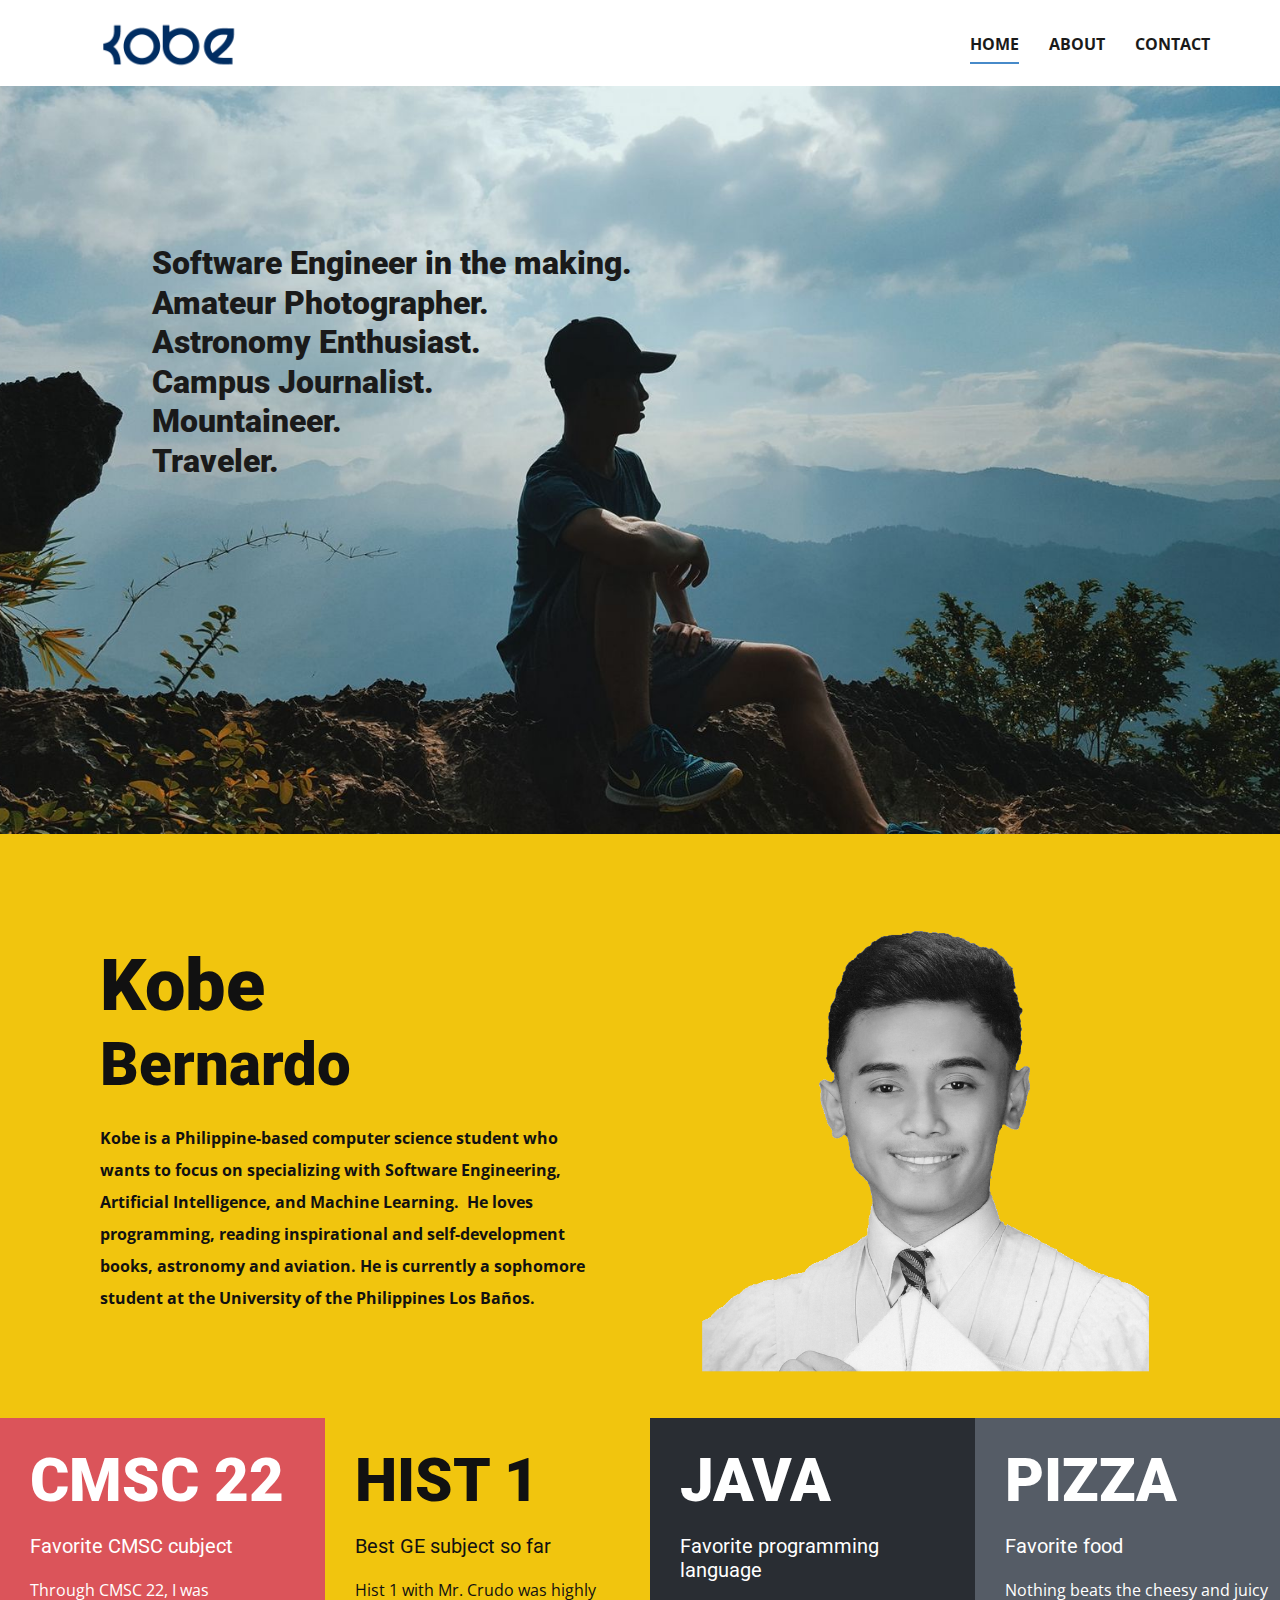
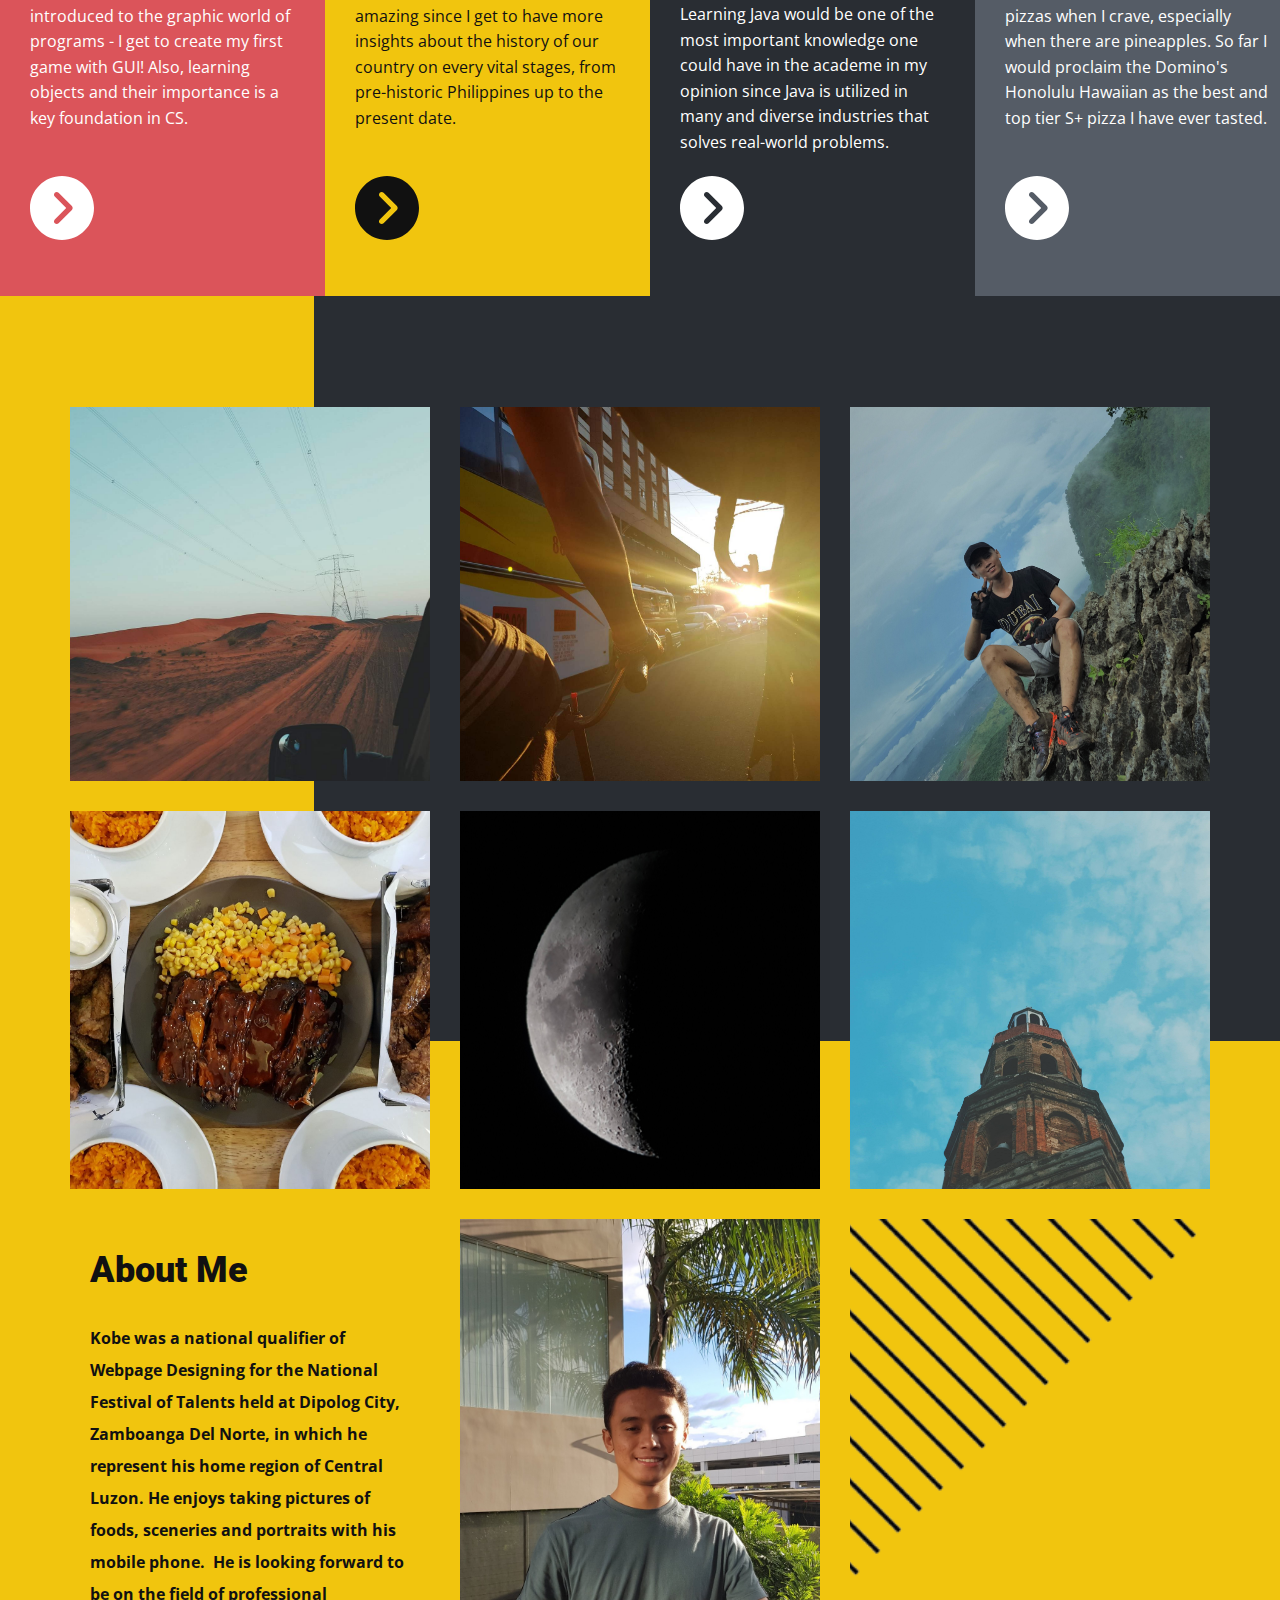
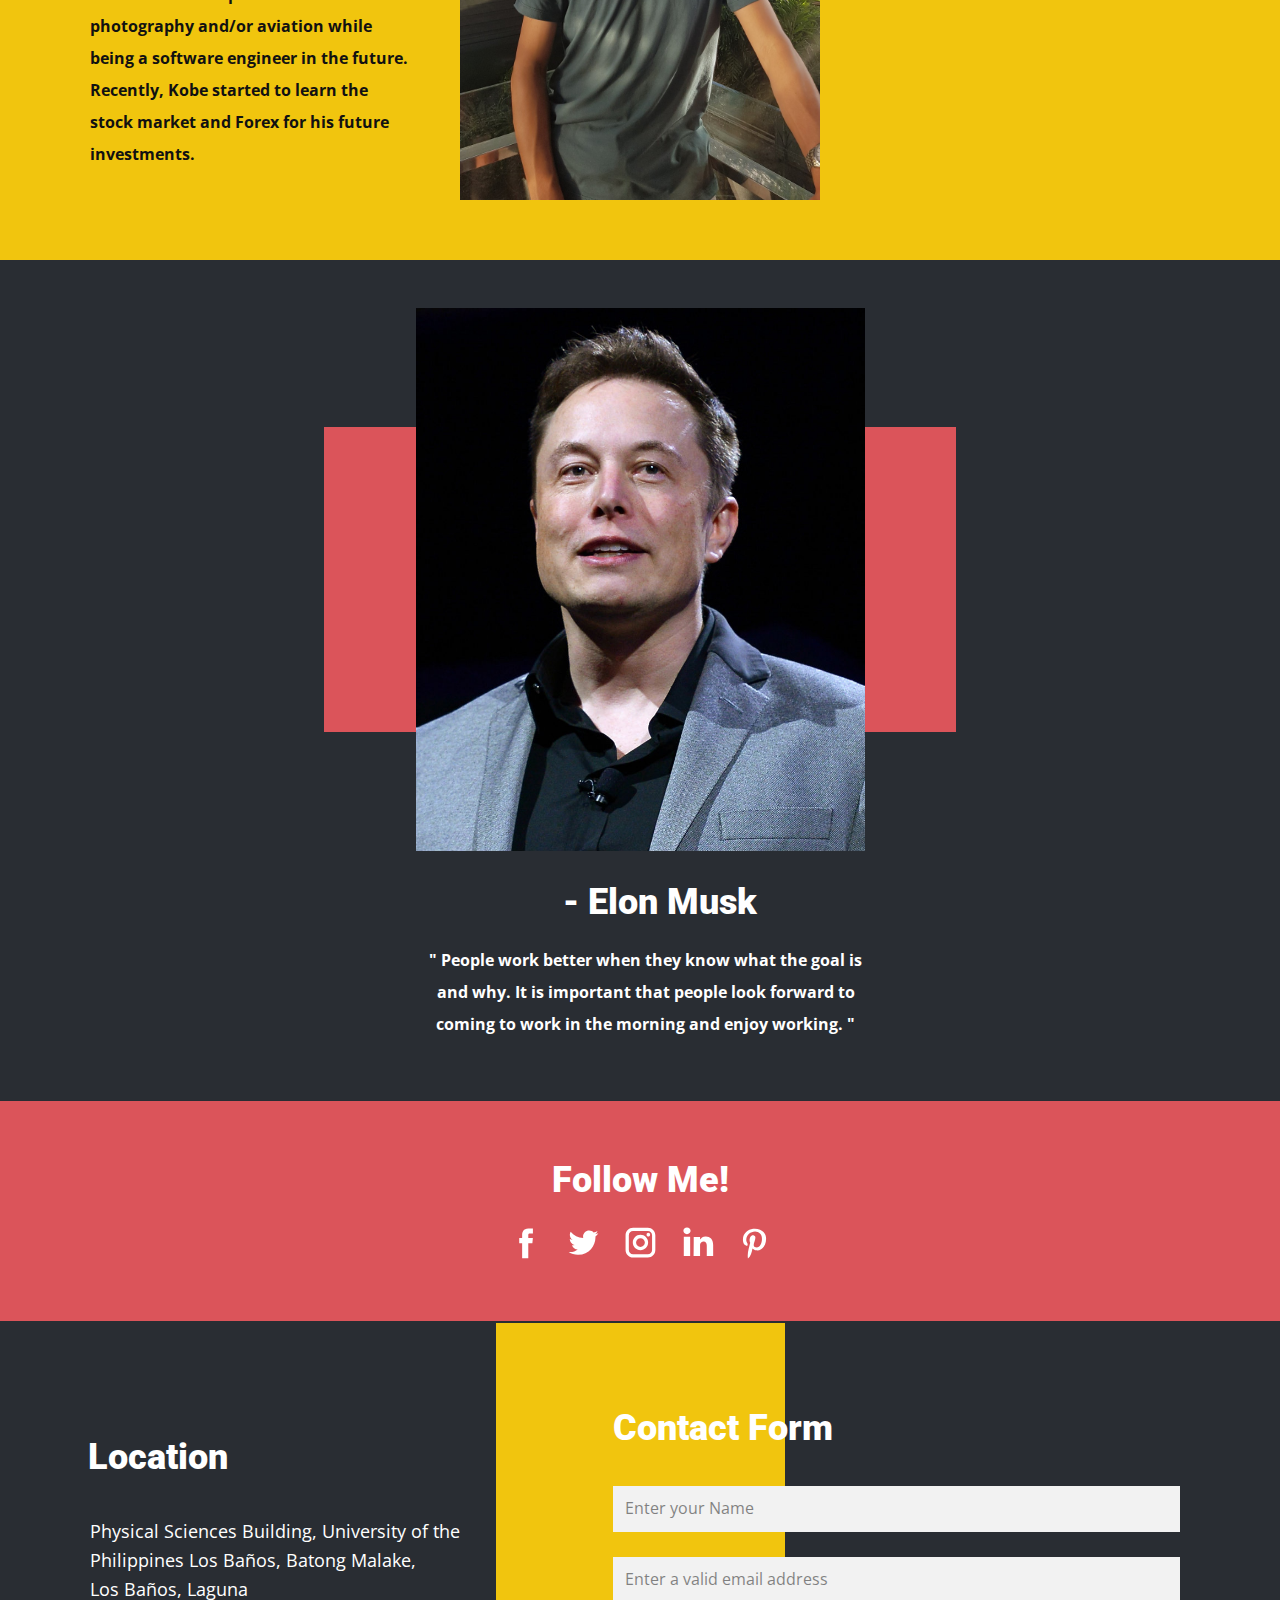
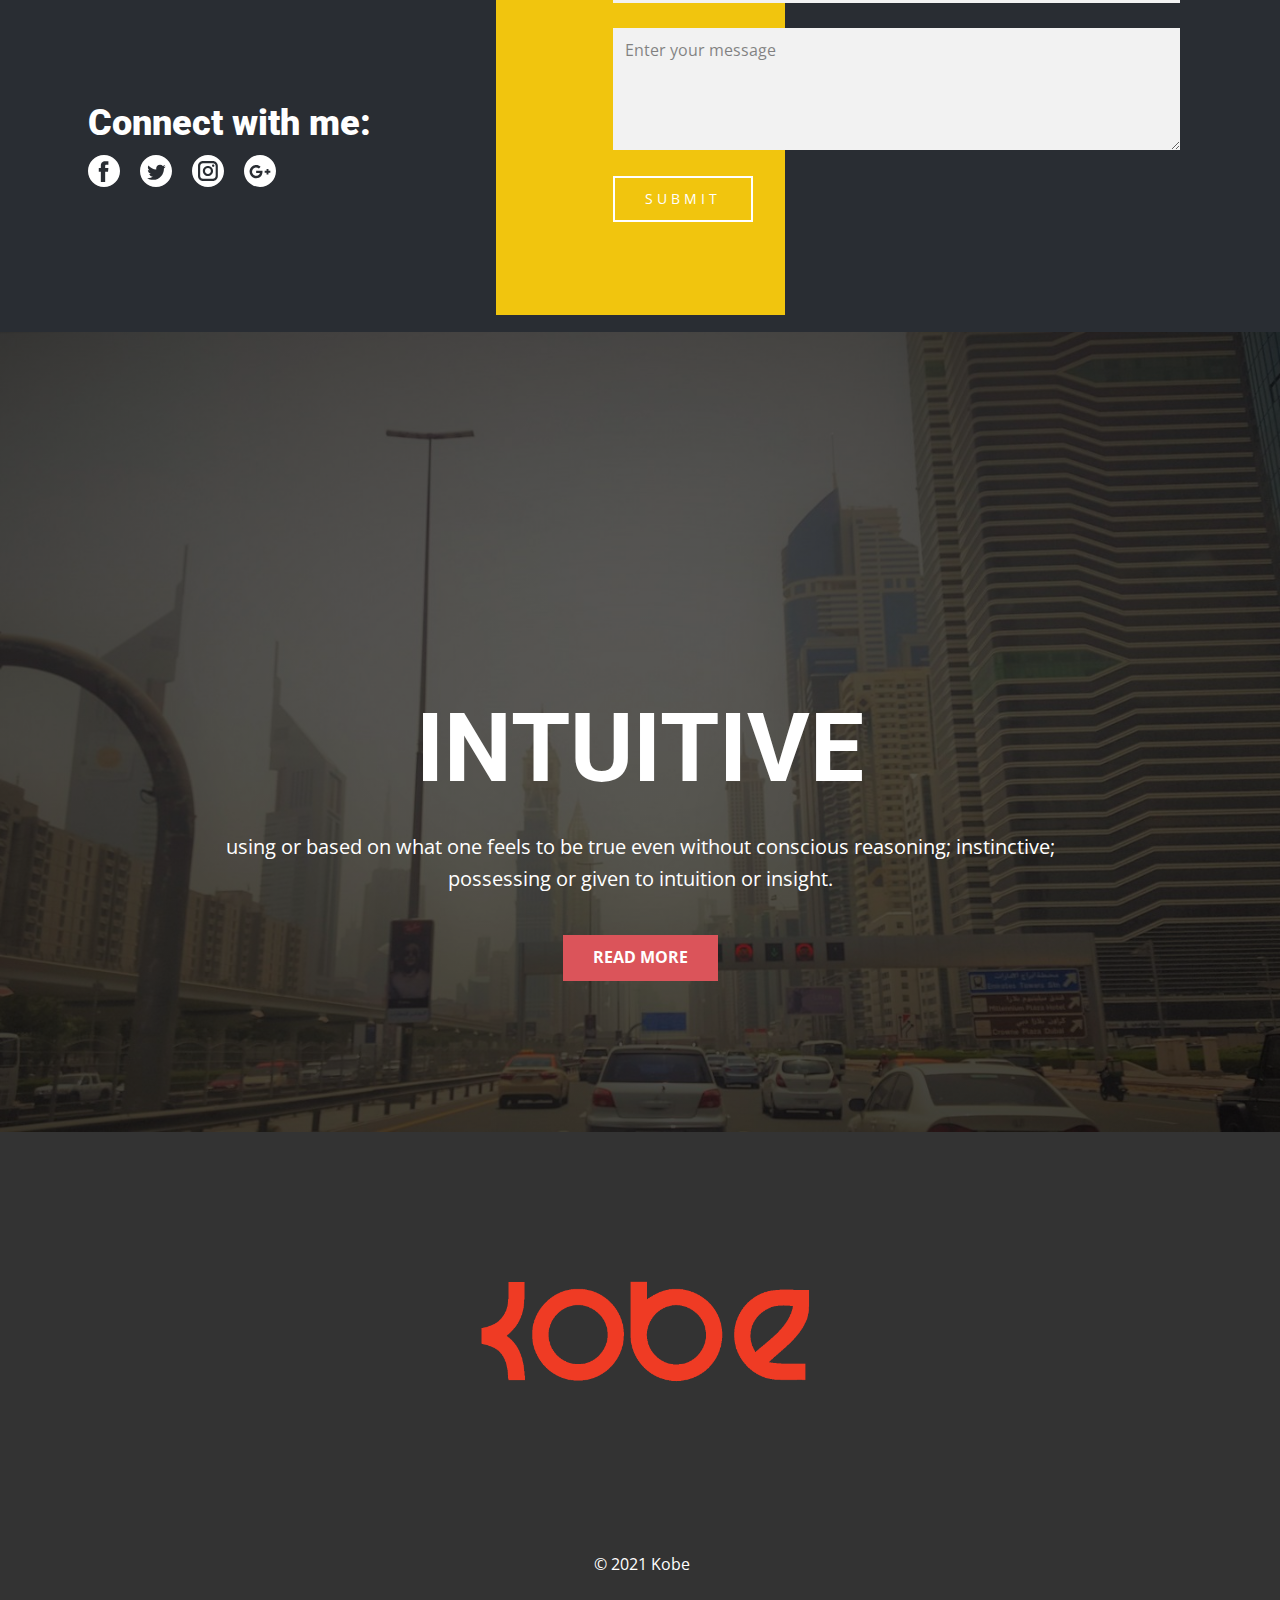
<file: index.html>
<!DOCTYPE html>
<html style="font-size: 16px;">
  <head>
    <meta name="viewport" content="width=device-width, initial-scale=1.0">
    <meta charset="utf-8">
    <meta name="keywords" content="Software Engineer.Amateur Photographer.Astronomy Enthusiast.Campus Journalist.Mountaineer.Traveler.Iskolar., KobeBernardo, 01, 02, 03, 04, Follow Us!, Location, Follow us, Contact Form, INTUITIVE">
    <meta name="description" content="">
    <meta name="page_type" content="np-template-header-footer-from-plugin">
    <title>Home</title>
    <link rel="stylesheet" href="nicepage.css" media="screen">
<link rel="stylesheet" href="Home.css" media="screen">
    <script class="u-script" type="text/javascript" src="jquery.js" defer=""></script>
    <script class="u-script" type="text/javascript" src="nicepage.js" defer=""></script>
    <meta name="generator" content="Nicepage 3.15.3, nicepage.com">
    <link id="u-theme-google-font" rel="stylesheet" href="https://fonts.googleapis.com/css?family=Roboto:100,100i,300,300i,400,400i,500,500i,700,700i,900,900i|Open+Sans:300,300i,400,400i,600,600i,700,700i,800,800i">
    
    
    
    
    
    
    
    
    
    <script type="application/ld+json">{
		"@context": "http://schema.org",
		"@type": "Organization",
		"name": "",
		"url": "index.html",
		"logo": "images/Screenshot259.png"
}</script>
    <meta property="og:title" content="Home">
    <meta property="og:type" content="website">
    <meta name="theme-color" content="#478ac9">
    <link rel="canonical" href="index.html">
    <meta property="og:url" content="index.html">
  </head>
  <body data-home-page="Home.html" data-home-page-title="Home" class="u-body"><header class="u-clearfix u-header u-header" id="sec-4ed5"><div class="u-clearfix u-sheet u-sheet-1">
        <a href="https://nicepage.com" class="u-image u-logo u-image-1" data-image-width="1920" data-image-height="1080">
          <img src="images/Screenshot259.png" class="u-logo-image u-logo-image-1" data-image-width="227.05">
        </a>
        <nav class="u-menu u-menu-dropdown u-offcanvas u-menu-1">
          <div class="menu-collapse" style="font-size: 1rem; letter-spacing: 0px; font-weight: 700; text-transform: uppercase;">
            <a class="u-button-style u-custom-active-border-color u-custom-active-color u-custom-border u-custom-border-color u-custom-borders u-custom-hover-border-color u-custom-hover-color u-custom-left-right-menu-spacing u-custom-padding-bottom u-custom-text-active-color u-custom-text-color u-custom-text-hover-color u-custom-top-bottom-menu-spacing u-nav-link u-text-active-palette-1-base u-text-hover-palette-2-base" href="#">
              <svg><use xmlns:xlink="http://www.w3.org/1999/xlink" xlink:href="#menu-hamburger"></use></svg>
              <svg version="1.1" xmlns="http://www.w3.org/2000/svg" xmlns:xlink="http://www.w3.org/1999/xlink"><defs><symbol id="menu-hamburger" viewBox="0 0 16 16" style="width: 16px; height: 16px;"><rect y="1" width="16" height="2"></rect><rect y="7" width="16" height="2"></rect><rect y="13" width="16" height="2"></rect>
</symbol>
</defs></svg>
            </a>
          </div>
          <div class="u-custom-menu u-nav-container">
            <ul class="u-nav u-spacing-30 u-unstyled u-nav-1"><li class="u-nav-item"><a class="u-border-2 u-border-active-palette-1-base u-border-hover-palette-1-light-1 u-border-no-left u-border-no-right u-border-no-top u-button-style u-nav-link u-text-active-grey-90 u-text-grey-90 u-text-hover-grey-90" href="Home.html" style="padding: 10px 0px;">Home</a>
</li><li class="u-nav-item"><a class="u-border-2 u-border-active-palette-1-base u-border-hover-palette-1-light-1 u-border-no-left u-border-no-right u-border-no-top u-button-style u-nav-link u-text-active-grey-90 u-text-grey-90 u-text-hover-grey-90" href="Home.html#carousel_6d48" data-page-id="587127176" style="padding: 10px 0px;">About</a>
</li><li class="u-nav-item"><a class="u-border-2 u-border-active-palette-1-base u-border-hover-palette-1-light-1 u-border-no-left u-border-no-right u-border-no-top u-button-style u-nav-link u-text-active-grey-90 u-text-grey-90 u-text-hover-grey-90" href="Home.html#carousel_881e" data-page-id="587127176" style="padding: 10px 0px;">Contact</a>
</li></ul>
          </div>
          <div class="u-custom-menu u-nav-container-collapse">
            <div class="u-black u-container-style u-inner-container-layout u-opacity u-opacity-95 u-sidenav">
              <div class="u-sidenav-overflow">
                <div class="u-menu-close"></div>
                <ul class="u-align-center u-nav u-popupmenu-items u-unstyled u-nav-2"><li class="u-nav-item"><a class="u-button-style u-nav-link" href="Home.html" style="padding: 10px 0px;">Home</a>
</li><li class="u-nav-item"><a class="u-button-style u-nav-link" href="Home.html#carousel_6d48" data-page-id="587127176" style="padding: 10px 0px;">About</a>
</li><li class="u-nav-item"><a class="u-button-style u-nav-link" href="Home.html#carousel_881e" data-page-id="587127176" style="padding: 10px 0px;">Contact</a>
</li></ul>
              </div>
            </div>
            <div class="u-black u-menu-overlay u-opacity u-opacity-70"></div>
          </div>
        </nav>
      </div></header>
    <section class="u-align-left u-clearfix u-image u-section-1" id="carousel_404e" data-image-width="1600" data-image-height="900">
      <div class="u-clearfix u-sheet u-sheet-1">
        <h2 class="u-text u-text-body-alt-color u-text-1">
          <span class="u-text-grey-90" style="font-size: 2rem;">Software Engineer in the making.<br>Amateur Photographer.<br>Astronomy Enthusiast.<br>Campus Journalist.<br>Mountaineer.<br>Traveler.<br>
            <br>
          </span>
          <br>
        </h2>
      </div>
    </section>
    <section class="u-clearfix u-palette-3-base u-section-2" id="carousel_e2fa">
      <div class="u-clearfix u-sheet u-sheet-1">
        <div class="u-clearfix u-expanded-width u-layout-wrap u-layout-wrap-1">
          <div class="u-layout">
            <div class="u-layout-row">
              <div class="u-align-center-sm u-align-center-xs u-align-left-lg u-align-left-md u-align-left-xl u-container-style u-layout-cell u-left-cell u-size-30 u-layout-cell-1">
                <div class="u-container-layout u-container-layout-1">
                  <h2 class="u-text u-text-1">
                    <span style="font-size: 4.5rem;">Kobe</span>
                    <br>Bernardo
                  </h2>
                  <p class="u-text u-text-2">Kobe is a Philippine-based computer science student who wants to focus on specializing with Software Engineering, Artificial Intelligence, and Machine Learning.&nbsp; He loves programming, reading inspirational and self-development books, astronomy and aviation. He is currently a sophomore student at the University of the Philippines Los Baños.</p>
                </div>
              </div>
              <div class="u-container-style u-layout-cell u-right-cell u-size-30 u-layout-cell-2">
                <div class="u-container-layout u-container-layout-2">
                  <img class="u-image u-image-1" src="images/Kobegrad.png" data-image-width="718" data-image-height="720">
                </div>
              </div>
            </div>
          </div>
        </div>
      </div>
    </section>
    <section class="u-clearfix u-custom-color-1 u-valign-middle u-section-3" id="carousel_8a25">
      <div class="u-clearfix u-expanded-width-lg u-expanded-width-md u-expanded-width-sm u-expanded-width-xs u-layout-wrap u-layout-wrap-1">
        <div class="u-layout">
          <div class="u-layout-row">
            <div class="u-align-center-sm u-align-center-xs u-container-style u-layout-cell u-left-cell u-palette-2-base u-size-15 u-size-30-md u-layout-cell-1">
              <div class="u-container-layout u-valign-top u-container-layout-1">
                <h2 class="u-text u-text-1">CMSC 22</h2>
                <h4 class="u-text u-text-2">Favorite CMSC cubject</h4>
                <p class="u-text u-text-3">Through CMSC 22, I was introduced to the graphic world of programs - I get to create my first game with GUI! Also, learning objects and their importance is a key foundation in CS.</p><span class="u-icon u-icon-circle u-icon-1" data-animation-name="bounceIn" data-animation-duration="1000" data-animation-delay="0" data-animation-direction=""><svg class="u-svg-link" preserveAspectRatio="xMidYMin slice" viewBox="0 0 512 512" style=""><use xmlns:xlink="http://www.w3.org/1999/xlink" xlink:href="#svg-d66b"></use></svg><svg xmlns="http://www.w3.org/2000/svg" xmlns:xlink="http://www.w3.org/1999/xlink" version="1.1" id="svg-d66b" x="0px" y="0px" viewBox="0 0 512 512" style="enable-background:new 0 0 512 512;" xml:space="preserve" class="u-svg-content"><g><g><path d="M256,0C114.837,0,0,114.837,0,256s114.837,256,256,256s256-114.837,256-256S397.163,0,256,0z M335.083,271.083    L228.416,377.749c-4.16,4.16-9.621,6.251-15.083,6.251c-5.461,0-10.923-2.091-15.083-6.251c-8.341-8.341-8.341-21.824,0-30.165    L289.835,256l-91.584-91.584c-8.341-8.341-8.341-21.824,0-30.165s21.824-8.341,30.165,0l106.667,106.667    C343.424,249.259,343.424,262.741,335.083,271.083z"></path>
</g>
</g><g></g><g></g><g></g><g></g><g></g><g></g><g></g><g></g><g></g><g></g><g></g><g></g><g></g><g></g><g></g></svg></span>
              </div>
            </div>
            <div class="u-align-center-sm u-align-center-xs u-container-style u-layout-cell u-palette-3-base u-size-15 u-size-30-md u-layout-cell-2">
              <div class="u-container-layout u-valign-top u-container-layout-2">
                <h2 class="u-text u-text-4">HIST 1</h2>
                <h4 class="u-text u-text-5">Best GE subject so far</h4>
                <p class="u-text u-text-6">Hist 1 with Mr. Crudo was highly amazing since I get to have more insights about the history of our country on every vital stages, from pre-historic Philippines up to the present date.</p><span class="u-icon u-icon-circle u-icon-2" data-animation-name="bounceIn" data-animation-duration="1000" data-animation-delay="0" data-animation-direction=""><svg class="u-svg-link" preserveAspectRatio="xMidYMin slice" viewBox="0 0 512 512" style=""><use xmlns:xlink="http://www.w3.org/1999/xlink" xlink:href="#svg-925e"></use></svg><svg xmlns="http://www.w3.org/2000/svg" xmlns:xlink="http://www.w3.org/1999/xlink" version="1.1" id="svg-925e" x="0px" y="0px" viewBox="0 0 512 512" style="enable-background:new 0 0 512 512;" xml:space="preserve" class="u-svg-content"><g><g><path d="M256,0C114.837,0,0,114.837,0,256s114.837,256,256,256s256-114.837,256-256S397.163,0,256,0z M335.083,271.083    L228.416,377.749c-4.16,4.16-9.621,6.251-15.083,6.251c-5.461,0-10.923-2.091-15.083-6.251c-8.341-8.341-8.341-21.824,0-30.165    L289.835,256l-91.584-91.584c-8.341-8.341-8.341-21.824,0-30.165s21.824-8.341,30.165,0l106.667,106.667    C343.424,249.259,343.424,262.741,335.083,271.083z"></path>
</g>
</g><g></g><g></g><g></g><g></g><g></g><g></g><g></g><g></g><g></g><g></g><g></g><g></g><g></g><g></g><g></g></svg></span>
              </div>
            </div>
            <div class="u-align-center-sm u-align-center-xs u-container-style u-layout-cell u-palette-5-dark-3 u-size-15 u-size-30-md u-layout-cell-3">
              <div class="u-container-layout u-valign-top u-container-layout-3">
                <h2 class="u-text u-text-7">JAVA</h2>
                <h4 class="u-text u-text-8">Favorite programming language</h4>
                <p class="u-text u-text-9">Learning Java would be one of the most important knowledge one could have in the academe in my opinion since Java is utilized in many and diverse industries that solves real-world problems.</p><span class="u-icon u-icon-circle u-icon-3" data-animation-name="bounceIn" data-animation-duration="1000" data-animation-delay="0" data-animation-direction=""><svg class="u-svg-link" preserveAspectRatio="xMidYMin slice" viewBox="0 0 512 512" style=""><use xmlns:xlink="http://www.w3.org/1999/xlink" xlink:href="#svg-2257"></use></svg><svg xmlns="http://www.w3.org/2000/svg" xmlns:xlink="http://www.w3.org/1999/xlink" version="1.1" id="svg-2257" x="0px" y="0px" viewBox="0 0 512 512" style="enable-background:new 0 0 512 512;" xml:space="preserve" class="u-svg-content"><g><g><path d="M256,0C114.837,0,0,114.837,0,256s114.837,256,256,256s256-114.837,256-256S397.163,0,256,0z M335.083,271.083    L228.416,377.749c-4.16,4.16-9.621,6.251-15.083,6.251c-5.461,0-10.923-2.091-15.083-6.251c-8.341-8.341-8.341-21.824,0-30.165    L289.835,256l-91.584-91.584c-8.341-8.341-8.341-21.824,0-30.165s21.824-8.341,30.165,0l106.667,106.667    C343.424,249.259,343.424,262.741,335.083,271.083z"></path>
</g>
</g><g></g><g></g><g></g><g></g><g></g><g></g><g></g><g></g><g></g><g></g><g></g><g></g><g></g><g></g><g></g></svg></span>
              </div>
            </div>
            <div class="u-align-center-sm u-align-center-xs u-container-style u-layout-cell u-palette-5-dark-2 u-right-cell u-size-15 u-size-30-md u-layout-cell-4">
              <div class="u-container-layout u-valign-top u-container-layout-4">
                <h2 class="u-text u-text-10">PIZZA</h2>
                <h4 class="u-text u-text-11">Favorite food</h4>
                <p class="u-text u-text-12">Nothing beats the cheesy and juicy pizzas when I crave, especially when there are pineapples. So far I would proclaim the Domino's Honolulu Hawaiian as the best and top tier S+ pizza I have ever tasted.</p><span class="u-icon u-icon-circle u-icon-4" data-animation-name="bounceIn" data-animation-duration="1000" data-animation-delay="0" data-animation-direction=""><svg class="u-svg-link" preserveAspectRatio="xMidYMin slice" viewBox="0 0 512 512" style=""><use xmlns:xlink="http://www.w3.org/1999/xlink" xlink:href="#svg-2da1"></use></svg><svg xmlns="http://www.w3.org/2000/svg" xmlns:xlink="http://www.w3.org/1999/xlink" version="1.1" id="svg-2da1" x="0px" y="0px" viewBox="0 0 512 512" style="enable-background:new 0 0 512 512;" xml:space="preserve" class="u-svg-content"><g><g><path d="M256,0C114.837,0,0,114.837,0,256s114.837,256,256,256s256-114.837,256-256S397.163,0,256,0z M335.083,271.083    L228.416,377.749c-4.16,4.16-9.621,6.251-15.083,6.251c-5.461,0-10.923-2.091-15.083-6.251c-8.341-8.341-8.341-21.824,0-30.165    L289.835,256l-91.584-91.584c-8.341-8.341-8.341-21.824,0-30.165s21.824-8.341,30.165,0l106.667,106.667    C343.424,249.259,343.424,262.741,335.083,271.083z"></path>
</g>
</g><g></g><g></g><g></g><g></g><g></g><g></g><g></g><g></g><g></g><g></g><g></g><g></g><g></g><g></g><g></g></svg></span>
              </div>
            </div>
          </div>
        </div>
      </div>
    </section>
    <section class="u-clearfix u-palette-3-base u-valign-top u-section-4" id="carousel_6d48">
      <div class="u-palette-5-dark-3 u-shape u-shape-rectangle u-shape-1"></div>
      <div class="u-clearfix u-gutter-30 u-layout-wrap u-layout-wrap-1">
        <div class="u-gutter-0 u-layout">
          <div class="u-layout-col">
            <div class="u-size-20">
              <div class="u-layout-row">
                <div class="u-container-style u-effect-hover-zoom u-layout-cell u-left-cell u-size-20 u-layout-cell-1" data-image-width="4078" data-image-height="2988" data-animation-name="fadeIn" data-animation-duration="1000" data-animation-delay="0" data-animation-direction="">
                  <div class="u-background-effect u-expanded">
                    <div class="u-background-effect-image u-expanded u-image u-image-1" data-image-width="4078" data-image-height="2988"></div>
                  </div>
                  <div class="u-container-layout"></div>
                </div>
                <div class="u-container-style u-effect-hover-zoom u-layout-cell u-size-20 u-layout-cell-2" data-image-width="1600" data-image-height="1200" data-animation-name="fadeIn" data-animation-duration="1000" data-animation-delay="0" data-animation-direction="">
                  <div class="u-background-effect u-expanded">
                    <div class="u-background-effect-image u-expanded u-image u-image-2" data-image-width="1600" data-image-height="1200"></div>
                  </div>
                  <div class="u-container-layout"></div>
                </div>
                <div class="u-container-style u-effect-hover-zoom u-hidden-sm u-hidden-xs u-layout-cell u-right-cell u-size-20 u-layout-cell-3" data-image-width="1233" data-image-height="900" data-animation-name="fadeIn" data-animation-duration="1000" data-animation-delay="0">
                  <div class="u-background-effect u-expanded">
                    <div class="u-background-effect-image u-expanded u-image u-image-3" data-image-width="2847" data-image-height="3595"></div>
                  </div>
                  <div class="u-container-layout"></div>
                </div>
              </div>
            </div>
            <div class="u-size-20">
              <div class="u-layout-row">
                <div class="u-container-style u-effect-hover-zoom u-layout-cell u-left-cell u-size-20 u-layout-cell-4" data-image-width="4032" data-image-height="3024" data-animation-name="pulse" data-animation-duration="1000" data-animation-delay="0" data-animation-direction="">
                  <div class="u-background-effect u-expanded">
                    <div class="u-background-effect-image u-expanded u-image u-image-4" data-image-width="4032" data-image-height="3024"></div>
                  </div>
                  <div class="u-container-layout"></div>
                </div>
                <div class="u-container-style u-effect-hover-zoom u-layout-cell u-size-20 u-layout-cell-5" data-image-width="4032" data-image-height="3024" data-animation-name="pulse" data-animation-duration="1000" data-animation-delay="0" data-animation-direction="">
                  <div class="u-background-effect u-expanded">
                    <div class="u-background-effect-image u-expanded u-image u-image-5" data-image-width="4032" data-image-height="3024"></div>
                  </div>
                  <div class="u-container-layout"></div>
                </div>
                <div class="u-container-style u-effect-hover-zoom u-layout-cell u-right-cell u-size-20 u-layout-cell-6" data-image-width="3619" data-image-height="2988" data-animation-name="pulse" data-animation-duration="1000" data-animation-delay="0" data-animation-direction="">
                  <div class="u-background-effect u-expanded">
                    <div class="u-background-effect-image u-expanded u-image u-image-6" data-image-width="3619" data-image-height="2988"></div>
                  </div>
                  <div class="u-container-layout"></div>
                </div>
              </div>
            </div>
            <div class="u-size-20">
              <div class="u-layout-row">
                <div class="u-container-style u-layout-cell u-left-cell u-size-20 u-layout-cell-7">
                  <div class="u-container-layout u-valign-middle u-container-layout-7">
                    <h3 class="u-text u-text-1">About Me</h3>
                    <p class="u-text u-text-2">Kobe was a national qualifier of Webpage Designing for the National Festival of Talents held at Dipolog City, Zamboanga Del Norte, in which he represent his home region of Central Luzon. He enjoys taking pictures of foods, sceneries and portraits with his mobile phone.&nbsp; He is looking forward to be on the field of professional photography and/or aviation while being a software engineer in the future. Recently, Kobe started to learn the stock market and Forex for his future investments.</p>
                  </div>
                </div>
                <div class="u-container-style u-effect-hover-zoom u-layout-cell u-size-20 u-layout-cell-8" data-image-width="2299" data-image-height="3778" data-animation-name="fadeIn" data-animation-duration="1000" data-animation-delay="0" data-animation-direction="">
                  <div class="u-background-effect u-expanded">
                    <div class="u-background-effect-image u-expanded u-image u-image-7" data-image-width="2299" data-image-height="3778"></div>
                  </div>
                  <div class="u-container-layout"></div>
                </div>
                <div class="u-container-style u-image u-layout-cell u-right-cell u-size-20 u-image-8">
                  <div class="u-container-layout u-valign-middle"></div>
                </div>
              </div>
            </div>
          </div>
        </div>
      </div>
    </section>
    <section class="u-align-center u-clearfix u-palette-5-dark-3 u-section-5" id="carousel_f52a">
      <div class="u-clearfix u-sheet u-sheet-1">
        <div class="u-container-style u-expanded-width-sm u-expanded-width-xs u-group u-palette-2-base u-shape-rectangle u-group-1">
          <div class="u-container-layout u-container-layout-1"></div>
        </div>
        <img src="images/180515-10thingselonmusk-editorial.jpg" alt="" class="u-image u-image-default u-image-1" data-image-width="1532" data-image-height="985">
        <h3 class="u-text u-text-body-alt-color u-text-1">- Elon Musk</h3>
        <p class="u-text u-text-body-alt-color u-text-2">" People work better when they know what the goal is and why. It is important that people look forward to coming to work in the morning and enjoy working. "</p>
      </div>
    </section>
    <section class="u-align-center u-clearfix u-palette-2-base u-section-6" id="carousel_5c2f">
      <div class="u-clearfix u-sheet u-valign-middle u-sheet-1">
        <h2 class="u-text u-text-1">Follow Me!</h2>
        <div class="u-social-icons u-spacing-20 u-social-icons-1">
          <a class="u-social-url" target="_blank" href=""><span class="u-icon u-icon-circle u-social-facebook u-social-icon u-icon-1">
          <svg class="u-svg-link" preserveAspectRatio="xMidYMin slice" viewBox="0 0 112 112" style=""><use xmlns:xlink="http://www.w3.org/1999/xlink" xlink:href="#svg-f107"></use></svg>
          <svg x="0px" y="0px" viewBox="0 0 112 112" id="svg-f107" class="u-svg-content"><path d="M75.5,28.8H65.4c-1.5,0-4,0.9-4,4.3v9.4h13.9l-1.5,15.8H61.4v45.1H42.8V58.3h-8.8V42.4h8.8V32.2 c0-7.4,3.4-18.8,18.8-18.8h13.8v15.4H75.5z"></path></svg>
        </span>
          </a>
          <a class="u-social-url" target="_blank" href=""><span class="u-icon u-icon-circle u-social-icon u-social-twitter u-icon-2">
          <svg class="u-svg-link" preserveAspectRatio="xMidYMin slice" viewBox="0 0 112 112" style=""><use xmlns:xlink="http://www.w3.org/1999/xlink" xlink:href="#svg-e140"></use></svg>
          <svg x="0px" y="0px" viewBox="0 0 112 112" id="svg-e140" class="u-svg-content"><path d="M92.2,38.2c0,0.8,0,1.6,0,2.3c0,24.3-18.6,52.4-52.6,52.4c-10.6,0.1-20.2-2.9-28.5-8.2 c1.4,0.2,2.9,0.2,4.4,0.2c8.7,0,16.7-2.9,23-7.9c-8.1-0.2-14.9-5.5-17.3-12.8c1.1,0.2,2.4,0.2,3.4,0.2c1.6,0,3.3-0.2,4.8-0.7 c-8.4-1.6-14.9-9.2-14.9-18c0-0.2,0-0.2,0-0.2c2.5,1.4,5.4,2.2,8.4,2.3c-5-3.3-8.3-8.9-8.3-15.4c0-3.4,1-6.5,2.5-9.2 c9.1,11.1,22.7,18.5,38,19.2c-0.2-1.4-0.4-2.8-0.4-4.3c0.1-10,8.3-18.2,18.5-18.2c5.4,0,10.1,2.2,13.5,5.7c4.3-0.8,8.1-2.3,11.7-4.5 c-1.4,4.3-4.3,7.9-8.1,10.1c3.7-0.4,7.3-1.4,10.6-2.9C98.9,32.3,95.7,35.5,92.2,38.2z"></path></svg>
        </span>
          </a>
          <a class="u-social-url" target="_blank" href=""><span class="u-icon u-icon-circle u-social-icon u-social-instagram u-icon-3">
          <svg class="u-svg-link" preserveAspectRatio="xMidYMin slice" viewBox="0 0 112 112" style=""><use xmlns:xlink="http://www.w3.org/1999/xlink" xlink:href="#svg-4718"></use></svg>
          <svg x="0px" y="0px" viewBox="0 0 112 112" id="svg-4718" class="u-svg-content"><path d="M55.9,32.9c-12.8,0-23.2,10.4-23.2,23.2s10.4,23.2,23.2,23.2s23.2-10.4,23.2-23.2S68.7,32.9,55.9,32.9z M55.9,69.4c-7.4,0-13.3-6-13.3-13.3c-0.1-7.4,6-13.3,13.3-13.3s13.3,6,13.3,13.3C69.3,63.5,63.3,69.4,55.9,69.4z"></path><path d="M79.7,26.8c-3,0-5.4,2.5-5.4,5.4s2.5,5.4,5.4,5.4c3,0,5.4-2.5,5.4-5.4S82.7,26.8,79.7,26.8z"></path><path d="M78.2,11H33.5C21,11,10.8,21.3,10.8,33.7v44.7c0,12.6,10.2,22.8,22.7,22.8h44.7c12.6,0,22.7-10.2,22.7-22.7 V33.7C100.8,21.1,90.6,11,78.2,11z M91,78.4c0,7.1-5.8,12.8-12.8,12.8H33.5c-7.1,0-12.8-5.8-12.8-12.8V33.7 c0-7.1,5.8-12.8,12.8-12.8h44.7c7.1,0,12.8,5.8,12.8,12.8V78.4z"></path></svg>
        </span>
          </a>
          <a class="u-social-url" target="_blank" href="#"><span class="u-icon u-icon-circle u-social-icon u-social-linkedin u-icon-4">
          <svg class="u-svg-link" preserveAspectRatio="xMidYMin slice" viewBox="0 0 112 112" style=""><use xmlns:xlink="http://www.w3.org/1999/xlink" xlink:href="#svg-438b"></use></svg>
          <svg x="0px" y="0px" viewBox="0 0 112 112" id="svg-438b" class="u-svg-content"><path d="M33.8,96.8H14.5v-58h19.3V96.8z M24.1,30.9L24.1,30.9c-6.6,0-10.8-4.5-10.8-10.1c0-5.8,4.3-10.1,10.9-10.1 S34.9,15,35.1,20.8C35.1,26.4,30.8,30.9,24.1,30.9z M103.3,96.8H84.1v-31c0-7.8-2.7-13.1-9.8-13.1c-5.3,0-8.5,3.6-9.9,7.1 c-0.6,1.3-0.6,3-0.6,4.8V97H44.5c0,0,0.3-52.6,0-58h19.3v8.2c2.6-3.9,7.2-9.6,17.4-9.6c12.7,0,22.2,8.4,22.2,26.1V96.8z"></path></svg>
        </span>
          </a>
          <a class="u-social-url" target="_blank" href="#"><span class="u-icon u-icon-circle u-social-icon u-social-pinterest u-icon-5">
          <svg class="u-svg-link" preserveAspectRatio="xMidYMin slice" viewBox="0 0 112 112" style=""><use xmlns:xlink="http://www.w3.org/1999/xlink" xlink:href="#svg-3428"></use></svg>
          <svg x="0px" y="0px" viewBox="0 0 112 112" id="svg-3428" class="u-svg-content"><path d="M61.9,79.8c-5.5-0.3-7.8-3.1-12-5.8c-2.3,12.4-5.4,24.3-13.8,30.5c-2.6-18.7,3.8-32.8,6.9-47.7 c-5.1-8.7,0.7-26.2,11.5-21.9c13.5,5.4-11.6,32.3,5.1,35.7c17.6,3.5,24.7-30.5,13.8-41.4c-15.7-16.1-45.7-0.5-42,22.3 c0.9,5.6,6.7,7.2,2.3,15c-10.1-2.2-13-10.2-12.7-20.7c0.6-17.3,15.5-29.3,30.5-31.1c19-2.2,36.8,6.9,39.2,24.7 C93.4,59.5,82.3,81.3,61.9,79.8z"></path></svg>
        </span>
          </a>
        </div>
      </div>
    </section>
    <section class="u-clearfix u-expanded-width-xl u-palette-5-dark-3 u-section-7" id="carousel_881e">
      <div class="u-clearfix u-sheet u-valign-top-lg u-valign-top-xl u-sheet-1">
        <div class="u-absolute-hcenter-md u-absolute-hcenter-sm u-absolute-hcenter-xs u-expanded-height-md u-expanded-height-sm u-expanded-height-xs u-palette-3-base u-shape u-shape-rectangle u-shape-1"></div>
        <div class="u-clearfix u-expanded-width u-gutter-0 u-layout-wrap u-layout-wrap-1">
          <div class="u-gutter-0 u-layout">
            <div class="u-layout-row">
              <div class="u-size-27">
                <div class="u-layout-col">
                  <div class="u-align-center-sm u-align-center-xs u-container-style u-layout-cell u-left-cell u-size-30 u-layout-cell-1">
                    <div class="u-container-layout u-container-layout-1">
                      <h2 class="u-text u-text-1">Location</h2>
                      <p class="u-text u-text-2">Physical Sciences Building, University of the Philippines Los Baños, Batong Malake,&nbsp;<br>Los Baños, Laguna
                      </p>
                    </div>
                  </div>
                  <div class="u-align-center-sm u-align-center-xs u-align-left-lg u-align-left-md u-align-left-xl u-container-style u-layout-cell u-left-cell u-size-30 u-layout-cell-2">
                    <div class="u-container-layout u-container-layout-2">
                      <h2 class="u-text u-text-3">Connect with me:</h2>
                      <div class="u-social-icons u-spacing-20 u-social-icons-1">
                        <a class="u-social-url" target="_blank" href=""><span class="u-icon u-icon-circle u-social-facebook u-social-icon u-icon-1">
                        <svg class="u-svg-link" preserveAspectRatio="xMidYMin slice" viewBox="0 0 112.2 112.2"><use xmlns:xlink="http://www.w3.org/1999/xlink" xlink:href="#svg-05cd"></use></svg>
                        <svg x="0px" y="0px" viewBox="0 0 112.2 112.2" style="enable-background:new 0 0 112.2 112.2;" xml:space="preserve" id="svg-05cd" class="u-svg-content"><path d="M56.1,0C25.1,0,0,25.1,0,56.1c0,31,25.1,56.1,56.1,56.1c31,0,56.1-25.1,56.1-56.1C112.2,25.1,87.1,0,56.1,0z M71.6,34.3h-8.2c-1.3,0-3.2,0.7-3.2,3.5v7.6h11.3l-1.3,12.9h-10V95H45V58.3h-7.2V45.4H45v-8.3c0-6,2.8-15.3,15.3-15.3l11.2,0V34.3z "></path></svg>
                      </span>
                        </a>
                        <a class="u-social-url" target="_blank" href=""><span class="u-icon u-icon-circle u-social-icon u-social-twitter u-icon-2">
                        <svg class="u-svg-link" preserveAspectRatio="xMidYMin slice" viewBox="0 0 112.2 112.2"><use xmlns:xlink="http://www.w3.org/1999/xlink" xlink:href="#svg-ed78"></use></svg>
                        <svg x="0px" y="0px" viewBox="0 0 112.2 112.2" style="enable-background:new 0 0 112.2 112.2;" xml:space="preserve" id="svg-ed78" class="u-svg-content"><path d="M56.1,0C25.1,0,0,25.1,0,56.1s25.1,56.1,56.1,56.1s56.1-25.1,56.1-56.1S87.1,0,56.1,0z M83.8,47.3 c0,0.6,0,1.2,0,1.7c0,17.7-13.5,38.2-38.2,38.2c-7.6,0-14.6-2.2-20.6-6c1,0.1,2.1,0.2,3.2,0.2c6.3,0,12.1-2.1,16.7-5.7 c-5.9-0.1-10.8-4-12.5-9.3c0.8,0.2,1.7,0.2,2.5,0.2c1.2,0,2.4-0.2,3.5-0.5c-6.1-1.2-10.8-6.7-10.8-13.1c0-0.1,0-0.1,0-0.2 c1.8,1,3.9,1.6,6.1,1.7c-3.6-2.4-6-6.5-6-11.2c0-2.5,0.7-4.8,1.8-6.7c6.6,8.1,16.5,13.5,27.6,14c-0.2-1-0.3-2-0.3-3.1 c0-7.4,6-13.4,13.4-13.4c3.9,0,7.3,1.6,9.8,4.2c3.1-0.6,5.9-1.7,8.5-3.3c-1,3.1-3.1,5.8-5.9,7.4c2.7-0.3,5.3-1,7.7-2.1 C88.7,43,86.4,45.4,83.8,47.3z"></path></svg>
                      </span>
                        </a>
                        <a class="u-social-url" target="_blank" href=""><span class="u-icon u-icon-circle u-social-icon u-social-instagram u-icon-3">
                        <svg class="u-svg-link" preserveAspectRatio="xMidYMin slice" viewBox="0 0 112.2 112.2"><use xmlns:xlink="http://www.w3.org/1999/xlink" xlink:href="#svg-556d"></use></svg>
                        <svg x="0px" y="0px" viewBox="0 0 112.2 112.2" style="enable-background:new 0 0 112.2 112.2;" xml:space="preserve" id="svg-556d" class="u-svg-content"><path d="M56.1,0C25.1,0,0,25.1,0,56.1c0,31,25.1,56.1,56.1,56.1c31,0,56.1-25.1,56.1-56.1C112.2,25.1,87.1,0,56.1,0z M90.6,73.4c0,9.6-7.8,17.5-17.5,17.5H38.6c-9.6,0-17.5-7.9-17.5-17.6V38.8c0-9.6,7.8-17.5,17.5-17.5h34.5c9.6,0,17.5,7.8,17.5,17.5 V73.4z"></path><path d="M73.1,28.9H38.6c-5.4,0-9.9,4.4-9.9,9.9v34.5c0,5.4,4.4,9.9,9.9,9.9h34.5c5.4,0,9.9-4.4,9.9-9.9V38.8 C83,33.4,78.6,28.9,73.1,28.9z M55.9,74C46,74,38,66,38,56.1c0-9.9,8-17.9,17.9-17.9c9.9,0,17.9,8,17.9,17.9 C73.8,66,65.8,74,55.9,74z M74.3,41.9c-2.3,0-4.2-1.9-4.2-4.2s1.9-4.2,4.2-4.2c2.3,0,4.2,1.9,4.2,4.2S76.6,41.9,74.3,41.9z"></path><path d="M55.9,45.8c-5.7,0-10.4,4.6-10.3,10.3c0,5.7,4.6,10.3,10.3,10.3s10.3-4.6,10.3-10.3 C66.2,50.4,61.6,45.8,55.9,45.8z"></path></svg>
                      </span>
                        </a>
                        <a class="u-social-url" target="_blank" href=""><span class="u-icon u-icon-circle u-social-google u-social-icon u-icon-4">
                        <svg class="u-svg-link" preserveAspectRatio="xMidYMin slice" viewBox="0 0 112.2 112.2"><use xmlns:xlink="http://www.w3.org/1999/xlink" xlink:href="#svg-af15"></use></svg>
                        <svg x="0px" y="0px" viewBox="0 0 112.2 112.2" style="enable-background:new 0 0 112.2 112.2;" xml:space="preserve" id="svg-af15" class="u-svg-content"><path d="M56.1,0C25.1,0,0,25.1,0,56.1s25.1,56.1,56.1,56.1c31,0,56.1-25.1,56.1-56.1S87.1,0,56.1,0z M60.1,73.8 c-5.7,7.4-16.3,9.5-24.9,6.6c-9.1-3-15.8-12.2-15.6-21.9c-0.5-11.9,10-22.9,21.9-23.1c6.1-0.5,12,1.8,16.6,5.7 c-1.9,2.1-3.8,4.1-5.9,6.1c-4.1-2.5-8.9-4.3-13.7-2.7c-7.6,2.2-12.3,11.2-9.4,18.7c2.3,7.8,11.8,12.1,19.3,8.8 c3.9-1.4,6.4-4.9,7.5-8.8c-4.4-0.1-8.8,0-13.3-0.2c0-2.6,0-5.2,0-7.9c7.4,0,14.7,0,22.1,0C65.2,61.8,64.2,68.7,60.1,73.8z M92.3,61.9c-2.2,0-4.4,0-6.6,0c0,2.2,0,4.4,0,6.6c-2.2,0-4.4,0-6.6,0c0-2.2,0-4.4,0-6.6c-2.2,0-4.4,0-6.6,0c0-2.2,0-4.4,0-6.6 c2.2,0,4.4,0,6.6,0c0-2.2,0-4.4,0.1-6.6c2.2,0,4.4,0,6.6,0c0,2.2,0,4.4,0,6.6c2.2,0,4.4,0,6.6,0C92.3,57.5,92.3,59.7,92.3,61.9z"></path></svg>
                      </span>
                        </a>
                      </div>
                    </div>
                  </div>
                </div>
              </div>
              <div class="u-size-33">
                <div class="u-layout-row">
                  <div class="u-align-center-sm u-align-center-xs u-container-style u-layout-cell u-right-cell u-size-60 u-layout-cell-3">
                    <div class="u-container-layout u-valign-top u-container-layout-3">
                      <h2 class="u-text u-text-4">Contact Form</h2>
                      <div class="u-expanded-width u-form u-form-1">
                        <form action="#" method="POST" class="u-block-c2a4-21 u-clearfix u-form-spacing-25 u-form-vertical u-inner-form" source="custom">
                          <div class="u-form-group u-form-name">
                            <label for="name-e4cc" class="u-form-control-hidden u-label">Name</label>
                            <input type="text" placeholder="Enter your Name" id="name-e4cc" name="name" class="u-border-no-bottom u-border-no-left u-border-no-right u-border-no-top u-grey-5 u-input u-input-rectangle" required="">
                          </div>
                          <div class="u-form-email u-form-group">
                            <label for="email-e4cc" class="u-form-control-hidden u-label">Email</label>
                            <input type="email" placeholder="Enter a valid email address" id="email-e4cc" name="email" class="u-border-no-bottom u-border-no-left u-border-no-right u-border-no-top u-grey-5 u-input u-input-rectangle" required="">
                          </div>
                          <div class="u-form-group u-form-message">
                            <label for="message-e4cc" class="u-form-control-hidden u-label">Message</label>
                            <textarea placeholder="Enter your message" rows="4" cols="50" id="message-e4cc" name="message" class="u-border-no-bottom u-border-no-left u-border-no-right u-border-no-top u-grey-5 u-input u-input-rectangle" required=""></textarea>
                          </div>
                          <div class="u-form-group u-form-submit">
                            <a href="#" class="u-border-2 u-border-white u-btn u-btn-rectangle u-btn-submit u-button-style u-radius-0 u-btn-1">Submit</a>
                            <input type="submit" value="submit" class="u-form-control-hidden u-grey-5">
                          </div>
                          <div class="u-form-send-message u-form-send-success">Thank you! Your message has been sent.</div>
                          <div class="u-form-send-error u-form-send-message">Unable to send your message. Please fix errors then try again.</div>
                          <input type="hidden" value="" name="recaptchaResponse">
                        </form>
                      </div>
                    </div>
                  </div>
                </div>
              </div>
            </div>
          </div>
        </div>
      </div>
    </section>
    <section class="u-align-center u-clearfix u-image u-shading u-section-8" src="" data-image-width="4817" data-image-height="2710" id="sec-2397">
      <div class="u-clearfix u-sheet u-sheet-1">
        <h1 class="u-text u-title u-text-1">INTUITIVE</h1>
        <p class="u-large-text u-text u-text-variant u-text-2">using or based on what one feels to be true even without conscious reasoning; instinctive;<br>possessing or given to intuition or insight.<br>
        </p>
        <a href="#" class="u-btn u-button-style u-palette-2-base u-btn-1">Read More</a>
      </div>
    </section>
    
    
    <footer class="u-align-center u-clearfix u-footer u-grey-80 u-footer" id="sec-b495"><div class="u-clearfix u-sheet u-sheet-1">
        <img class="u-image u-image-default u-image-1" src="images/Screenshot2591.png" alt="" data-image-width="1920" data-image-height="1080">
        <p class="u-text u-text-1">&nbsp;© 2021 Kobe</p>
      </div></footer>

  </body>
</html>
</file>
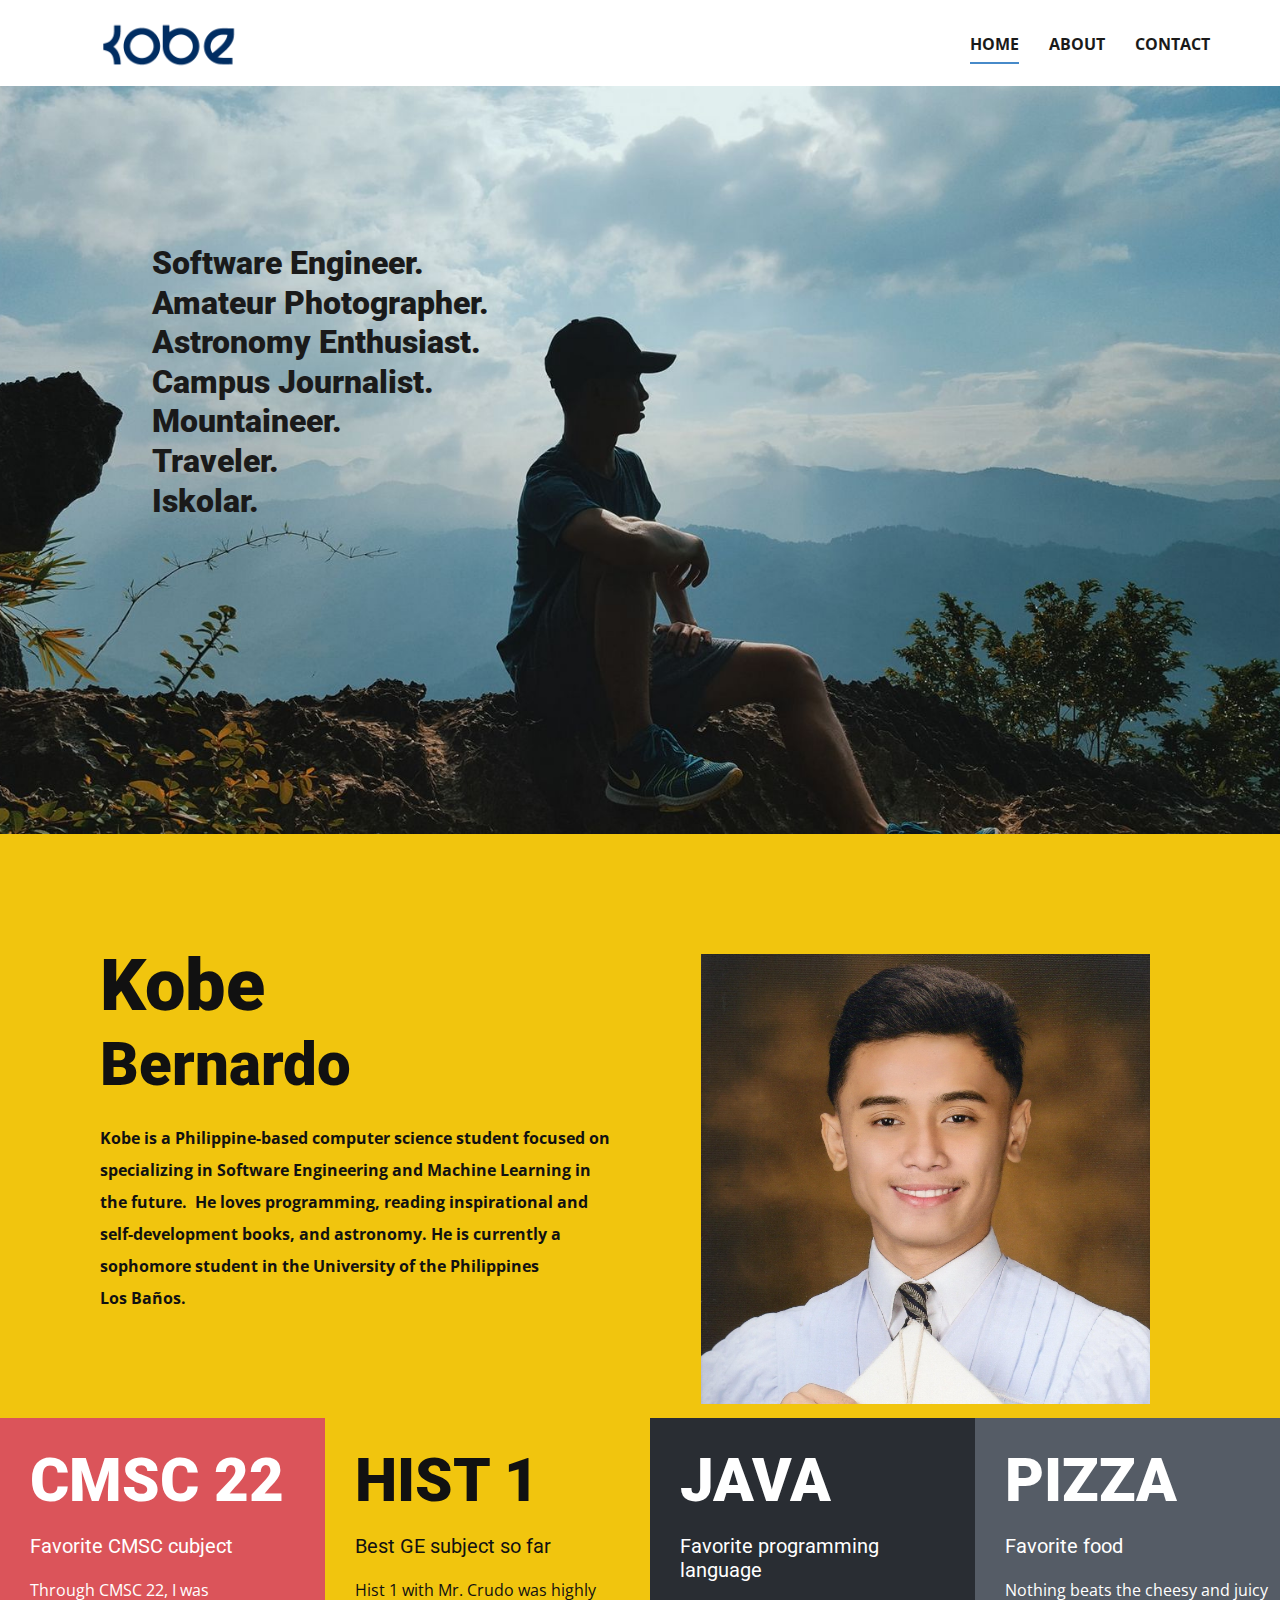
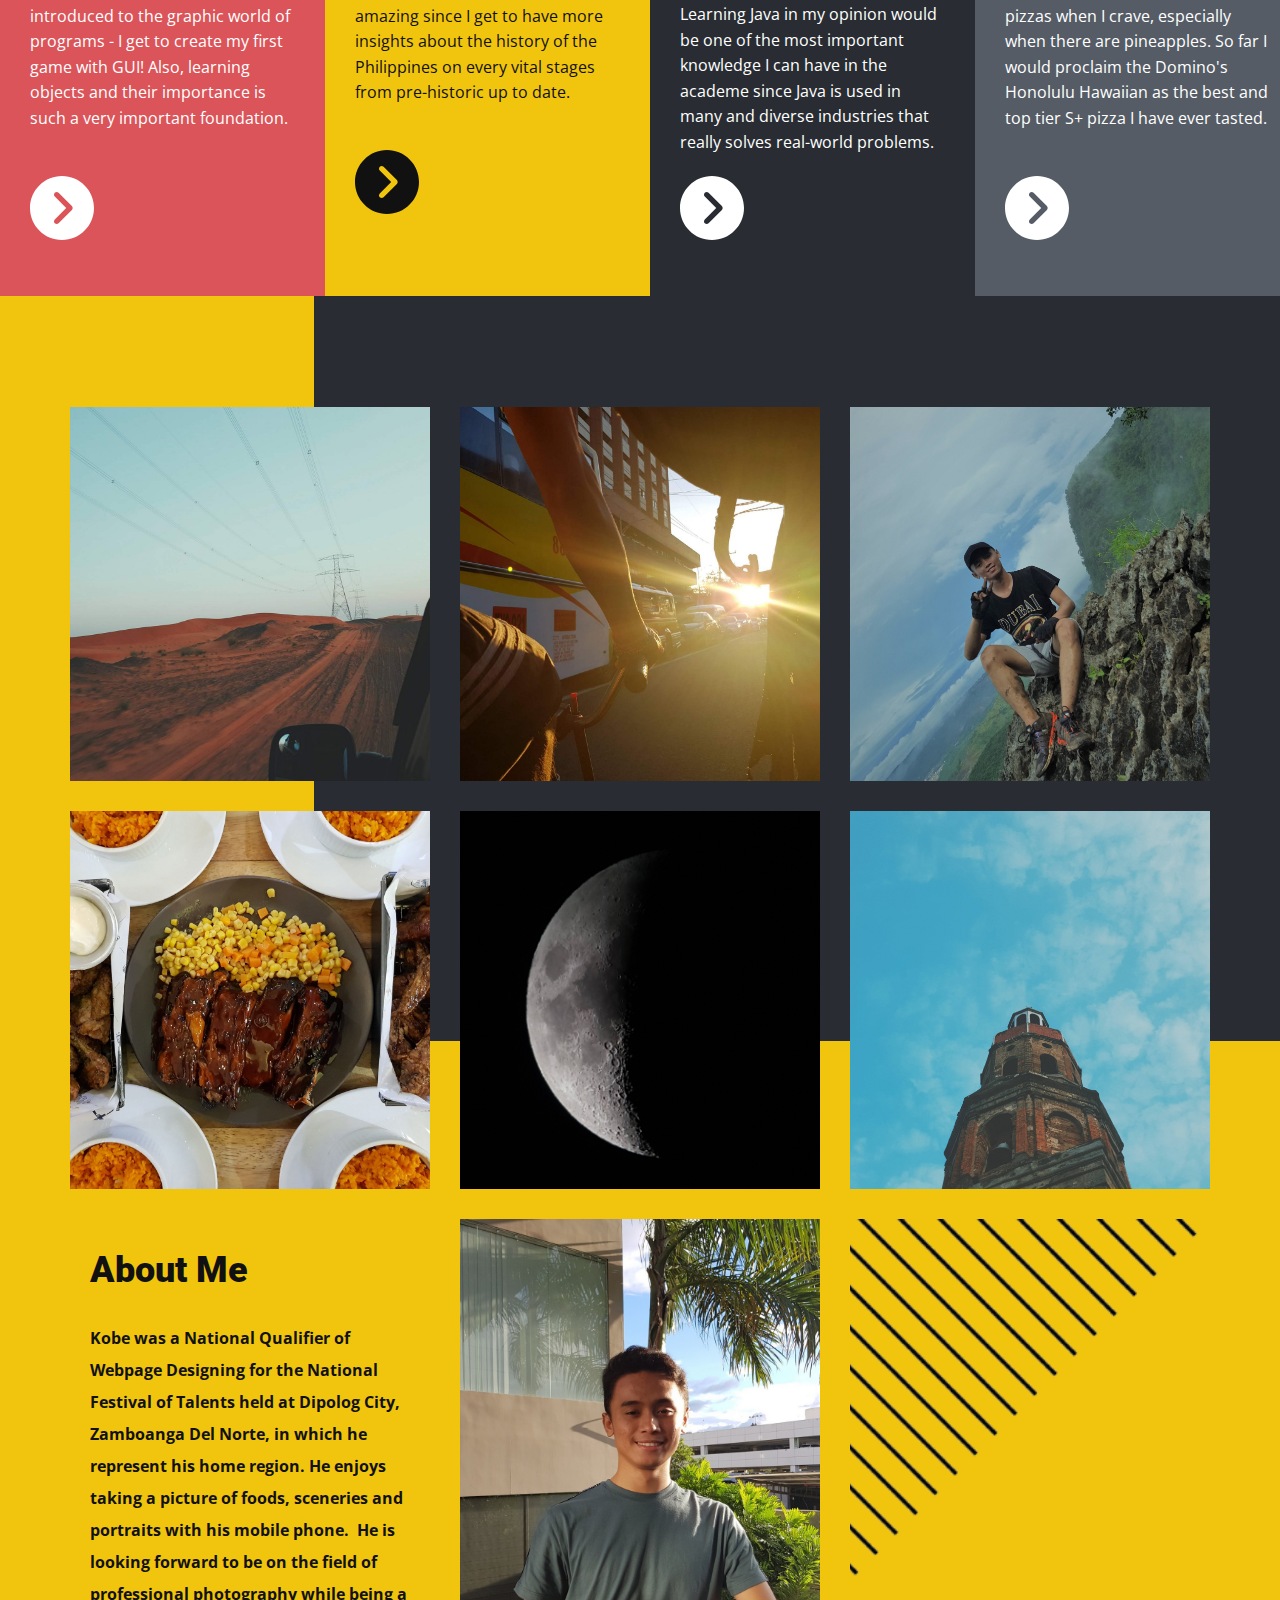
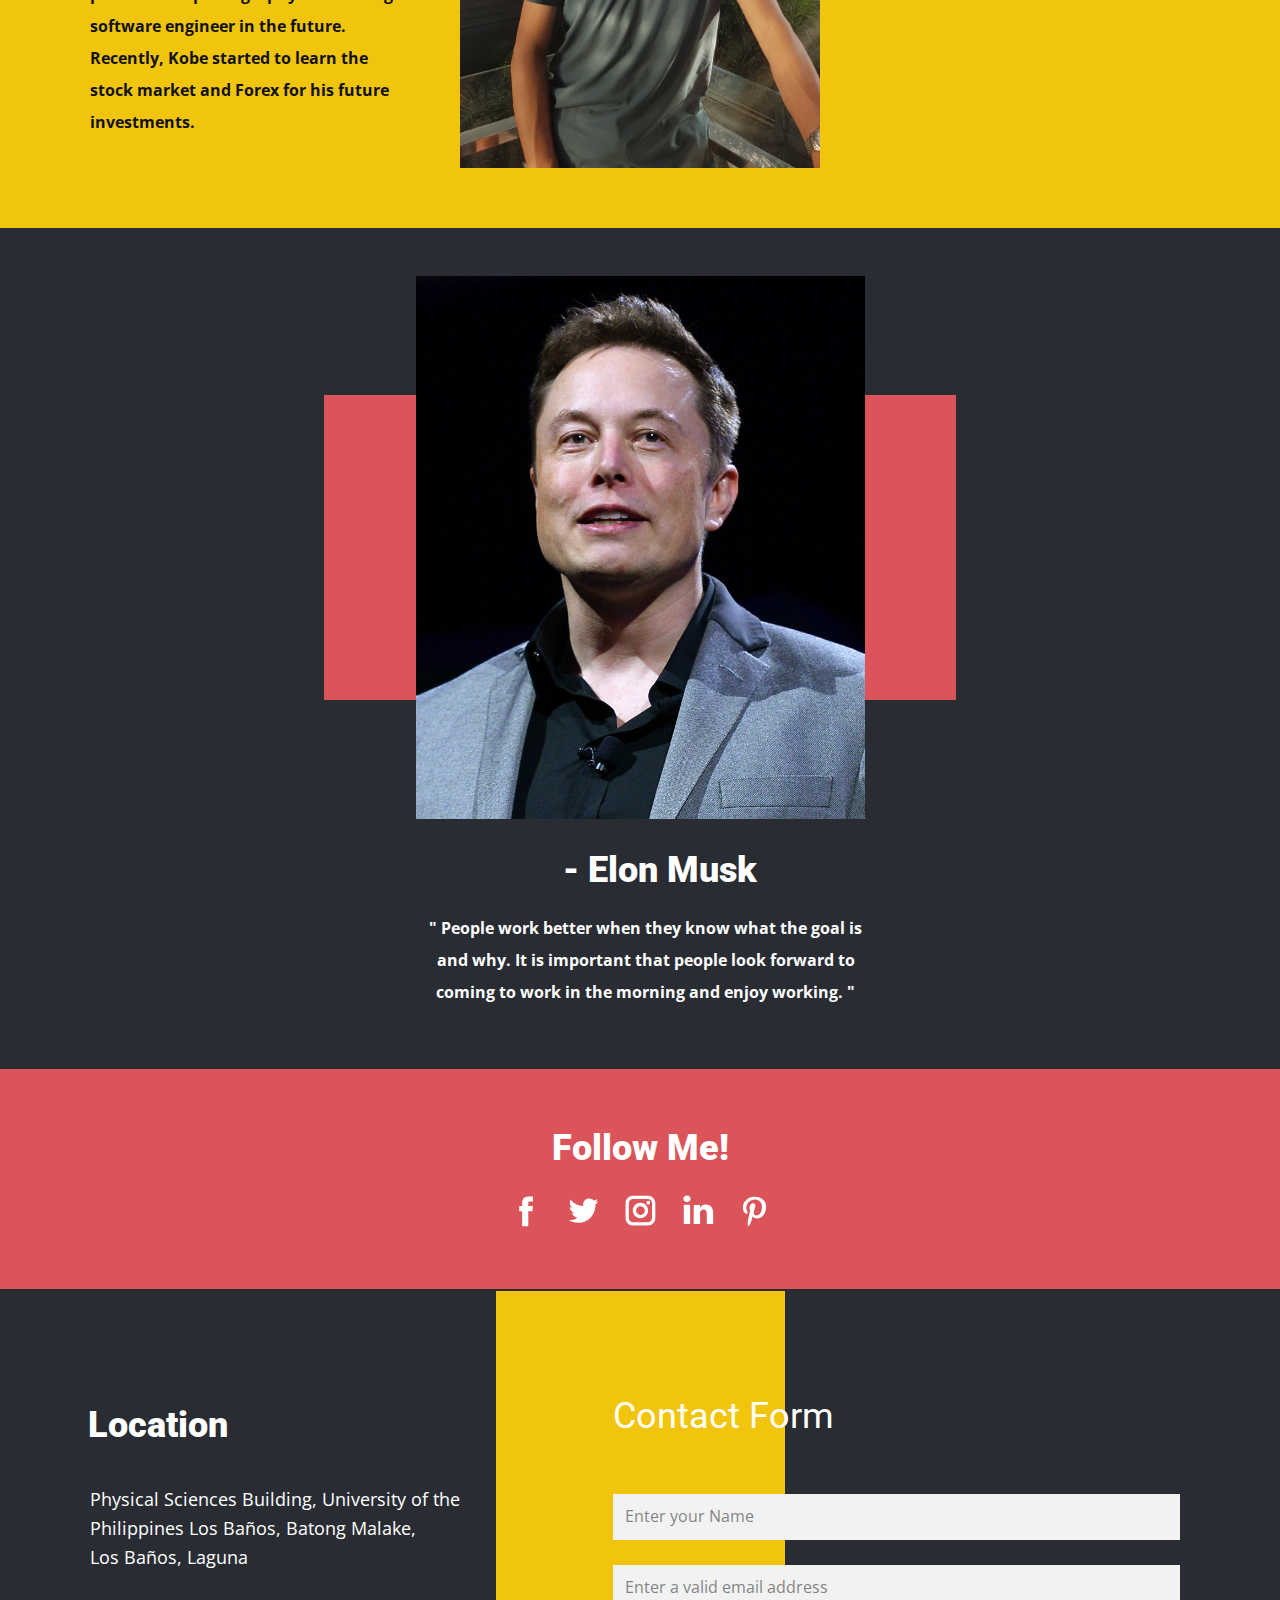
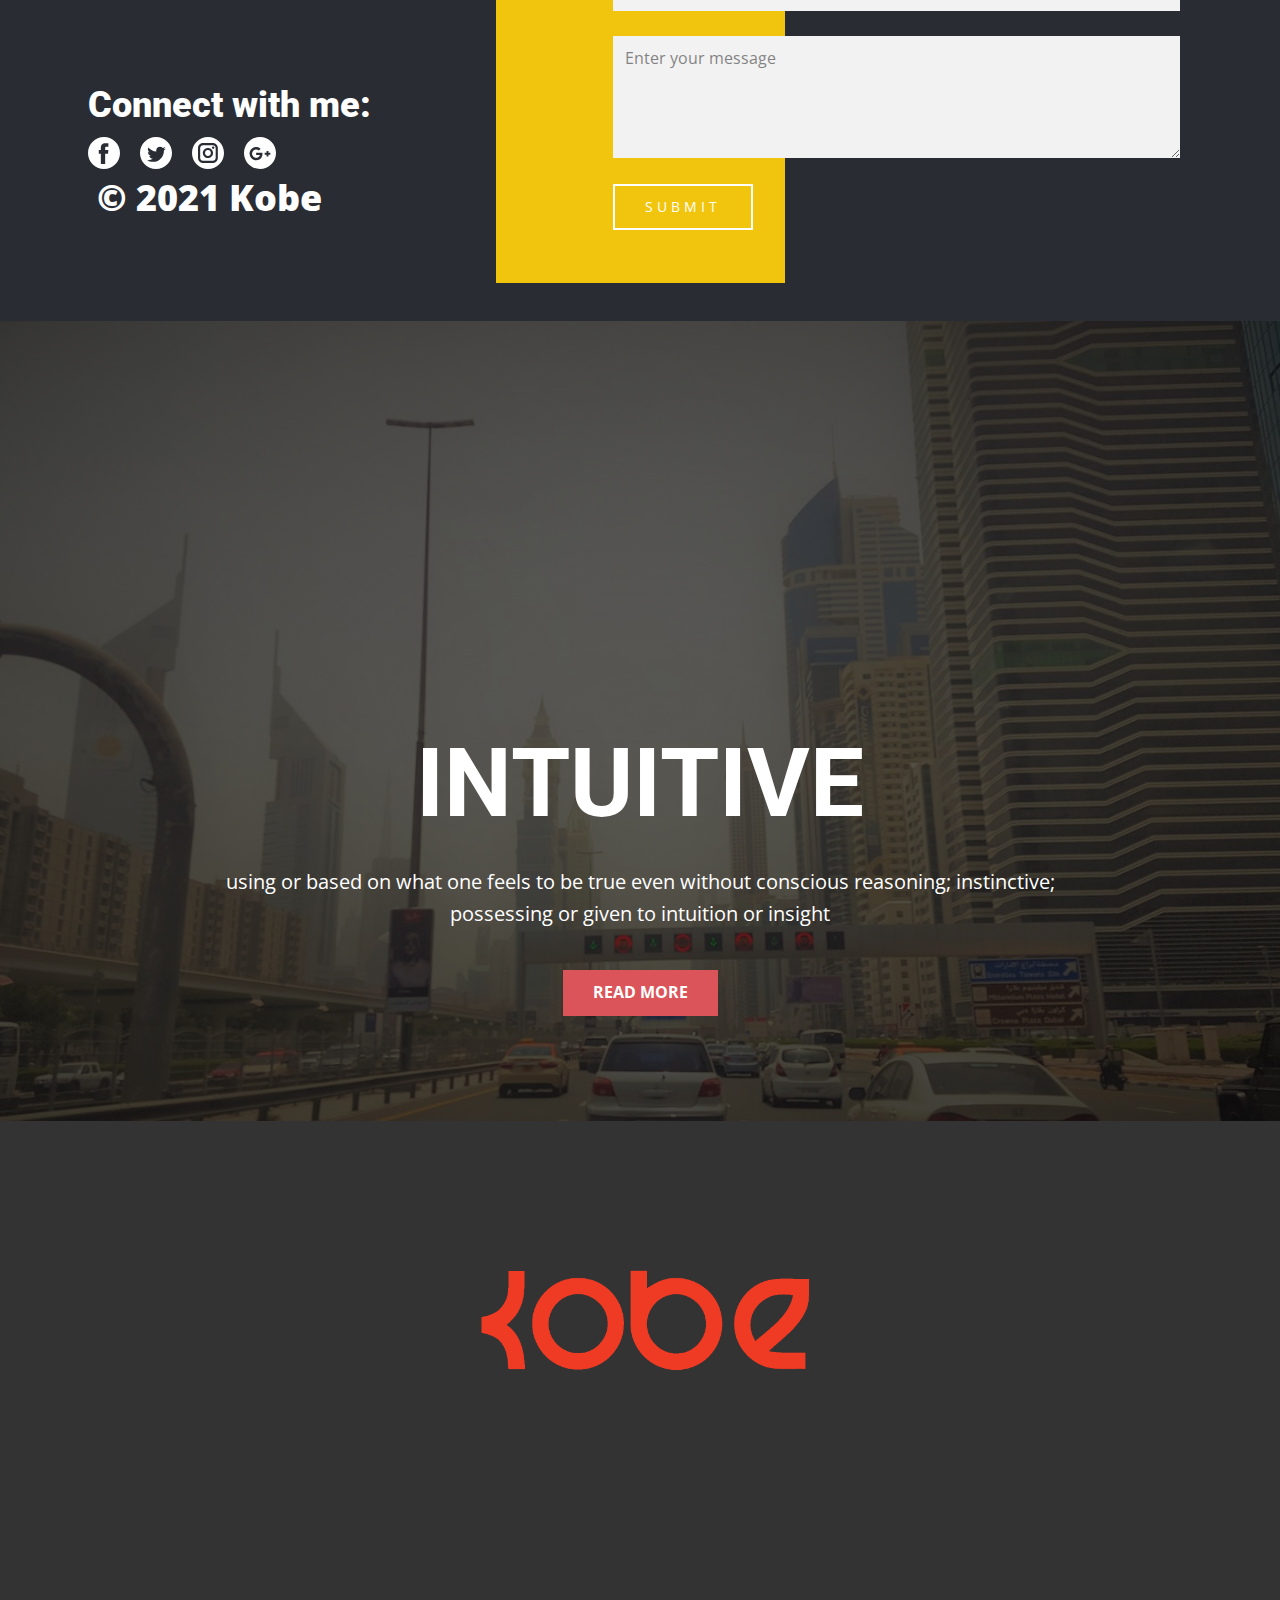
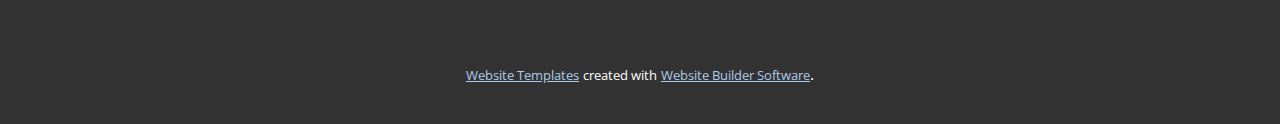
<file: Home.html>
<!DOCTYPE html>
<html style="font-size: 16px;">
  <head>
    <meta name="viewport" content="width=device-width, initial-scale=1.0">
    <meta charset="utf-8">
    <meta name="keywords" content="Software Engineer.Amateur Photographer.Astronomy Enthusiast.Campus Journalist.Mountaineer.Traveler.Iskolar., KobeBernardo, 01, 02, 03, 04, Follow Us!, Location, Follow us, Contact Form, INTUITIVE">
    <meta name="description" content="">
    <meta name="page_type" content="np-template-header-footer-from-plugin">
    <title>Home</title>
    <link rel="stylesheet" href="nicepage.css" media="screen">
<link rel="stylesheet" href="Home.css" media="screen">
    <script class="u-script" type="text/javascript" src="jquery.js" defer=""></script>
    <script class="u-script" type="text/javascript" src="nicepage.js" defer=""></script>
    <meta name="generator" content="Nicepage 3.15.3, nicepage.com">
    <link id="u-theme-google-font" rel="stylesheet" href="https://fonts.googleapis.com/css?family=Roboto:100,100i,300,300i,400,400i,500,500i,700,700i,900,900i|Open+Sans:300,300i,400,400i,600,600i,700,700i,800,800i">
    
    
    
    
    
    
    
    
    
    <script type="application/ld+json">{
		"@context": "http://schema.org",
		"@type": "Organization",
		"name": "",
		"url": "index.html",
		"logo": "images/Screenshot259.png"
}</script>
    <meta property="og:title" content="Home">
    <meta property="og:type" content="website">
    <meta name="theme-color" content="#478ac9">
    <link rel="canonical" href="index.html">
    <meta property="og:url" content="index.html">
  </head>
  <body class="u-body"><header class="u-clearfix u-header u-header" id="sec-4ed5"><div class="u-clearfix u-sheet u-sheet-1">
        <a href="https://nicepage.com" class="u-image u-logo u-image-1" data-image-width="1920" data-image-height="1080">
          <img src="images/Screenshot259.png" class="u-logo-image u-logo-image-1" data-image-width="227.05">
        </a>
        <nav class="u-menu u-menu-dropdown u-offcanvas u-menu-1">
          <div class="menu-collapse" style="font-size: 1rem; letter-spacing: 0px; font-weight: 700; text-transform: uppercase;">
            <a class="u-button-style u-custom-active-border-color u-custom-active-color u-custom-border u-custom-border-color u-custom-borders u-custom-hover-border-color u-custom-hover-color u-custom-left-right-menu-spacing u-custom-padding-bottom u-custom-text-active-color u-custom-text-color u-custom-text-hover-color u-custom-top-bottom-menu-spacing u-nav-link u-text-active-palette-1-base u-text-hover-palette-2-base" href="#">
              <svg><use xmlns:xlink="http://www.w3.org/1999/xlink" xlink:href="#menu-hamburger"></use></svg>
              <svg version="1.1" xmlns="http://www.w3.org/2000/svg" xmlns:xlink="http://www.w3.org/1999/xlink"><defs><symbol id="menu-hamburger" viewBox="0 0 16 16" style="width: 16px; height: 16px;"><rect y="1" width="16" height="2"></rect><rect y="7" width="16" height="2"></rect><rect y="13" width="16" height="2"></rect>
</symbol>
</defs></svg>
            </a>
          </div>
          <div class="u-custom-menu u-nav-container">
            <ul class="u-nav u-spacing-30 u-unstyled u-nav-1"><li class="u-nav-item"><a class="u-border-2 u-border-active-palette-1-base u-border-hover-palette-1-light-1 u-border-no-left u-border-no-right u-border-no-top u-button-style u-nav-link u-text-active-grey-90 u-text-grey-90 u-text-hover-grey-90" href="Home.html" style="padding: 10px 0px;">Home</a>
</li><li class="u-nav-item"><a class="u-border-2 u-border-active-palette-1-base u-border-hover-palette-1-light-1 u-border-no-left u-border-no-right u-border-no-top u-button-style u-nav-link u-text-active-grey-90 u-text-grey-90 u-text-hover-grey-90" href="Home.html#carousel_6d48" data-page-id="587127176" style="padding: 10px 0px;">About</a>
</li><li class="u-nav-item"><a class="u-border-2 u-border-active-palette-1-base u-border-hover-palette-1-light-1 u-border-no-left u-border-no-right u-border-no-top u-button-style u-nav-link u-text-active-grey-90 u-text-grey-90 u-text-hover-grey-90" href="Home.html#carousel_881e" data-page-id="587127176" style="padding: 10px 0px;">Contact</a>
</li></ul>
          </div>
          <div class="u-custom-menu u-nav-container-collapse">
            <div class="u-black u-container-style u-inner-container-layout u-opacity u-opacity-95 u-sidenav">
              <div class="u-sidenav-overflow">
                <div class="u-menu-close"></div>
                <ul class="u-align-center u-nav u-popupmenu-items u-unstyled u-nav-2"><li class="u-nav-item"><a class="u-button-style u-nav-link" href="Home.html" style="padding: 10px 0px;">Home</a>
</li><li class="u-nav-item"><a class="u-button-style u-nav-link" href="Home.html#carousel_6d48" data-page-id="587127176" style="padding: 10px 0px;">About</a>
</li><li class="u-nav-item"><a class="u-button-style u-nav-link" href="Home.html#carousel_881e" data-page-id="587127176" style="padding: 10px 0px;">Contact</a>
</li></ul>
              </div>
            </div>
            <div class="u-black u-menu-overlay u-opacity u-opacity-70"></div>
          </div>
        </nav>
      </div></header>
    <section class="u-align-left u-clearfix u-image u-section-1" id="carousel_404e" data-image-width="1600" data-image-height="900">
      <div class="u-clearfix u-sheet u-sheet-1">
        <h2 class="u-text u-text-body-alt-color u-text-1">
          <span class="u-text-grey-90" style="font-size: 2rem;">Software Engineer.<br>Amateur Photographer.<br>Astronomy Enthusiast.<br>Campus Journalist.<br>Mountaineer.<br>Traveler.<br>Iskolar.<br>
          </span>
          <br>
        </h2>
      </div>
    </section>
    <section class="u-clearfix u-palette-3-base u-section-2" id="carousel_e2fa">
      <div class="u-clearfix u-sheet u-sheet-1">
        <div class="u-clearfix u-expanded-width u-layout-wrap u-layout-wrap-1">
          <div class="u-layout">
            <div class="u-layout-row">
              <div class="u-align-center-sm u-align-center-xs u-align-left-lg u-align-left-md u-align-left-xl u-container-style u-layout-cell u-left-cell u-size-30 u-layout-cell-1">
                <div class="u-container-layout u-container-layout-1">
                  <h2 class="u-text u-text-1">
                    <span style="font-size: 4.5rem;">Kobe</span>
                    <br>Bernardo
                  </h2>
                  <p class="u-text u-text-2">Kobe is a Philippine-based computer science student focused on specializing in Software Engineering and Machine Learning in the future.&nbsp; He loves programming, reading inspirational and self-development books, and astronomy. He is currently a sophomore student in the University of the Philippines&nbsp;<br>Los Baños.
                  </p>
                </div>
              </div>
              <div class="u-container-style u-layout-cell u-right-cell u-size-30 u-layout-cell-2">
                <div class="u-container-layout u-valign-bottom-md u-valign-top-sm u-valign-top-xs u-container-layout-2">
                  <img class="u-expanded-height-lg u-expanded-height-xl u-image u-image-contain u-image-1" src="images/168172507_3571840902919811_6911653474279956819_n.jpg" data-image-width="1595" data-image-height="1600">
                </div>
              </div>
            </div>
          </div>
        </div>
      </div>
    </section>
    <section class="u-clearfix u-custom-color-1 u-valign-middle u-section-3" id="carousel_8a25">
      <div class="u-clearfix u-expanded-width-lg u-expanded-width-md u-expanded-width-sm u-expanded-width-xs u-layout-wrap u-layout-wrap-1">
        <div class="u-layout">
          <div class="u-layout-row">
            <div class="u-align-center-sm u-align-center-xs u-container-style u-layout-cell u-left-cell u-palette-2-base u-size-15 u-size-30-md u-layout-cell-1">
              <div class="u-container-layout u-valign-top u-container-layout-1">
                <h2 class="u-text u-text-1">CMSC 22</h2>
                <h4 class="u-text u-text-2">Favorite CMSC cubject</h4>
                <p class="u-text u-text-3">Through CMSC 22, I was introduced to the graphic world of programs - I get to create my first game with GUI! Also, learning objects and their importance is such a very important foundation.</p><span class="u-icon u-icon-circle u-icon-1" data-animation-name="bounceIn" data-animation-duration="1000" data-animation-delay="0" data-animation-direction=""><svg class="u-svg-link" preserveAspectRatio="xMidYMin slice" viewBox="0 0 512 512" style=""><use xmlns:xlink="http://www.w3.org/1999/xlink" xlink:href="#svg-d66b"></use></svg><svg xmlns="http://www.w3.org/2000/svg" xmlns:xlink="http://www.w3.org/1999/xlink" version="1.1" id="svg-d66b" x="0px" y="0px" viewBox="0 0 512 512" style="enable-background:new 0 0 512 512;" xml:space="preserve" class="u-svg-content"><g><g><path d="M256,0C114.837,0,0,114.837,0,256s114.837,256,256,256s256-114.837,256-256S397.163,0,256,0z M335.083,271.083    L228.416,377.749c-4.16,4.16-9.621,6.251-15.083,6.251c-5.461,0-10.923-2.091-15.083-6.251c-8.341-8.341-8.341-21.824,0-30.165    L289.835,256l-91.584-91.584c-8.341-8.341-8.341-21.824,0-30.165s21.824-8.341,30.165,0l106.667,106.667    C343.424,249.259,343.424,262.741,335.083,271.083z"></path>
</g>
</g><g></g><g></g><g></g><g></g><g></g><g></g><g></g><g></g><g></g><g></g><g></g><g></g><g></g><g></g><g></g></svg></span>
              </div>
            </div>
            <div class="u-align-center-sm u-align-center-xs u-container-style u-layout-cell u-palette-3-base u-size-15 u-size-30-md u-layout-cell-2">
              <div class="u-container-layout u-valign-top u-container-layout-2">
                <h2 class="u-text u-text-4">HIST 1</h2>
                <h4 class="u-text u-text-5">Best GE subject so far</h4>
                <p class="u-text u-text-6">Hist 1 with Mr. Crudo was highly amazing since I get to have more insights about the history of the Philippines on every vital stages from pre-historic up to date.</p><span class="u-icon u-icon-circle u-icon-2" data-animation-name="bounceIn" data-animation-duration="1000" data-animation-delay="0" data-animation-direction=""><svg class="u-svg-link" preserveAspectRatio="xMidYMin slice" viewBox="0 0 512 512" style=""><use xmlns:xlink="http://www.w3.org/1999/xlink" xlink:href="#svg-925e"></use></svg><svg xmlns="http://www.w3.org/2000/svg" xmlns:xlink="http://www.w3.org/1999/xlink" version="1.1" id="svg-925e" x="0px" y="0px" viewBox="0 0 512 512" style="enable-background:new 0 0 512 512;" xml:space="preserve" class="u-svg-content"><g><g><path d="M256,0C114.837,0,0,114.837,0,256s114.837,256,256,256s256-114.837,256-256S397.163,0,256,0z M335.083,271.083    L228.416,377.749c-4.16,4.16-9.621,6.251-15.083,6.251c-5.461,0-10.923-2.091-15.083-6.251c-8.341-8.341-8.341-21.824,0-30.165    L289.835,256l-91.584-91.584c-8.341-8.341-8.341-21.824,0-30.165s21.824-8.341,30.165,0l106.667,106.667    C343.424,249.259,343.424,262.741,335.083,271.083z"></path>
</g>
</g><g></g><g></g><g></g><g></g><g></g><g></g><g></g><g></g><g></g><g></g><g></g><g></g><g></g><g></g><g></g></svg></span>
              </div>
            </div>
            <div class="u-align-center-sm u-align-center-xs u-container-style u-layout-cell u-palette-5-dark-3 u-size-15 u-size-30-md u-layout-cell-3">
              <div class="u-container-layout u-valign-top u-container-layout-3">
                <h2 class="u-text u-text-7">JAVA</h2>
                <h4 class="u-text u-text-8">Favorite programming language</h4>
                <p class="u-text u-text-9">Learning Java in my opinion would be one of the most important knowledge I can have in the academe since Java is used in many and diverse industries that really solves real-world problems.</p><span class="u-icon u-icon-circle u-icon-3" data-animation-name="bounceIn" data-animation-duration="1000" data-animation-delay="0" data-animation-direction=""><svg class="u-svg-link" preserveAspectRatio="xMidYMin slice" viewBox="0 0 512 512" style=""><use xmlns:xlink="http://www.w3.org/1999/xlink" xlink:href="#svg-2257"></use></svg><svg xmlns="http://www.w3.org/2000/svg" xmlns:xlink="http://www.w3.org/1999/xlink" version="1.1" id="svg-2257" x="0px" y="0px" viewBox="0 0 512 512" style="enable-background:new 0 0 512 512;" xml:space="preserve" class="u-svg-content"><g><g><path d="M256,0C114.837,0,0,114.837,0,256s114.837,256,256,256s256-114.837,256-256S397.163,0,256,0z M335.083,271.083    L228.416,377.749c-4.16,4.16-9.621,6.251-15.083,6.251c-5.461,0-10.923-2.091-15.083-6.251c-8.341-8.341-8.341-21.824,0-30.165    L289.835,256l-91.584-91.584c-8.341-8.341-8.341-21.824,0-30.165s21.824-8.341,30.165,0l106.667,106.667    C343.424,249.259,343.424,262.741,335.083,271.083z"></path>
</g>
</g><g></g><g></g><g></g><g></g><g></g><g></g><g></g><g></g><g></g><g></g><g></g><g></g><g></g><g></g><g></g></svg></span>
              </div>
            </div>
            <div class="u-align-center-sm u-align-center-xs u-container-style u-layout-cell u-palette-5-dark-2 u-right-cell u-size-15 u-size-30-md u-layout-cell-4">
              <div class="u-container-layout u-valign-top u-container-layout-4">
                <h2 class="u-text u-text-10">PIZZA</h2>
                <h4 class="u-text u-text-11">Favorite food</h4>
                <p class="u-text u-text-12">Nothing beats the cheesy and juicy pizzas when I crave, especially when there are pineapples. So far I would proclaim the Domino's Honolulu Hawaiian as the best and top tier S+ pizza I have ever tasted.</p><span class="u-icon u-icon-circle u-icon-4" data-animation-name="bounceIn" data-animation-duration="1000" data-animation-delay="0" data-animation-direction=""><svg class="u-svg-link" preserveAspectRatio="xMidYMin slice" viewBox="0 0 512 512" style=""><use xmlns:xlink="http://www.w3.org/1999/xlink" xlink:href="#svg-2da1"></use></svg><svg xmlns="http://www.w3.org/2000/svg" xmlns:xlink="http://www.w3.org/1999/xlink" version="1.1" id="svg-2da1" x="0px" y="0px" viewBox="0 0 512 512" style="enable-background:new 0 0 512 512;" xml:space="preserve" class="u-svg-content"><g><g><path d="M256,0C114.837,0,0,114.837,0,256s114.837,256,256,256s256-114.837,256-256S397.163,0,256,0z M335.083,271.083    L228.416,377.749c-4.16,4.16-9.621,6.251-15.083,6.251c-5.461,0-10.923-2.091-15.083-6.251c-8.341-8.341-8.341-21.824,0-30.165    L289.835,256l-91.584-91.584c-8.341-8.341-8.341-21.824,0-30.165s21.824-8.341,30.165,0l106.667,106.667    C343.424,249.259,343.424,262.741,335.083,271.083z"></path>
</g>
</g><g></g><g></g><g></g><g></g><g></g><g></g><g></g><g></g><g></g><g></g><g></g><g></g><g></g><g></g><g></g></svg></span>
              </div>
            </div>
          </div>
        </div>
      </div>
    </section>
    <section class="u-clearfix u-palette-3-base u-valign-top u-section-4" id="carousel_6d48">
      <div class="u-palette-5-dark-3 u-shape u-shape-rectangle u-shape-1"></div>
      <div class="u-clearfix u-gutter-30 u-layout-wrap u-layout-wrap-1">
        <div class="u-gutter-0 u-layout">
          <div class="u-layout-col">
            <div class="u-size-20">
              <div class="u-layout-row">
                <div class="u-container-style u-effect-hover-zoom u-layout-cell u-left-cell u-size-20 u-layout-cell-1" data-image-width="4078" data-image-height="2988" data-animation-name="fadeIn" data-animation-duration="1000" data-animation-delay="0" data-animation-direction="">
                  <div class="u-background-effect u-expanded">
                    <div class="u-background-effect-image u-expanded u-image u-image-1" data-image-width="4078" data-image-height="2988"></div>
                  </div>
                  <div class="u-container-layout"></div>
                </div>
                <div class="u-container-style u-effect-hover-zoom u-layout-cell u-size-20 u-layout-cell-2" data-image-width="1600" data-image-height="1200" data-animation-name="fadeIn" data-animation-duration="1000" data-animation-delay="0" data-animation-direction="">
                  <div class="u-background-effect u-expanded">
                    <div class="u-background-effect-image u-expanded u-image u-image-2" data-image-width="1600" data-image-height="1200"></div>
                  </div>
                  <div class="u-container-layout"></div>
                </div>
                <div class="u-container-style u-effect-hover-zoom u-hidden-sm u-hidden-xs u-layout-cell u-right-cell u-size-20 u-layout-cell-3" data-image-width="1233" data-image-height="900" data-animation-name="fadeIn" data-animation-duration="1000" data-animation-delay="0">
                  <div class="u-background-effect u-expanded">
                    <div class="u-background-effect-image u-expanded u-image u-image-3" data-image-width="1233" data-image-height="900"></div>
                  </div>
                  <div class="u-container-layout"></div>
                </div>
              </div>
            </div>
            <div class="u-size-20">
              <div class="u-layout-row">
                <div class="u-container-style u-effect-hover-zoom u-layout-cell u-left-cell u-size-20 u-layout-cell-4" data-image-width="4032" data-image-height="3024" data-animation-name="pulse" data-animation-duration="1000" data-animation-delay="0" data-animation-direction="">
                  <div class="u-background-effect u-expanded">
                    <div class="u-background-effect-image u-expanded u-image u-image-4" data-image-width="4032" data-image-height="3024"></div>
                  </div>
                  <div class="u-container-layout"></div>
                </div>
                <div class="u-container-style u-effect-hover-zoom u-layout-cell u-size-20 u-layout-cell-5" data-image-width="4032" data-image-height="3024" data-animation-name="pulse" data-animation-duration="1000" data-animation-delay="0" data-animation-direction="">
                  <div class="u-background-effect u-expanded">
                    <div class="u-background-effect-image u-expanded u-image u-image-5" data-image-width="4032" data-image-height="3024"></div>
                  </div>
                  <div class="u-container-layout"></div>
                </div>
                <div class="u-container-style u-effect-hover-zoom u-layout-cell u-right-cell u-size-20 u-layout-cell-6" data-image-width="3619" data-image-height="2988" data-animation-name="pulse" data-animation-duration="1000" data-animation-delay="0" data-animation-direction="">
                  <div class="u-background-effect u-expanded">
                    <div class="u-background-effect-image u-expanded u-image u-image-6" data-image-width="3619" data-image-height="2988"></div>
                  </div>
                  <div class="u-container-layout"></div>
                </div>
              </div>
            </div>
            <div class="u-size-20">
              <div class="u-layout-row">
                <div class="u-container-style u-layout-cell u-left-cell u-size-20 u-layout-cell-7">
                  <div class="u-container-layout u-valign-middle u-container-layout-7">
                    <h3 class="u-text u-text-1">About Me</h3>
                    <p class="u-text u-text-2">Kobe was a National Qualifier of Webpage Designing for the National Festival of Talents held at Dipolog City, Zamboanga Del Norte, in which he represent his home region. He enjoys taking a picture of foods, sceneries and portraits with his mobile phone.&nbsp; He is looking forward to be on the field of professional photography while being a software engineer in the future. Recently, Kobe started to learn the stock market and Forex for his future investments.</p>
                  </div>
                </div>
                <div class="u-container-style u-effect-hover-zoom u-layout-cell u-size-20 u-layout-cell-8" data-image-width="2299" data-image-height="3778" data-animation-name="fadeIn" data-animation-duration="1000" data-animation-delay="0" data-animation-direction="">
                  <div class="u-background-effect u-expanded">
                    <div class="u-background-effect-image u-expanded u-image u-image-7" data-image-width="2299" data-image-height="3778"></div>
                  </div>
                  <div class="u-container-layout"></div>
                </div>
                <div class="u-container-style u-image u-layout-cell u-right-cell u-size-20 u-image-8">
                  <div class="u-container-layout u-valign-middle"></div>
                </div>
              </div>
            </div>
          </div>
        </div>
      </div>
    </section>
    <section class="u-align-center u-clearfix u-palette-5-dark-3 u-section-5" id="carousel_f52a">
      <div class="u-clearfix u-sheet u-sheet-1">
        <div class="u-container-style u-expanded-width-sm u-expanded-width-xs u-group u-palette-2-base u-shape-rectangle u-group-1">
          <div class="u-container-layout u-container-layout-1"></div>
        </div>
        <img src="images/180515-10thingselonmusk-editorial.jpg" alt="" class="u-image u-image-default u-image-1" data-image-width="1532" data-image-height="985">
        <h3 class="u-text u-text-body-alt-color u-text-1">- Elon Musk</h3>
        <p class="u-text u-text-body-alt-color u-text-2">" People work better when they know what the goal is and why. It is important that people look forward to coming to work in the morning and enjoy working. "</p>
      </div>
    </section>
    <section class="u-align-center u-clearfix u-palette-2-base u-section-6" id="carousel_5c2f">
      <div class="u-clearfix u-sheet u-valign-middle u-sheet-1">
        <h2 class="u-text u-text-1">Follow Me!</h2>
        <div class="u-social-icons u-spacing-20 u-social-icons-1">
          <a class="u-social-url" target="_blank" href=""><span class="u-icon u-icon-circle u-social-facebook u-social-icon u-icon-1">
          <svg class="u-svg-link" preserveAspectRatio="xMidYMin slice" viewBox="0 0 112 112" style=""><use xmlns:xlink="http://www.w3.org/1999/xlink" xlink:href="#svg-f107"></use></svg>
          <svg x="0px" y="0px" viewBox="0 0 112 112" id="svg-f107" class="u-svg-content"><path d="M75.5,28.8H65.4c-1.5,0-4,0.9-4,4.3v9.4h13.9l-1.5,15.8H61.4v45.1H42.8V58.3h-8.8V42.4h8.8V32.2 c0-7.4,3.4-18.8,18.8-18.8h13.8v15.4H75.5z"></path></svg>
        </span>
          </a>
          <a class="u-social-url" target="_blank" href=""><span class="u-icon u-icon-circle u-social-icon u-social-twitter u-icon-2">
          <svg class="u-svg-link" preserveAspectRatio="xMidYMin slice" viewBox="0 0 112 112" style=""><use xmlns:xlink="http://www.w3.org/1999/xlink" xlink:href="#svg-e140"></use></svg>
          <svg x="0px" y="0px" viewBox="0 0 112 112" id="svg-e140" class="u-svg-content"><path d="M92.2,38.2c0,0.8,0,1.6,0,2.3c0,24.3-18.6,52.4-52.6,52.4c-10.6,0.1-20.2-2.9-28.5-8.2 c1.4,0.2,2.9,0.2,4.4,0.2c8.7,0,16.7-2.9,23-7.9c-8.1-0.2-14.9-5.5-17.3-12.8c1.1,0.2,2.4,0.2,3.4,0.2c1.6,0,3.3-0.2,4.8-0.7 c-8.4-1.6-14.9-9.2-14.9-18c0-0.2,0-0.2,0-0.2c2.5,1.4,5.4,2.2,8.4,2.3c-5-3.3-8.3-8.9-8.3-15.4c0-3.4,1-6.5,2.5-9.2 c9.1,11.1,22.7,18.5,38,19.2c-0.2-1.4-0.4-2.8-0.4-4.3c0.1-10,8.3-18.2,18.5-18.2c5.4,0,10.1,2.2,13.5,5.7c4.3-0.8,8.1-2.3,11.7-4.5 c-1.4,4.3-4.3,7.9-8.1,10.1c3.7-0.4,7.3-1.4,10.6-2.9C98.9,32.3,95.7,35.5,92.2,38.2z"></path></svg>
        </span>
          </a>
          <a class="u-social-url" target="_blank" href=""><span class="u-icon u-icon-circle u-social-icon u-social-instagram u-icon-3">
          <svg class="u-svg-link" preserveAspectRatio="xMidYMin slice" viewBox="0 0 112 112" style=""><use xmlns:xlink="http://www.w3.org/1999/xlink" xlink:href="#svg-4718"></use></svg>
          <svg x="0px" y="0px" viewBox="0 0 112 112" id="svg-4718" class="u-svg-content"><path d="M55.9,32.9c-12.8,0-23.2,10.4-23.2,23.2s10.4,23.2,23.2,23.2s23.2-10.4,23.2-23.2S68.7,32.9,55.9,32.9z M55.9,69.4c-7.4,0-13.3-6-13.3-13.3c-0.1-7.4,6-13.3,13.3-13.3s13.3,6,13.3,13.3C69.3,63.5,63.3,69.4,55.9,69.4z"></path><path d="M79.7,26.8c-3,0-5.4,2.5-5.4,5.4s2.5,5.4,5.4,5.4c3,0,5.4-2.5,5.4-5.4S82.7,26.8,79.7,26.8z"></path><path d="M78.2,11H33.5C21,11,10.8,21.3,10.8,33.7v44.7c0,12.6,10.2,22.8,22.7,22.8h44.7c12.6,0,22.7-10.2,22.7-22.7 V33.7C100.8,21.1,90.6,11,78.2,11z M91,78.4c0,7.1-5.8,12.8-12.8,12.8H33.5c-7.1,0-12.8-5.8-12.8-12.8V33.7 c0-7.1,5.8-12.8,12.8-12.8h44.7c7.1,0,12.8,5.8,12.8,12.8V78.4z"></path></svg>
        </span>
          </a>
          <a class="u-social-url" target="_blank" href="#"><span class="u-icon u-icon-circle u-social-icon u-social-linkedin u-icon-4">
          <svg class="u-svg-link" preserveAspectRatio="xMidYMin slice" viewBox="0 0 112 112" style=""><use xmlns:xlink="http://www.w3.org/1999/xlink" xlink:href="#svg-438b"></use></svg>
          <svg x="0px" y="0px" viewBox="0 0 112 112" id="svg-438b" class="u-svg-content"><path d="M33.8,96.8H14.5v-58h19.3V96.8z M24.1,30.9L24.1,30.9c-6.6,0-10.8-4.5-10.8-10.1c0-5.8,4.3-10.1,10.9-10.1 S34.9,15,35.1,20.8C35.1,26.4,30.8,30.9,24.1,30.9z M103.3,96.8H84.1v-31c0-7.8-2.7-13.1-9.8-13.1c-5.3,0-8.5,3.6-9.9,7.1 c-0.6,1.3-0.6,3-0.6,4.8V97H44.5c0,0,0.3-52.6,0-58h19.3v8.2c2.6-3.9,7.2-9.6,17.4-9.6c12.7,0,22.2,8.4,22.2,26.1V96.8z"></path></svg>
        </span>
          </a>
          <a class="u-social-url" target="_blank" href="#"><span class="u-icon u-icon-circle u-social-icon u-social-pinterest u-icon-5">
          <svg class="u-svg-link" preserveAspectRatio="xMidYMin slice" viewBox="0 0 112 112" style=""><use xmlns:xlink="http://www.w3.org/1999/xlink" xlink:href="#svg-3428"></use></svg>
          <svg x="0px" y="0px" viewBox="0 0 112 112" id="svg-3428" class="u-svg-content"><path d="M61.9,79.8c-5.5-0.3-7.8-3.1-12-5.8c-2.3,12.4-5.4,24.3-13.8,30.5c-2.6-18.7,3.8-32.8,6.9-47.7 c-5.1-8.7,0.7-26.2,11.5-21.9c13.5,5.4-11.6,32.3,5.1,35.7c17.6,3.5,24.7-30.5,13.8-41.4c-15.7-16.1-45.7-0.5-42,22.3 c0.9,5.6,6.7,7.2,2.3,15c-10.1-2.2-13-10.2-12.7-20.7c0.6-17.3,15.5-29.3,30.5-31.1c19-2.2,36.8,6.9,39.2,24.7 C93.4,59.5,82.3,81.3,61.9,79.8z"></path></svg>
        </span>
          </a>
        </div>
      </div>
    </section>
    <section class="u-clearfix u-expanded-width-xl u-palette-5-dark-3 u-section-7" id="carousel_881e">
      <div class="u-clearfix u-sheet u-valign-top-lg u-valign-top-xl u-sheet-1">
        <div class="u-absolute-hcenter-md u-absolute-hcenter-sm u-absolute-hcenter-xs u-expanded-height-md u-expanded-height-sm u-expanded-height-xs u-palette-3-base u-shape u-shape-rectangle u-shape-1"></div>
        <div class="u-clearfix u-expanded-width u-gutter-0 u-layout-wrap u-layout-wrap-1">
          <div class="u-gutter-0 u-layout">
            <div class="u-layout-row">
              <div class="u-size-27">
                <div class="u-layout-col">
                  <div class="u-align-center-sm u-align-center-xs u-container-style u-layout-cell u-left-cell u-size-30 u-layout-cell-1">
                    <div class="u-container-layout u-container-layout-1">
                      <h2 class="u-text u-text-1">Location</h2>
                      <p class="u-text u-text-2">Physical Sciences Building, University of the Philippines Los Baños, Batong Malake,&nbsp;<br>Los Baños, Laguna
                      </p>
                    </div>
                  </div>
                  <div class="u-align-center-sm u-align-center-xs u-align-left-lg u-align-left-md u-align-left-xl u-container-style u-layout-cell u-left-cell u-size-30 u-layout-cell-2">
                    <div class="u-container-layout u-valign-middle u-container-layout-2">
                      <h2 class="u-text u-text-3">Connect with me:</h2>
                      <div class="u-social-icons u-spacing-20 u-social-icons-1">
                        <a class="u-social-url" target="_blank" href=""><span class="u-icon u-icon-circle u-social-facebook u-social-icon u-icon-1">
                        <svg class="u-svg-link" preserveAspectRatio="xMidYMin slice" viewBox="0 0 112.2 112.2"><use xmlns:xlink="http://www.w3.org/1999/xlink" xlink:href="#svg-05cd"></use></svg>
                        <svg x="0px" y="0px" viewBox="0 0 112.2 112.2" style="enable-background:new 0 0 112.2 112.2;" xml:space="preserve" id="svg-05cd" class="u-svg-content"><path d="M56.1,0C25.1,0,0,25.1,0,56.1c0,31,25.1,56.1,56.1,56.1c31,0,56.1-25.1,56.1-56.1C112.2,25.1,87.1,0,56.1,0z M71.6,34.3h-8.2c-1.3,0-3.2,0.7-3.2,3.5v7.6h11.3l-1.3,12.9h-10V95H45V58.3h-7.2V45.4H45v-8.3c0-6,2.8-15.3,15.3-15.3l11.2,0V34.3z "></path></svg>
                      </span>
                        </a>
                        <a class="u-social-url" target="_blank" href=""><span class="u-icon u-icon-circle u-social-icon u-social-twitter u-icon-2">
                        <svg class="u-svg-link" preserveAspectRatio="xMidYMin slice" viewBox="0 0 112.2 112.2"><use xmlns:xlink="http://www.w3.org/1999/xlink" xlink:href="#svg-ed78"></use></svg>
                        <svg x="0px" y="0px" viewBox="0 0 112.2 112.2" style="enable-background:new 0 0 112.2 112.2;" xml:space="preserve" id="svg-ed78" class="u-svg-content"><path d="M56.1,0C25.1,0,0,25.1,0,56.1s25.1,56.1,56.1,56.1s56.1-25.1,56.1-56.1S87.1,0,56.1,0z M83.8,47.3 c0,0.6,0,1.2,0,1.7c0,17.7-13.5,38.2-38.2,38.2c-7.6,0-14.6-2.2-20.6-6c1,0.1,2.1,0.2,3.2,0.2c6.3,0,12.1-2.1,16.7-5.7 c-5.9-0.1-10.8-4-12.5-9.3c0.8,0.2,1.7,0.2,2.5,0.2c1.2,0,2.4-0.2,3.5-0.5c-6.1-1.2-10.8-6.7-10.8-13.1c0-0.1,0-0.1,0-0.2 c1.8,1,3.9,1.6,6.1,1.7c-3.6-2.4-6-6.5-6-11.2c0-2.5,0.7-4.8,1.8-6.7c6.6,8.1,16.5,13.5,27.6,14c-0.2-1-0.3-2-0.3-3.1 c0-7.4,6-13.4,13.4-13.4c3.9,0,7.3,1.6,9.8,4.2c3.1-0.6,5.9-1.7,8.5-3.3c-1,3.1-3.1,5.8-5.9,7.4c2.7-0.3,5.3-1,7.7-2.1 C88.7,43,86.4,45.4,83.8,47.3z"></path></svg>
                      </span>
                        </a>
                        <a class="u-social-url" target="_blank" href=""><span class="u-icon u-icon-circle u-social-icon u-social-instagram u-icon-3">
                        <svg class="u-svg-link" preserveAspectRatio="xMidYMin slice" viewBox="0 0 112.2 112.2"><use xmlns:xlink="http://www.w3.org/1999/xlink" xlink:href="#svg-556d"></use></svg>
                        <svg x="0px" y="0px" viewBox="0 0 112.2 112.2" style="enable-background:new 0 0 112.2 112.2;" xml:space="preserve" id="svg-556d" class="u-svg-content"><path d="M56.1,0C25.1,0,0,25.1,0,56.1c0,31,25.1,56.1,56.1,56.1c31,0,56.1-25.1,56.1-56.1C112.2,25.1,87.1,0,56.1,0z M90.6,73.4c0,9.6-7.8,17.5-17.5,17.5H38.6c-9.6,0-17.5-7.9-17.5-17.6V38.8c0-9.6,7.8-17.5,17.5-17.5h34.5c9.6,0,17.5,7.8,17.5,17.5 V73.4z"></path><path d="M73.1,28.9H38.6c-5.4,0-9.9,4.4-9.9,9.9v34.5c0,5.4,4.4,9.9,9.9,9.9h34.5c5.4,0,9.9-4.4,9.9-9.9V38.8 C83,33.4,78.6,28.9,73.1,28.9z M55.9,74C46,74,38,66,38,56.1c0-9.9,8-17.9,17.9-17.9c9.9,0,17.9,8,17.9,17.9 C73.8,66,65.8,74,55.9,74z M74.3,41.9c-2.3,0-4.2-1.9-4.2-4.2s1.9-4.2,4.2-4.2c2.3,0,4.2,1.9,4.2,4.2S76.6,41.9,74.3,41.9z"></path><path d="M55.9,45.8c-5.7,0-10.4,4.6-10.3,10.3c0,5.7,4.6,10.3,10.3,10.3s10.3-4.6,10.3-10.3 C66.2,50.4,61.6,45.8,55.9,45.8z"></path></svg>
                      </span>
                        </a>
                        <a class="u-social-url" target="_blank" href=""><span class="u-icon u-icon-circle u-social-google u-social-icon u-icon-4">
                        <svg class="u-svg-link" preserveAspectRatio="xMidYMin slice" viewBox="0 0 112.2 112.2"><use xmlns:xlink="http://www.w3.org/1999/xlink" xlink:href="#svg-af15"></use></svg>
                        <svg x="0px" y="0px" viewBox="0 0 112.2 112.2" style="enable-background:new 0 0 112.2 112.2;" xml:space="preserve" id="svg-af15" class="u-svg-content"><path d="M56.1,0C25.1,0,0,25.1,0,56.1s25.1,56.1,56.1,56.1c31,0,56.1-25.1,56.1-56.1S87.1,0,56.1,0z M60.1,73.8 c-5.7,7.4-16.3,9.5-24.9,6.6c-9.1-3-15.8-12.2-15.6-21.9c-0.5-11.9,10-22.9,21.9-23.1c6.1-0.5,12,1.8,16.6,5.7 c-1.9,2.1-3.8,4.1-5.9,6.1c-4.1-2.5-8.9-4.3-13.7-2.7c-7.6,2.2-12.3,11.2-9.4,18.7c2.3,7.8,11.8,12.1,19.3,8.8 c3.9-1.4,6.4-4.9,7.5-8.8c-4.4-0.1-8.8,0-13.3-0.2c0-2.6,0-5.2,0-7.9c7.4,0,14.7,0,22.1,0C65.2,61.8,64.2,68.7,60.1,73.8z M92.3,61.9c-2.2,0-4.4,0-6.6,0c0,2.2,0,4.4,0,6.6c-2.2,0-4.4,0-6.6,0c0-2.2,0-4.4,0-6.6c-2.2,0-4.4,0-6.6,0c0-2.2,0-4.4,0-6.6 c2.2,0,4.4,0,6.6,0c0-2.2,0-4.4,0.1-6.6c2.2,0,4.4,0,6.6,0c0,2.2,0,4.4,0,6.6c2.2,0,4.4,0,6.6,0C92.3,57.5,92.3,59.7,92.3,61.9z"></path></svg>
                      </span>
                        </a>
                      </div>
                      <p class="u-text u-text-4">&nbsp;© 2021 Kobe</p>
                    </div>
                  </div>
                </div>
              </div>
              <div class="u-size-33">
                <div class="u-layout-row">
                  <div class="u-align-center-sm u-align-center-xs u-container-style u-layout-cell u-right-cell u-size-60 u-layout-cell-3">
                    <div class="u-container-layout u-valign-top u-container-layout-3">
                      <h2 class="u-text u-text-5">Contact Form</h2>
                      <div class="u-expanded-width u-form u-form-1">
                        <form action="#" method="POST" class="u-block-c2a4-21 u-clearfix u-form-spacing-25 u-form-vertical u-inner-form" source="custom">
                          <div class="u-form-group u-form-name">
                            <label for="name-e4cc" class="u-form-control-hidden u-label">Name</label>
                            <input type="text" placeholder="Enter your Name" id="name-e4cc" name="name" class="u-border-no-bottom u-border-no-left u-border-no-right u-border-no-top u-grey-5 u-input u-input-rectangle" required="">
                          </div>
                          <div class="u-form-email u-form-group">
                            <label for="email-e4cc" class="u-form-control-hidden u-label">Email</label>
                            <input type="email" placeholder="Enter a valid email address" id="email-e4cc" name="email" class="u-border-no-bottom u-border-no-left u-border-no-right u-border-no-top u-grey-5 u-input u-input-rectangle" required="">
                          </div>
                          <div class="u-form-group u-form-message">
                            <label for="message-e4cc" class="u-form-control-hidden u-label">Message</label>
                            <textarea placeholder="Enter your message" rows="4" cols="50" id="message-e4cc" name="message" class="u-border-no-bottom u-border-no-left u-border-no-right u-border-no-top u-grey-5 u-input u-input-rectangle" required=""></textarea>
                          </div>
                          <div class="u-form-group u-form-submit">
                            <a href="#" class="u-border-2 u-border-white u-btn u-btn-rectangle u-btn-submit u-button-style u-radius-0 u-btn-1">Submit</a>
                            <input type="submit" value="submit" class="u-form-control-hidden u-grey-5">
                          </div>
                          <div class="u-form-send-message u-form-send-success">Thank you! Your message has been sent.</div>
                          <div class="u-form-send-error u-form-send-message">Unable to send your message. Please fix errors then try again.</div>
                          <input type="hidden" value="" name="recaptchaResponse">
                        </form>
                      </div>
                    </div>
                  </div>
                </div>
              </div>
            </div>
          </div>
        </div>
      </div>
    </section>
    <section class="u-align-center u-clearfix u-image u-shading u-section-8" src="" data-image-width="256" data-image-height="256" id="sec-2397">
      <div class="u-clearfix u-sheet u-valign-middle u-sheet-1">
        <h1 class="u-text u-title u-text-1">INTUITIVE</h1>
        <p class="u-large-text u-text u-text-variant u-text-2">using or based on what one feels to be true even without conscious reasoning; instinctive;<br>possessing or given to intuition or insight<br>
        </p>
        <a href="#" class="u-btn u-button-style u-palette-2-base u-btn-1">Read More</a>
      </div>
    </section>
    
    
    <footer class="u-align-center u-clearfix u-footer u-grey-80 u-footer" id="sec-b495"><div class="u-clearfix u-sheet u-sheet-1">
        <img class="u-image u-image-default u-image-1" src="images/Screenshot2591.png" alt="" data-image-width="1920" data-image-height="1080">
      </div></footer>
    <section class="u-backlink u-clearfix u-grey-80">
      <a class="u-link" href="https://nicepage.com/website-templates" target="_blank">
        <span>Website Templates</span>
      </a>
      <p class="u-text">
        <span>created with</span>
      </p>
      <a class="u-link" href="https://nicepage.com/" target="_blank">
        <span>Website Builder Software</span>
      </a>. 
    </section>
  </body>
</html>
</file>
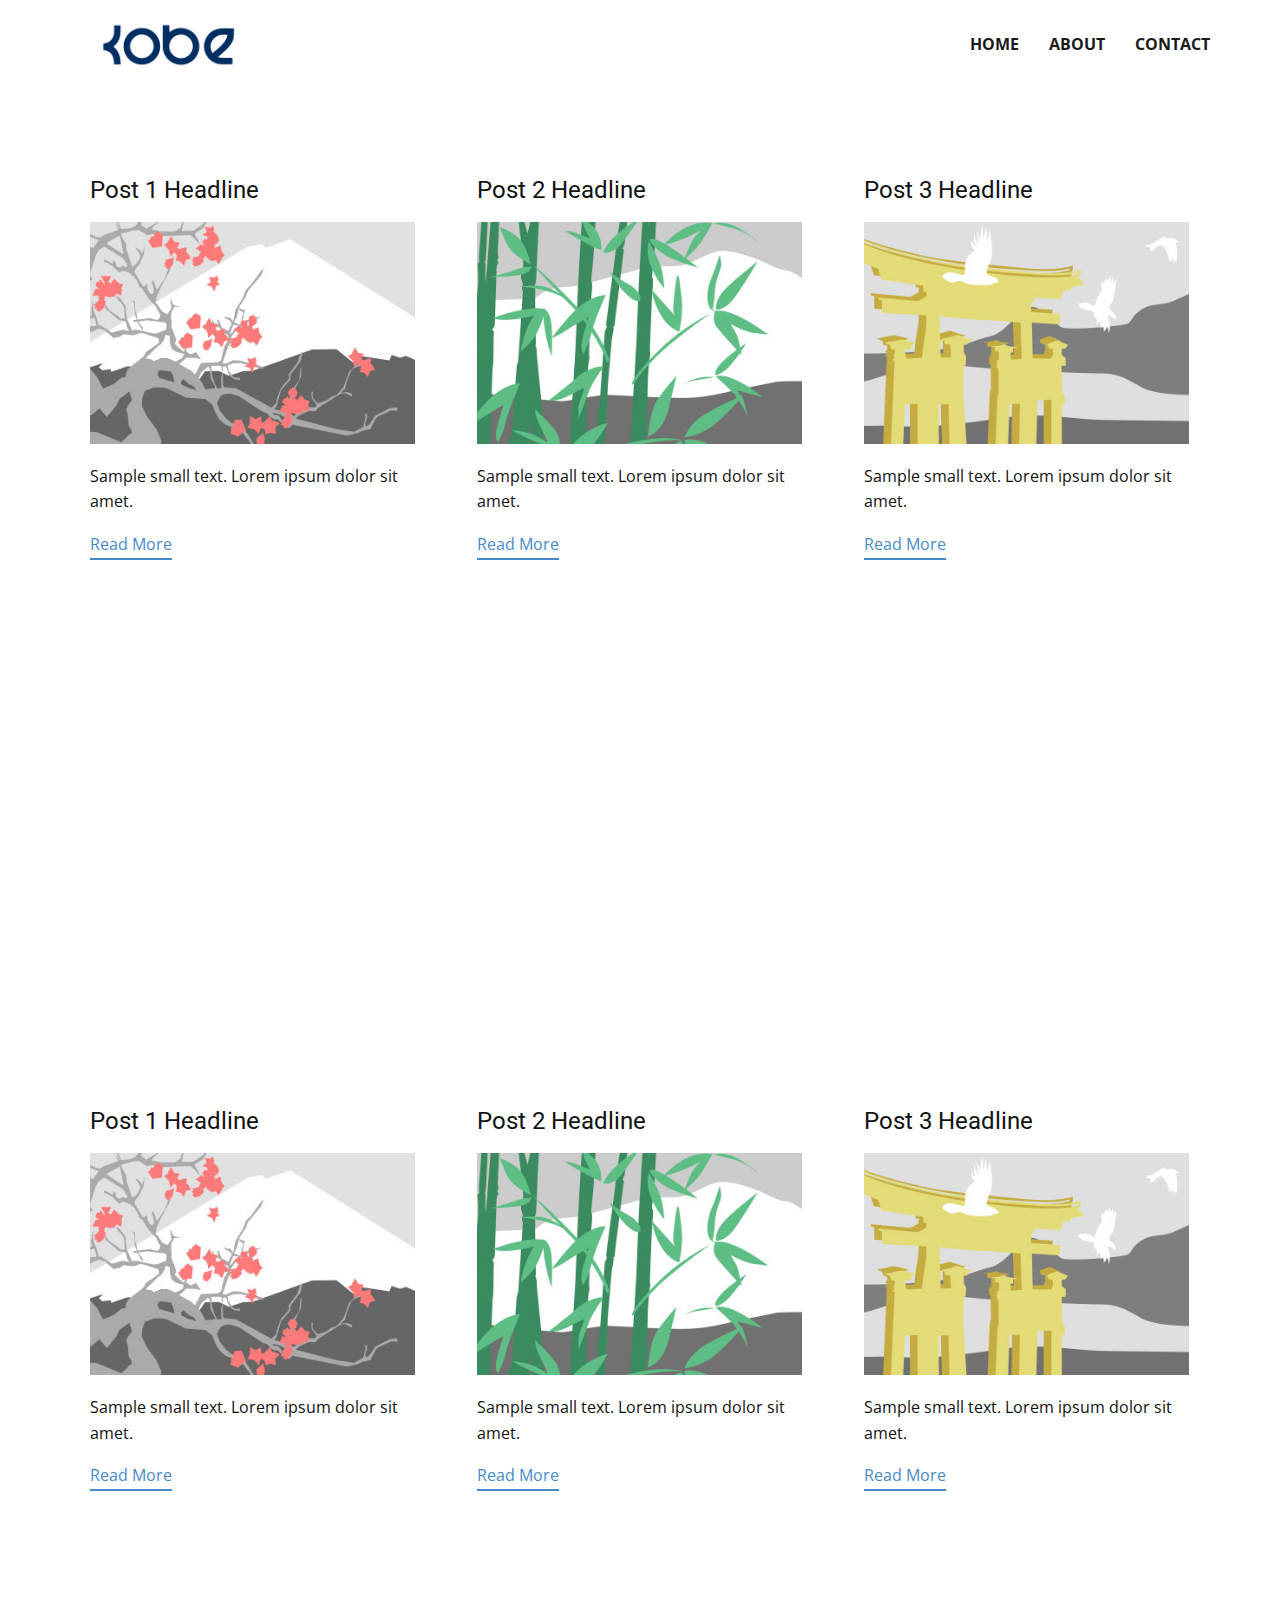
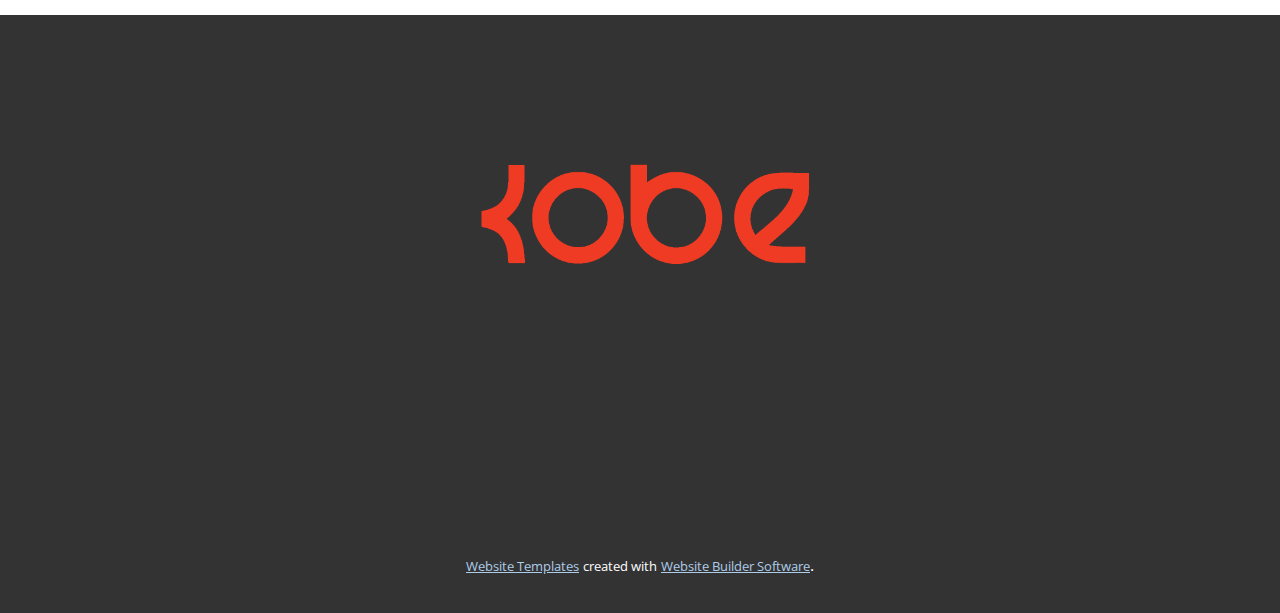
<file: blog/blog.html>
<html style="font-size: 16px;"><head>
    <meta name="viewport" content="width=device-width, initial-scale=1.0">
    <meta charset="utf-8">
    <meta name="keywords" content="">
    <meta name="description" content="">
    <meta name="page_type" content="np-template-header-footer-from-plugin">
    <title>Blog Template</title>
    <link rel="stylesheet" href="../nicepage.css" media="screen">
<link rel="stylesheet" href="../Blog-Template.css" media="screen">
    <script class="u-script" type="text/javascript" src="../jquery.js" defer=""></script>
    <script class="u-script" type="text/javascript" src="../nicepage.js" defer=""></script>
    <meta name="generator" content="Nicepage 3.15.3, nicepage.com">
    <link id="u-theme-google-font" rel="stylesheet" href="https://fonts.googleapis.com/css?family=Roboto:100,100i,300,300i,400,400i,500,500i,700,700i,900,900i|Open+Sans:300,300i,400,400i,600,600i,700,700i,800,800i">
    
    
    
    <script type="application/ld+json">{
		"@context": "http://schema.org",
		"@type": "Organization",
		"name": "",
		"url": "index.html",
		"logo": "images/Screenshot259.png"
}</script>
    <meta property="og:title" content="Blog Template">
    <meta property="og:type" content="website">
    <meta name="theme-color" content="#478ac9">
    <link rel="canonical" href="../index.html">
    <meta property="og:url" content="index.html">
  </head>
  <body class="u-body"><header class="u-clearfix u-header u-header" id="sec-4ed5"><div class="u-clearfix u-sheet u-sheet-1">
        <a href="https://nicepage.com" class="u-image u-logo u-image-1" data-image-width="1920" data-image-height="1080">
          <img src="../images/Screenshot259.png" class="u-logo-image u-logo-image-1" data-image-width="227.05">
        </a>
        <nav class="u-menu u-menu-dropdown u-offcanvas u-menu-1">
          <div class="menu-collapse" style="font-size: 1rem; letter-spacing: 0px; font-weight: 700; text-transform: uppercase;">
            <a class="u-button-style u-custom-active-border-color u-custom-active-color u-custom-border u-custom-border-color u-custom-borders u-custom-hover-border-color u-custom-hover-color u-custom-left-right-menu-spacing u-custom-padding-bottom u-custom-text-active-color u-custom-text-color u-custom-text-hover-color u-custom-top-bottom-menu-spacing u-nav-link u-text-active-palette-1-base u-text-hover-palette-2-base" href="#">
              <svg><use xmlns:xlink="http://www.w3.org/1999/xlink" xlink:href="#menu-hamburger"></use></svg>
              <svg version="1.1" xmlns="http://www.w3.org/2000/svg" xmlns:xlink="http://www.w3.org/1999/xlink"><defs><symbol id="menu-hamburger" viewBox="0 0 16 16" style="width: 16px; height: 16px;"><rect y="1" width="16" height="2"></rect><rect y="7" width="16" height="2"></rect><rect y="13" width="16" height="2"></rect>
</symbol>
</defs></svg>
            </a>
          </div>
          <div class="u-custom-menu u-nav-container">
            <ul class="u-nav u-spacing-30 u-unstyled u-nav-1"><li class="u-nav-item"><a class="u-border-2 u-border-active-palette-1-base u-border-hover-palette-1-light-1 u-border-no-left u-border-no-right u-border-no-top u-button-style u-nav-link u-text-active-grey-90 u-text-grey-90 u-text-hover-grey-90" href="../Home.html" style="padding: 10px 0px;">Home</a>
</li><li class="u-nav-item"><a class="u-border-2 u-border-active-palette-1-base u-border-hover-palette-1-light-1 u-border-no-left u-border-no-right u-border-no-top u-button-style u-nav-link u-text-active-grey-90 u-text-grey-90 u-text-hover-grey-90" href="../Home.html#carousel_6d48" data-page-id="587127176" style="padding: 10px 0px;">About</a>
</li><li class="u-nav-item"><a class="u-border-2 u-border-active-palette-1-base u-border-hover-palette-1-light-1 u-border-no-left u-border-no-right u-border-no-top u-button-style u-nav-link u-text-active-grey-90 u-text-grey-90 u-text-hover-grey-90" href="../Home.html#carousel_881e" data-page-id="587127176" style="padding: 10px 0px;">Contact</a>
</li></ul>
          </div>
          <div class="u-custom-menu u-nav-container-collapse">
            <div class="u-black u-container-style u-inner-container-layout u-opacity u-opacity-95 u-sidenav">
              <div class="u-sidenav-overflow">
                <div class="u-menu-close"></div>
                <ul class="u-align-center u-nav u-popupmenu-items u-unstyled u-nav-2"><li class="u-nav-item"><a class="u-button-style u-nav-link" href="../Home.html" style="padding: 10px 0px;">Home</a>
</li><li class="u-nav-item"><a class="u-button-style u-nav-link" href="../Home.html#carousel_6d48" data-page-id="587127176" style="padding: 10px 0px;">About</a>
</li><li class="u-nav-item"><a class="u-button-style u-nav-link" href="../Home.html#carousel_881e" data-page-id="587127176" style="padding: 10px 0px;">Contact</a>
</li></ul>
              </div>
            </div>
            <div class="u-black u-menu-overlay u-opacity u-opacity-70"></div>
          </div>
        </nav>
      </div></header>
    <section class="u-clearfix u-section-1" id="sec-f520">
      <div class="u-clearfix u-sheet u-valign-middle u-sheet-1"><!--blog--><!--blog_options_json--><!--{"type":"Recent","source":"","tags":"","count":"","gridProps":[{"mode":"XL","columns":3,"gap":22,"styles":".u-section-1 .u-repeater-1 {grid-auto-rows: [[XL_VALUE]] !important}"},{"mode":"LG","columns":3,"gap":22,"styles":"@media (max-width: 1199px) {.u-section-1 .u-repeater-1 {grid-auto-rows: [[LG_VALUE]] !important}}"},{"mode":"MD","columns":2,"gap":22,"styles":"@media (max-width: 991px) {.u-section-1 .u-repeater-1 {grid-auto-rows: [[MD_VALUE]] !important}}"},{"mode":"SM","columns":1,"gap":22,"styles":"@media (max-width: 767px) {.u-section-1 .u-repeater-1 {grid-auto-rows: [[SM_VALUE]] !important}}"},{"mode":"XS","columns":1,"gap":22,"styles":"@media (max-width: 575px) {.u-section-1 .u-repeater-1 {grid-auto-rows: [[XS_VALUE]] !important}}"}]}--><!--/blog_options_json-->
        <div class="u-blog u-expanded-width u-repeater u-repeater-1"><!--blog_post-->
          <div class="u-blog-post u-container-style u-repeater-item u-white u-repeater-item-1">
            <div class="u-container-layout u-similar-container u-valign-top u-container-layout-1"><!--blog_post_header-->
              <h4 class="u-blog-control u-text u-text-1">
                <a class="u-post-header-link" href="../blog/post.html"><!--blog_post_header_content-->Post 1 Headline<!--/blog_post_header_content--></a>
              </h4><!--/blog_post_header--><!--blog_post_image-->
              <a class="u-post-header-link" href="../blog/post.html"><img alt="" class="u-blog-control u-expanded-width u-image u-image-default u-image-1" src="[data-uri]"></a><!--/blog_post_image--><!--blog_post_content-->
              <div class="u-blog-control u-post-content u-text u-text-2 fr-view">Sample small text. Lorem ipsum dolor sit amet.</div><!--/blog_post_content--><!--blog_post_readmore-->
              <a href="../blog/post.html" class="u-blog-control u-border-2 u-border-palette-1-base u-btn u-btn-rectangle u-button-style u-none u-btn-1"><!--blog_post_readmore_content-->Read More<!--/blog_post_readmore_content--></a><!--/blog_post_readmore-->
            </div>
          </div><div class="u-blog-post u-container-style u-repeater-item u-video-cover u-white">
            <div class="u-container-layout u-similar-container u-valign-top u-container-layout-2"><!--blog_post_header-->
              <h4 class="u-blog-control u-text u-text-3">
                <a class="u-post-header-link" href="../blog/post-1.html"><!--blog_post_header_content-->Post 2 Headline<!--/blog_post_header_content--></a>
              </h4><!--/blog_post_header--><!--blog_post_image-->
              <a class="u-post-header-link" href="../blog/post-1.html"><img alt="" class="u-blog-control u-expanded-width u-image u-image-default u-image-2" src="[data-uri]"></a><!--/blog_post_image--><!--blog_post_content-->
              <div class="u-blog-control u-post-content u-text u-text-4 fr-view">Sample small text. Lorem ipsum dolor sit amet.</div><!--/blog_post_content--><!--blog_post_readmore-->
              <a href="../blog/post-1.html" class="u-blog-control u-border-2 u-border-palette-1-base u-btn u-btn-rectangle u-button-style u-none u-btn-2"><!--blog_post_readmore_content-->Read More<!--/blog_post_readmore_content--></a><!--/blog_post_readmore-->
            </div>
          </div><div class="u-blog-post u-container-style u-repeater-item u-video-cover u-white">
            <div class="u-container-layout u-similar-container u-valign-top u-container-layout-3"><!--blog_post_header-->
              <h4 class="u-blog-control u-text u-text-5">
                <a class="u-post-header-link" href="../blog/post-2.html"><!--blog_post_header_content-->Post 3 Headline<!--/blog_post_header_content--></a>
              </h4><!--/blog_post_header--><!--blog_post_image-->
              <a class="u-post-header-link" href="../blog/post-2.html"><img alt="" class="u-blog-control u-expanded-width u-image u-image-default u-image-3" src="[data-uri]"></a><!--/blog_post_image--><!--blog_post_content-->
              <div class="u-blog-control u-post-content u-text u-text-6 fr-view">Sample small text. Lorem ipsum dolor sit amet.</div><!--/blog_post_content--><!--blog_post_readmore-->
              <a href="../blog/post-2.html" class="u-blog-control u-border-2 u-border-palette-1-base u-btn u-btn-rectangle u-button-style u-none u-btn-3"><!--blog_post_readmore_content-->Read More<!--/blog_post_readmore_content--></a><!--/blog_post_readmore-->
            </div>
          </div><div class="u-blog-post u-container-style u-repeater-item u-white u-repeater-item-1">
            <div class="u-container-layout u-similar-container u-valign-top u-container-layout-1"><!--blog_post_header-->
              <h4 class="u-blog-control u-text u-text-1">
                <a class="u-post-header-link" href="../blog/post-3.html"><!--blog_post_header_content-->Post 1 Headline<!--/blog_post_header_content--></a>
              </h4><!--/blog_post_header--><!--blog_post_image-->
              <a class="u-post-header-link" href="../blog/post-3.html"><img alt="" class="u-blog-control u-expanded-width u-image u-image-default u-image-1" src="[data-uri]"></a><!--/blog_post_image--><!--blog_post_content-->
              <div class="u-blog-control u-post-content u-text u-text-2 fr-view">Sample small text. Lorem ipsum dolor sit amet.</div><!--/blog_post_content--><!--blog_post_readmore-->
              <a href="../blog/post-3.html" class="u-blog-control u-border-2 u-border-palette-1-base u-btn u-btn-rectangle u-button-style u-none u-btn-1"><!--blog_post_readmore_content-->Read More<!--/blog_post_readmore_content--></a><!--/blog_post_readmore-->
            </div>
          </div><div class="u-blog-post u-container-style u-repeater-item u-video-cover u-white">
            <div class="u-container-layout u-similar-container u-valign-top u-container-layout-2"><!--blog_post_header-->
              <h4 class="u-blog-control u-text u-text-3">
                <a class="u-post-header-link" href="../blog/post-4.html"><!--blog_post_header_content-->Post 2 Headline<!--/blog_post_header_content--></a>
              </h4><!--/blog_post_header--><!--blog_post_image-->
              <a class="u-post-header-link" href="../blog/post-4.html"><img alt="" class="u-blog-control u-expanded-width u-image u-image-default u-image-2" src="[data-uri]"></a><!--/blog_post_image--><!--blog_post_content-->
              <div class="u-blog-control u-post-content u-text u-text-4 fr-view">Sample small text. Lorem ipsum dolor sit amet.</div><!--/blog_post_content--><!--blog_post_readmore-->
              <a href="../blog/post-4.html" class="u-blog-control u-border-2 u-border-palette-1-base u-btn u-btn-rectangle u-button-style u-none u-btn-2"><!--blog_post_readmore_content-->Read More<!--/blog_post_readmore_content--></a><!--/blog_post_readmore-->
            </div>
          </div><div class="u-blog-post u-container-style u-repeater-item u-video-cover u-white">
            <div class="u-container-layout u-similar-container u-valign-top u-container-layout-3"><!--blog_post_header-->
              <h4 class="u-blog-control u-text u-text-5">
                <a class="u-post-header-link" href="../blog/post-5.html"><!--blog_post_header_content-->Post 3 Headline<!--/blog_post_header_content--></a>
              </h4><!--/blog_post_header--><!--blog_post_image-->
              <a class="u-post-header-link" href="../blog/post-5.html"><img alt="" class="u-blog-control u-expanded-width u-image u-image-default u-image-3" src="[data-uri]"></a><!--/blog_post_image--><!--blog_post_content-->
              <div class="u-blog-control u-post-content u-text u-text-6 fr-view">Sample small text. Lorem ipsum dolor sit amet.</div><!--/blog_post_content--><!--blog_post_readmore-->
              <a href="../blog/post-5.html" class="u-blog-control u-border-2 u-border-palette-1-base u-btn u-btn-rectangle u-button-style u-none u-btn-3"><!--blog_post_readmore_content-->Read More<!--/blog_post_readmore_content--></a><!--/blog_post_readmore-->
            </div>
          </div><!--/blog_post--><!--blog_post-->
          <!--/blog_post--><!--blog_post-->
          <!--/blog_post-->
        </div><!--/blog-->
      </div>
    </section>
    <section class="u-clearfix u-section-2" id="sec-4b2a">
      <div class="u-clearfix u-sheet u-sheet-1"></div>
    </section>
    
    
    <footer class="u-align-center u-clearfix u-footer u-grey-80 u-footer" id="sec-b495"><div class="u-clearfix u-sheet u-sheet-1">
        <img class="u-image u-image-default u-image-1" src="../images/Screenshot2591.png" alt="" data-image-width="1920" data-image-height="1080">
      </div></footer>
    <section class="u-backlink u-clearfix u-grey-80">
      <a class="u-link" href="https://nicepage.com/website-templates" target="_blank">
        <span>Website Templates</span>
      </a>
      <p class="u-text">
        <span>created with</span>
      </p>
      <a class="u-link" href="https://nicepage.com/" target="_blank">
        <span>Website Builder Software</span>
      </a>. 
    </section>
  
</body></html>
</file>
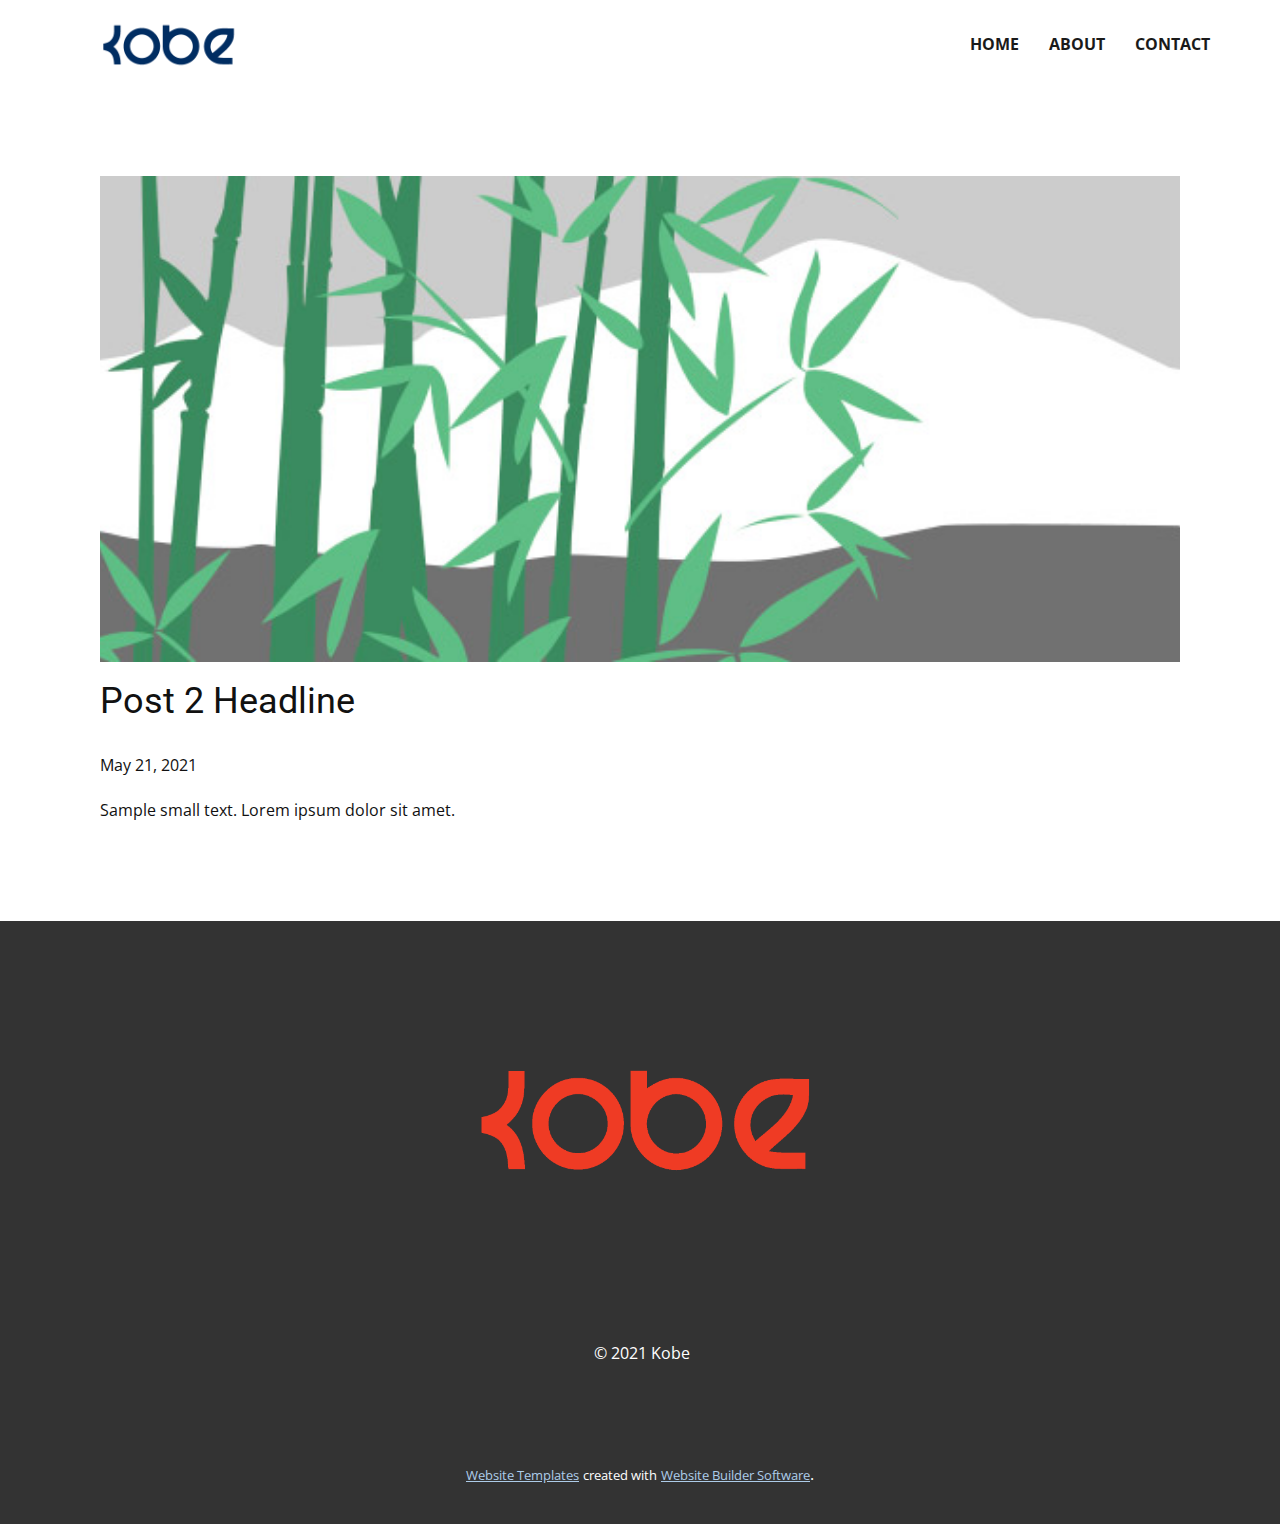
<file: blog/post-1.html>
<!doctype html>
<html style="font-size: 16px;"><head>
    <meta name="viewport" content="width=device-width, initial-scale=1.0">
    <meta charset="utf-8">
    <meta name="keywords" content="Post 1 Headline">
    <meta name="description" content="">
    <meta name="page_type" content="np-template-header-footer-from-plugin">
    <title>Post 2 Headline</title>
    <link rel="stylesheet" href="../nicepage.css" media="screen">
<link rel="stylesheet" href="../Post-Template.css" media="screen">
    <script class="u-script" type="text/javascript" src="../jquery.js" defer=""></script>
    <script class="u-script" type="text/javascript" src="../nicepage.js" defer=""></script>
    <meta name="generator" content="Nicepage 3.15.3, nicepage.com">
    <link id="u-theme-google-font" rel="stylesheet" href="https://fonts.googleapis.com/css?family=Roboto:100,100i,300,300i,400,400i,500,500i,700,700i,900,900i|Open+Sans:300,300i,400,400i,600,600i,700,700i,800,800i">
    
    
    <script type="application/ld+json">{
		"@context": "http://schema.org",
		"@type": "Organization",
		"name": "",
		"url": "index.html",
		"logo": "images/Screenshot259.png"
}</script>
    <meta property="og:title" content="Post Template">
    <meta property="og:type" content="website">
    <meta name="theme-color" content="#478ac9">
    <link rel="canonical" href="../index.html">
    <meta property="og:url" content="index.html">
  </head>
  <body class="u-body"><header class="u-clearfix u-header u-header" id="sec-4ed5"><div class="u-clearfix u-sheet u-sheet-1">
        <a href="https://nicepage.com" class="u-image u-logo u-image-1" data-image-width="1920" data-image-height="1080">
          <img src="../images/Screenshot259.png" class="u-logo-image u-logo-image-1" data-image-width="227.05">
        </a>
        <nav class="u-menu u-menu-dropdown u-offcanvas u-menu-1">
          <div class="menu-collapse" style="font-size: 1rem; letter-spacing: 0px; font-weight: 700; text-transform: uppercase;">
            <a class="u-button-style u-custom-active-border-color u-custom-active-color u-custom-border u-custom-border-color u-custom-borders u-custom-hover-border-color u-custom-hover-color u-custom-left-right-menu-spacing u-custom-padding-bottom u-custom-text-active-color u-custom-text-color u-custom-text-hover-color u-custom-top-bottom-menu-spacing u-nav-link u-text-active-palette-1-base u-text-hover-palette-2-base" href="#">
              <svg><use xmlns:xlink="http://www.w3.org/1999/xlink" xlink:href="#menu-hamburger"></use></svg>
              <svg version="1.1" xmlns="http://www.w3.org/2000/svg" xmlns:xlink="http://www.w3.org/1999/xlink"><defs><symbol id="menu-hamburger" viewBox="0 0 16 16" style="width: 16px; height: 16px;"><rect y="1" width="16" height="2"></rect><rect y="7" width="16" height="2"></rect><rect y="13" width="16" height="2"></rect>
</symbol>
</defs></svg>
            </a>
          </div>
          <div class="u-custom-menu u-nav-container">
            <ul class="u-nav u-spacing-30 u-unstyled u-nav-1"><li class="u-nav-item"><a class="u-border-2 u-border-active-palette-1-base u-border-hover-palette-1-light-1 u-border-no-left u-border-no-right u-border-no-top u-button-style u-nav-link u-text-active-grey-90 u-text-grey-90 u-text-hover-grey-90" href="../Home.html" style="padding: 10px 0px;">Home</a>
</li><li class="u-nav-item"><a class="u-border-2 u-border-active-palette-1-base u-border-hover-palette-1-light-1 u-border-no-left u-border-no-right u-border-no-top u-button-style u-nav-link u-text-active-grey-90 u-text-grey-90 u-text-hover-grey-90" href="../Home.html#carousel_6d48" data-page-id="587127176" style="padding: 10px 0px;">About</a>
</li><li class="u-nav-item"><a class="u-border-2 u-border-active-palette-1-base u-border-hover-palette-1-light-1 u-border-no-left u-border-no-right u-border-no-top u-button-style u-nav-link u-text-active-grey-90 u-text-grey-90 u-text-hover-grey-90" href="../Home.html#carousel_881e" data-page-id="587127176" style="padding: 10px 0px;">Contact</a>
</li></ul>
          </div>
          <div class="u-custom-menu u-nav-container-collapse">
            <div class="u-black u-container-style u-inner-container-layout u-opacity u-opacity-95 u-sidenav">
              <div class="u-sidenav-overflow">
                <div class="u-menu-close"></div>
                <ul class="u-align-center u-nav u-popupmenu-items u-unstyled u-nav-2"><li class="u-nav-item"><a class="u-button-style u-nav-link" href="../Home.html" style="padding: 10px 0px;">Home</a>
</li><li class="u-nav-item"><a class="u-button-style u-nav-link" href="../Home.html#carousel_6d48" data-page-id="587127176" style="padding: 10px 0px;">About</a>
</li><li class="u-nav-item"><a class="u-button-style u-nav-link" href="../Home.html#carousel_881e" data-page-id="587127176" style="padding: 10px 0px;">Contact</a>
</li></ul>
              </div>
            </div>
            <div class="u-black u-menu-overlay u-opacity u-opacity-70"></div>
          </div>
        </nav>
      </div></header>
    <section class="u-align-center u-clearfix u-section-1" id="sec-7f62">
      <div class="u-clearfix u-sheet u-valign-middle-md u-valign-middle-sm u-valign-middle-xs u-sheet-1"><!--post_details--><!--post_details_options_json--><!--{"source":""}--><!--/post_details_options_json--><!--blog_post-->
        <div class="u-container-style u-expanded-width u-post-details u-post-details-1">
          <div class="u-container-layout u-valign-middle u-container-layout-1"><!--blog_post_image-->
            <img alt="" class="u-blog-control u-expanded-width u-image u-image-default u-image-1" src="[data-uri]"><!--/blog_post_image--><!--blog_post_header-->
            <h2 class="u-blog-control u-text u-text-1">Post 2 Headline</h2><!--/blog_post_header--><!--blog_post_metadata-->
            <div class="u-blog-control u-metadata u-metadata-1"><!--blog_post_metadata_date-->
              <span class="u-meta-date u-meta-icon">May 21, 2021</span><!--/blog_post_metadata_date--><!--blog_post_metadata_category-->
              <!--/blog_post_metadata_category--><!--blog_post_metadata_comments-->
              <!--/blog_post_metadata_comments-->
            </div><!--/blog_post_metadata--><!--blog_post_content-->
            <div class="u-align-justify u-blog-control u-post-content u-text u-text-2 fr-view">
  Sample small text. Lorem ipsum dolor sit amet.
  </div><!--/blog_post_content-->
          </div>
        </div><!--/blog_post--><!--/post_details-->
      </div>
    </section>
    
    
    <footer class="u-align-center u-clearfix u-footer u-grey-80 u-footer" id="sec-b495"><div class="u-clearfix u-sheet u-sheet-1">
        <img class="u-image u-image-default u-image-1" src="../images/Screenshot2591.png" alt="" data-image-width="1920" data-image-height="1080">
        <p class="u-text u-text-1">&nbsp;© 2021 Kobe</p>
      </div></footer>
    <section class="u-backlink u-clearfix u-grey-80">
      <a class="u-link" href="https://nicepage.com/website-templates" target="_blank">
        <span>Website Templates</span>
      </a>
      <p class="u-text">
        <span>created with</span>
      </p>
      <a class="u-link" href="https://nicepage.com/" target="_blank">
        <span>Website Builder Software</span>
      </a>. 
    </section>
  
</body></html>
</file>
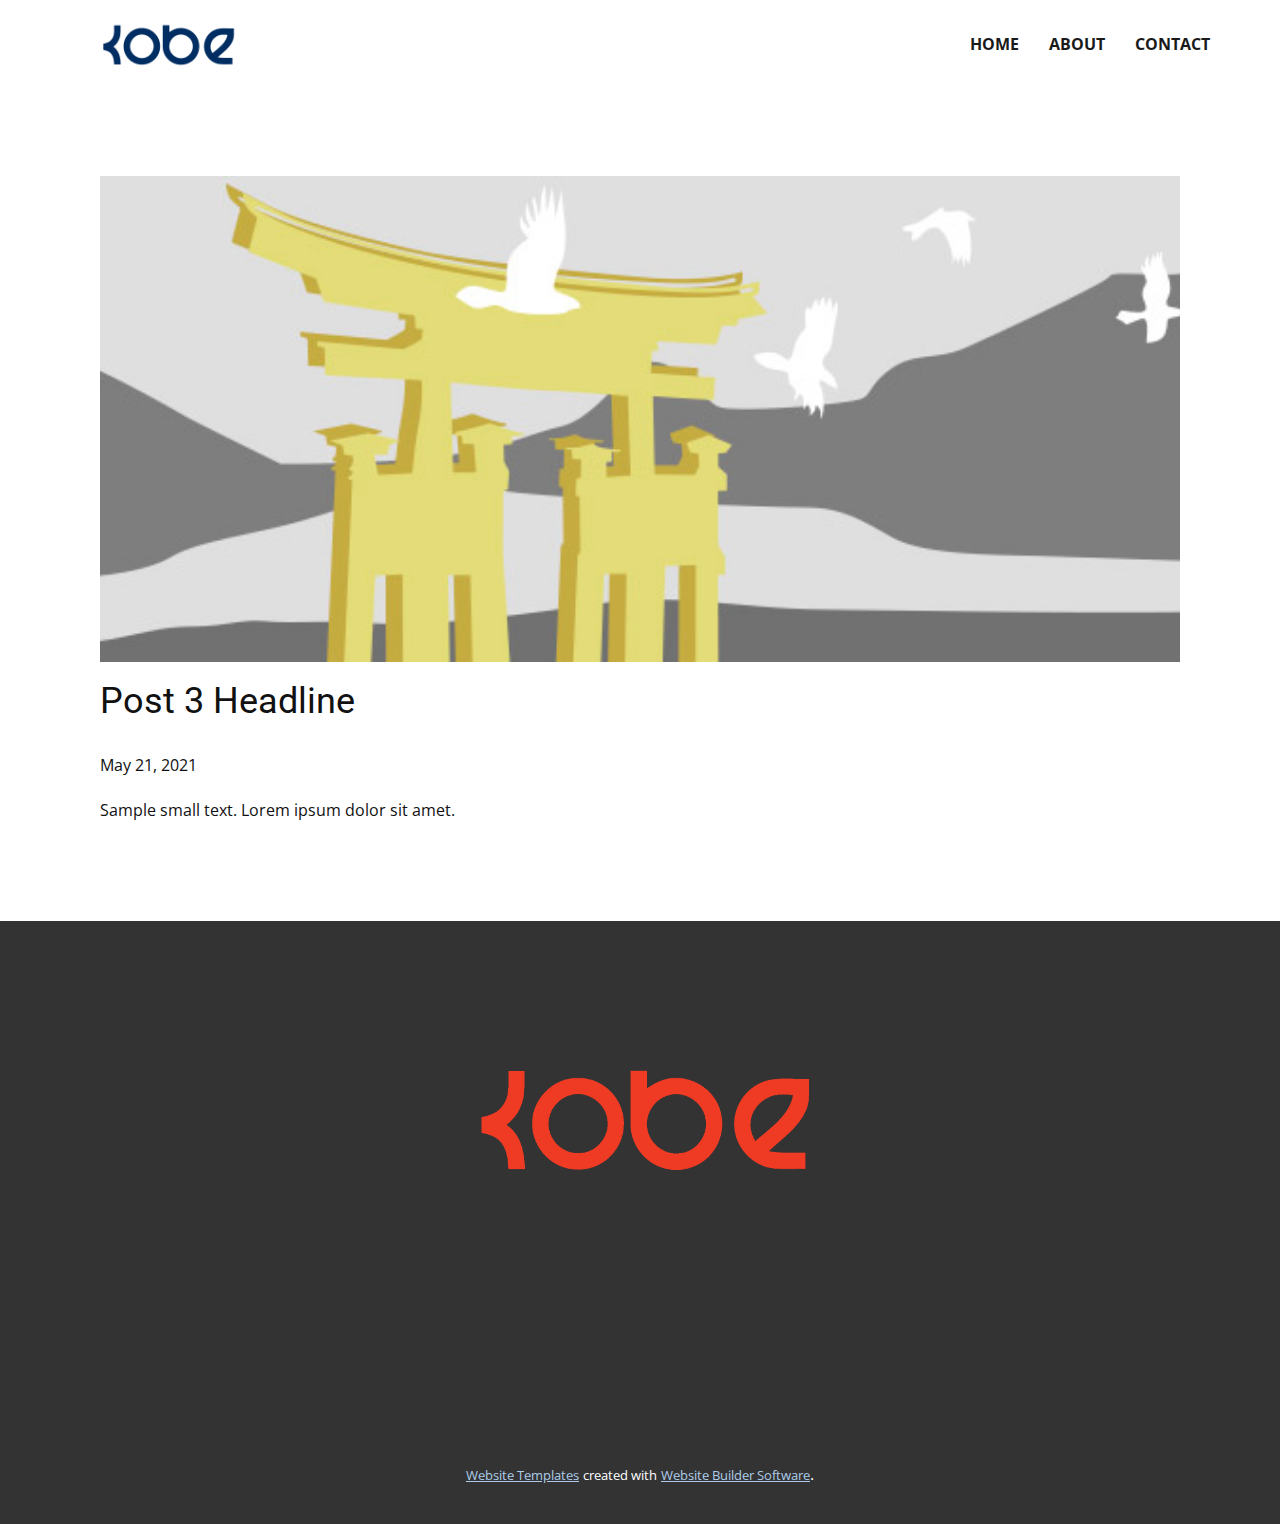
<file: blog/post-2.html>
<!doctype html>
<html style="font-size: 16px;"><head>
    <meta name="viewport" content="width=device-width, initial-scale=1.0">
    <meta charset="utf-8">
    <meta name="keywords" content="Post 1 Headline">
    <meta name="description" content="">
    <meta name="page_type" content="np-template-header-footer-from-plugin">
    <title>Post 3 Headline</title>
    <link rel="stylesheet" href="../nicepage.css" media="screen">
<link rel="stylesheet" href="../Post-Template.css" media="screen">
    <script class="u-script" type="text/javascript" src="../jquery.js" defer=""></script>
    <script class="u-script" type="text/javascript" src="../nicepage.js" defer=""></script>
    <meta name="generator" content="Nicepage 3.15.3, nicepage.com">
    <link id="u-theme-google-font" rel="stylesheet" href="https://fonts.googleapis.com/css?family=Roboto:100,100i,300,300i,400,400i,500,500i,700,700i,900,900i|Open+Sans:300,300i,400,400i,600,600i,700,700i,800,800i">
    
    
    <script type="application/ld+json">{
		"@context": "http://schema.org",
		"@type": "Organization",
		"name": "",
		"url": "index.html",
		"logo": "images/Screenshot259.png"
}</script>
    <meta property="og:title" content="Post Template">
    <meta property="og:type" content="website">
    <meta name="theme-color" content="#478ac9">
    <link rel="canonical" href="../index.html">
    <meta property="og:url" content="index.html">
  </head>
  <body class="u-body"><header class="u-clearfix u-header u-header" id="sec-4ed5"><div class="u-clearfix u-sheet u-sheet-1">
        <a href="https://nicepage.com" class="u-image u-logo u-image-1" data-image-width="1920" data-image-height="1080">
          <img src="../images/Screenshot259.png" class="u-logo-image u-logo-image-1" data-image-width="227.05">
        </a>
        <nav class="u-menu u-menu-dropdown u-offcanvas u-menu-1">
          <div class="menu-collapse" style="font-size: 1rem; letter-spacing: 0px; font-weight: 700; text-transform: uppercase;">
            <a class="u-button-style u-custom-active-border-color u-custom-active-color u-custom-border u-custom-border-color u-custom-borders u-custom-hover-border-color u-custom-hover-color u-custom-left-right-menu-spacing u-custom-padding-bottom u-custom-text-active-color u-custom-text-color u-custom-text-hover-color u-custom-top-bottom-menu-spacing u-nav-link u-text-active-palette-1-base u-text-hover-palette-2-base" href="#">
              <svg><use xmlns:xlink="http://www.w3.org/1999/xlink" xlink:href="#menu-hamburger"></use></svg>
              <svg version="1.1" xmlns="http://www.w3.org/2000/svg" xmlns:xlink="http://www.w3.org/1999/xlink"><defs><symbol id="menu-hamburger" viewBox="0 0 16 16" style="width: 16px; height: 16px;"><rect y="1" width="16" height="2"></rect><rect y="7" width="16" height="2"></rect><rect y="13" width="16" height="2"></rect>
</symbol>
</defs></svg>
            </a>
          </div>
          <div class="u-custom-menu u-nav-container">
            <ul class="u-nav u-spacing-30 u-unstyled u-nav-1"><li class="u-nav-item"><a class="u-border-2 u-border-active-palette-1-base u-border-hover-palette-1-light-1 u-border-no-left u-border-no-right u-border-no-top u-button-style u-nav-link u-text-active-grey-90 u-text-grey-90 u-text-hover-grey-90" href="../Home.html" style="padding: 10px 0px;">Home</a>
</li><li class="u-nav-item"><a class="u-border-2 u-border-active-palette-1-base u-border-hover-palette-1-light-1 u-border-no-left u-border-no-right u-border-no-top u-button-style u-nav-link u-text-active-grey-90 u-text-grey-90 u-text-hover-grey-90" href="../Home.html#carousel_6d48" data-page-id="587127176" style="padding: 10px 0px;">About</a>
</li><li class="u-nav-item"><a class="u-border-2 u-border-active-palette-1-base u-border-hover-palette-1-light-1 u-border-no-left u-border-no-right u-border-no-top u-button-style u-nav-link u-text-active-grey-90 u-text-grey-90 u-text-hover-grey-90" href="../Home.html#carousel_881e" data-page-id="587127176" style="padding: 10px 0px;">Contact</a>
</li></ul>
          </div>
          <div class="u-custom-menu u-nav-container-collapse">
            <div class="u-black u-container-style u-inner-container-layout u-opacity u-opacity-95 u-sidenav">
              <div class="u-sidenav-overflow">
                <div class="u-menu-close"></div>
                <ul class="u-align-center u-nav u-popupmenu-items u-unstyled u-nav-2"><li class="u-nav-item"><a class="u-button-style u-nav-link" href="../Home.html" style="padding: 10px 0px;">Home</a>
</li><li class="u-nav-item"><a class="u-button-style u-nav-link" href="../Home.html#carousel_6d48" data-page-id="587127176" style="padding: 10px 0px;">About</a>
</li><li class="u-nav-item"><a class="u-button-style u-nav-link" href="../Home.html#carousel_881e" data-page-id="587127176" style="padding: 10px 0px;">Contact</a>
</li></ul>
              </div>
            </div>
            <div class="u-black u-menu-overlay u-opacity u-opacity-70"></div>
          </div>
        </nav>
      </div></header>
    <section class="u-align-center u-clearfix u-section-1" id="sec-7f62">
      <div class="u-clearfix u-sheet u-valign-middle-md u-valign-middle-sm u-valign-middle-xs u-sheet-1"><!--post_details--><!--post_details_options_json--><!--{"source":""}--><!--/post_details_options_json--><!--blog_post-->
        <div class="u-container-style u-expanded-width u-post-details u-post-details-1">
          <div class="u-container-layout u-valign-middle u-container-layout-1"><!--blog_post_image-->
            <img alt="" class="u-blog-control u-expanded-width u-image u-image-default u-image-1" src="[data-uri]"><!--/blog_post_image--><!--blog_post_header-->
            <h2 class="u-blog-control u-text u-text-1">Post 3 Headline</h2><!--/blog_post_header--><!--blog_post_metadata-->
            <div class="u-blog-control u-metadata u-metadata-1"><!--blog_post_metadata_date-->
              <span class="u-meta-date u-meta-icon">May 21, 2021</span><!--/blog_post_metadata_date--><!--blog_post_metadata_category-->
              <!--/blog_post_metadata_category--><!--blog_post_metadata_comments-->
              <!--/blog_post_metadata_comments-->
            </div><!--/blog_post_metadata--><!--blog_post_content-->
            <div class="u-align-justify u-blog-control u-post-content u-text u-text-2 fr-view">
  Sample small text. Lorem ipsum dolor sit amet.
  </div><!--/blog_post_content-->
          </div>
        </div><!--/blog_post--><!--/post_details-->
      </div>
    </section>
    
    
    <footer class="u-align-center u-clearfix u-footer u-grey-80 u-footer" id="sec-b495"><div class="u-clearfix u-sheet u-sheet-1">
        <img class="u-image u-image-default u-image-1" src="../images/Screenshot2591.png" alt="" data-image-width="1920" data-image-height="1080">
      </div></footer>
    <section class="u-backlink u-clearfix u-grey-80">
      <a class="u-link" href="https://nicepage.com/website-templates" target="_blank">
        <span>Website Templates</span>
      </a>
      <p class="u-text">
        <span>created with</span>
      </p>
      <a class="u-link" href="https://nicepage.com/" target="_blank">
        <span>Website Builder Software</span>
      </a>. 
    </section>
  
</body></html>
</file>
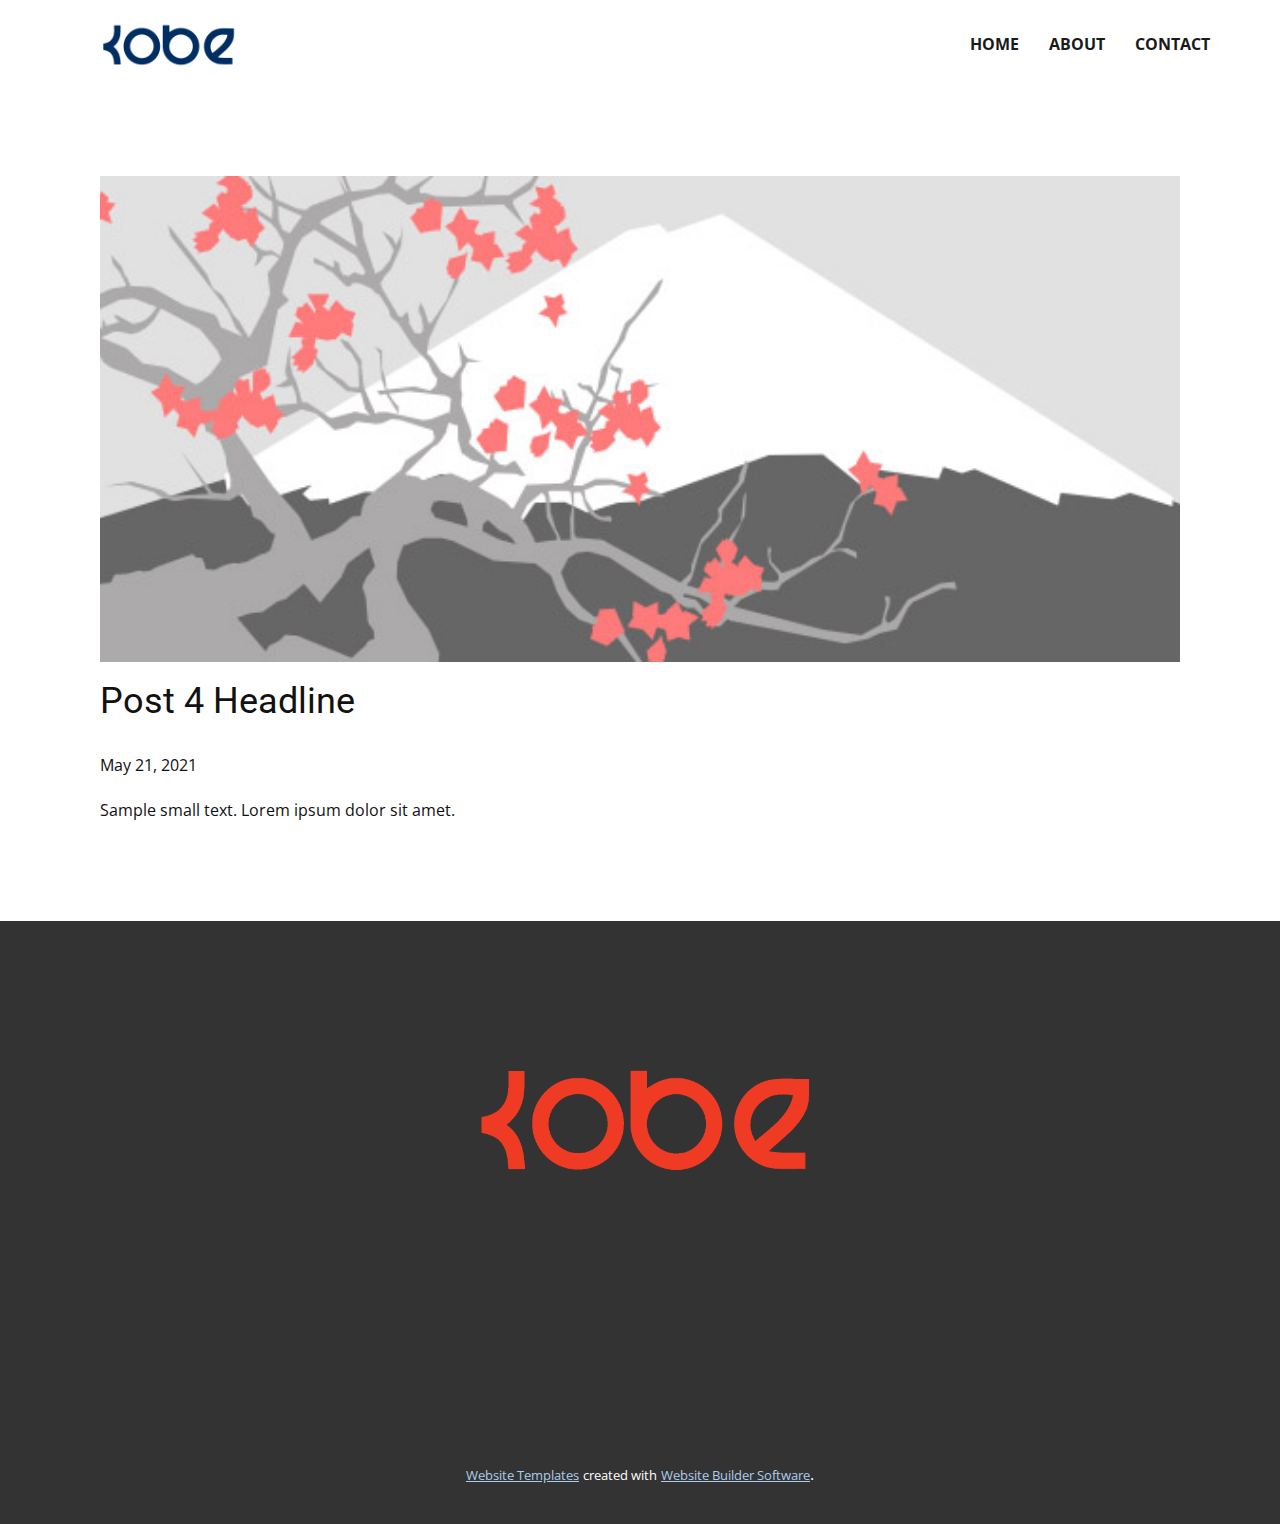
<file: blog/post-3.html>
<!doctype html>
<html style="font-size: 16px;"><head>
    <meta name="viewport" content="width=device-width, initial-scale=1.0">
    <meta charset="utf-8">
    <meta name="keywords" content="Post 1 Headline">
    <meta name="description" content="">
    <meta name="page_type" content="np-template-header-footer-from-plugin">
    <title>Post 4 Headline</title>
    <link rel="stylesheet" href="../nicepage.css" media="screen">
<link rel="stylesheet" href="../Post-Template.css" media="screen">
    <script class="u-script" type="text/javascript" src="../jquery.js" defer=""></script>
    <script class="u-script" type="text/javascript" src="../nicepage.js" defer=""></script>
    <meta name="generator" content="Nicepage 3.15.3, nicepage.com">
    <link id="u-theme-google-font" rel="stylesheet" href="https://fonts.googleapis.com/css?family=Roboto:100,100i,300,300i,400,400i,500,500i,700,700i,900,900i|Open+Sans:300,300i,400,400i,600,600i,700,700i,800,800i">
    
    
    <script type="application/ld+json">{
		"@context": "http://schema.org",
		"@type": "Organization",
		"name": "",
		"url": "index.html",
		"logo": "images/Screenshot259.png"
}</script>
    <meta property="og:title" content="Post Template">
    <meta property="og:type" content="website">
    <meta name="theme-color" content="#478ac9">
    <link rel="canonical" href="../index.html">
    <meta property="og:url" content="index.html">
  </head>
  <body class="u-body"><header class="u-clearfix u-header u-header" id="sec-4ed5"><div class="u-clearfix u-sheet u-sheet-1">
        <a href="https://nicepage.com" class="u-image u-logo u-image-1" data-image-width="1920" data-image-height="1080">
          <img src="../images/Screenshot259.png" class="u-logo-image u-logo-image-1" data-image-width="227.05">
        </a>
        <nav class="u-menu u-menu-dropdown u-offcanvas u-menu-1">
          <div class="menu-collapse" style="font-size: 1rem; letter-spacing: 0px; font-weight: 700; text-transform: uppercase;">
            <a class="u-button-style u-custom-active-border-color u-custom-active-color u-custom-border u-custom-border-color u-custom-borders u-custom-hover-border-color u-custom-hover-color u-custom-left-right-menu-spacing u-custom-padding-bottom u-custom-text-active-color u-custom-text-color u-custom-text-hover-color u-custom-top-bottom-menu-spacing u-nav-link u-text-active-palette-1-base u-text-hover-palette-2-base" href="#">
              <svg><use xmlns:xlink="http://www.w3.org/1999/xlink" xlink:href="#menu-hamburger"></use></svg>
              <svg version="1.1" xmlns="http://www.w3.org/2000/svg" xmlns:xlink="http://www.w3.org/1999/xlink"><defs><symbol id="menu-hamburger" viewBox="0 0 16 16" style="width: 16px; height: 16px;"><rect y="1" width="16" height="2"></rect><rect y="7" width="16" height="2"></rect><rect y="13" width="16" height="2"></rect>
</symbol>
</defs></svg>
            </a>
          </div>
          <div class="u-custom-menu u-nav-container">
            <ul class="u-nav u-spacing-30 u-unstyled u-nav-1"><li class="u-nav-item"><a class="u-border-2 u-border-active-palette-1-base u-border-hover-palette-1-light-1 u-border-no-left u-border-no-right u-border-no-top u-button-style u-nav-link u-text-active-grey-90 u-text-grey-90 u-text-hover-grey-90" href="../Home.html" style="padding: 10px 0px;">Home</a>
</li><li class="u-nav-item"><a class="u-border-2 u-border-active-palette-1-base u-border-hover-palette-1-light-1 u-border-no-left u-border-no-right u-border-no-top u-button-style u-nav-link u-text-active-grey-90 u-text-grey-90 u-text-hover-grey-90" href="../Home.html#carousel_6d48" data-page-id="587127176" style="padding: 10px 0px;">About</a>
</li><li class="u-nav-item"><a class="u-border-2 u-border-active-palette-1-base u-border-hover-palette-1-light-1 u-border-no-left u-border-no-right u-border-no-top u-button-style u-nav-link u-text-active-grey-90 u-text-grey-90 u-text-hover-grey-90" href="../Home.html#carousel_881e" data-page-id="587127176" style="padding: 10px 0px;">Contact</a>
</li></ul>
          </div>
          <div class="u-custom-menu u-nav-container-collapse">
            <div class="u-black u-container-style u-inner-container-layout u-opacity u-opacity-95 u-sidenav">
              <div class="u-sidenav-overflow">
                <div class="u-menu-close"></div>
                <ul class="u-align-center u-nav u-popupmenu-items u-unstyled u-nav-2"><li class="u-nav-item"><a class="u-button-style u-nav-link" href="../Home.html" style="padding: 10px 0px;">Home</a>
</li><li class="u-nav-item"><a class="u-button-style u-nav-link" href="../Home.html#carousel_6d48" data-page-id="587127176" style="padding: 10px 0px;">About</a>
</li><li class="u-nav-item"><a class="u-button-style u-nav-link" href="../Home.html#carousel_881e" data-page-id="587127176" style="padding: 10px 0px;">Contact</a>
</li></ul>
              </div>
            </div>
            <div class="u-black u-menu-overlay u-opacity u-opacity-70"></div>
          </div>
        </nav>
      </div></header>
    <section class="u-align-center u-clearfix u-section-1" id="sec-7f62">
      <div class="u-clearfix u-sheet u-valign-middle-md u-valign-middle-sm u-valign-middle-xs u-sheet-1"><!--post_details--><!--post_details_options_json--><!--{"source":""}--><!--/post_details_options_json--><!--blog_post-->
        <div class="u-container-style u-expanded-width u-post-details u-post-details-1">
          <div class="u-container-layout u-valign-middle u-container-layout-1"><!--blog_post_image-->
            <img alt="" class="u-blog-control u-expanded-width u-image u-image-default u-image-1" src="[data-uri]"><!--/blog_post_image--><!--blog_post_header-->
            <h2 class="u-blog-control u-text u-text-1">Post 4 Headline</h2><!--/blog_post_header--><!--blog_post_metadata-->
            <div class="u-blog-control u-metadata u-metadata-1"><!--blog_post_metadata_date-->
              <span class="u-meta-date u-meta-icon">May 21, 2021</span><!--/blog_post_metadata_date--><!--blog_post_metadata_category-->
              <!--/blog_post_metadata_category--><!--blog_post_metadata_comments-->
              <!--/blog_post_metadata_comments-->
            </div><!--/blog_post_metadata--><!--blog_post_content-->
            <div class="u-align-justify u-blog-control u-post-content u-text u-text-2 fr-view">
  Sample small text. Lorem ipsum dolor sit amet.
  </div><!--/blog_post_content-->
          </div>
        </div><!--/blog_post--><!--/post_details-->
      </div>
    </section>
    
    
    <footer class="u-align-center u-clearfix u-footer u-grey-80 u-footer" id="sec-b495"><div class="u-clearfix u-sheet u-sheet-1">
        <img class="u-image u-image-default u-image-1" src="../images/Screenshot2591.png" alt="" data-image-width="1920" data-image-height="1080">
      </div></footer>
    <section class="u-backlink u-clearfix u-grey-80">
      <a class="u-link" href="https://nicepage.com/website-templates" target="_blank">
        <span>Website Templates</span>
      </a>
      <p class="u-text">
        <span>created with</span>
      </p>
      <a class="u-link" href="https://nicepage.com/" target="_blank">
        <span>Website Builder Software</span>
      </a>. 
    </section>
  
</body></html>
</file>
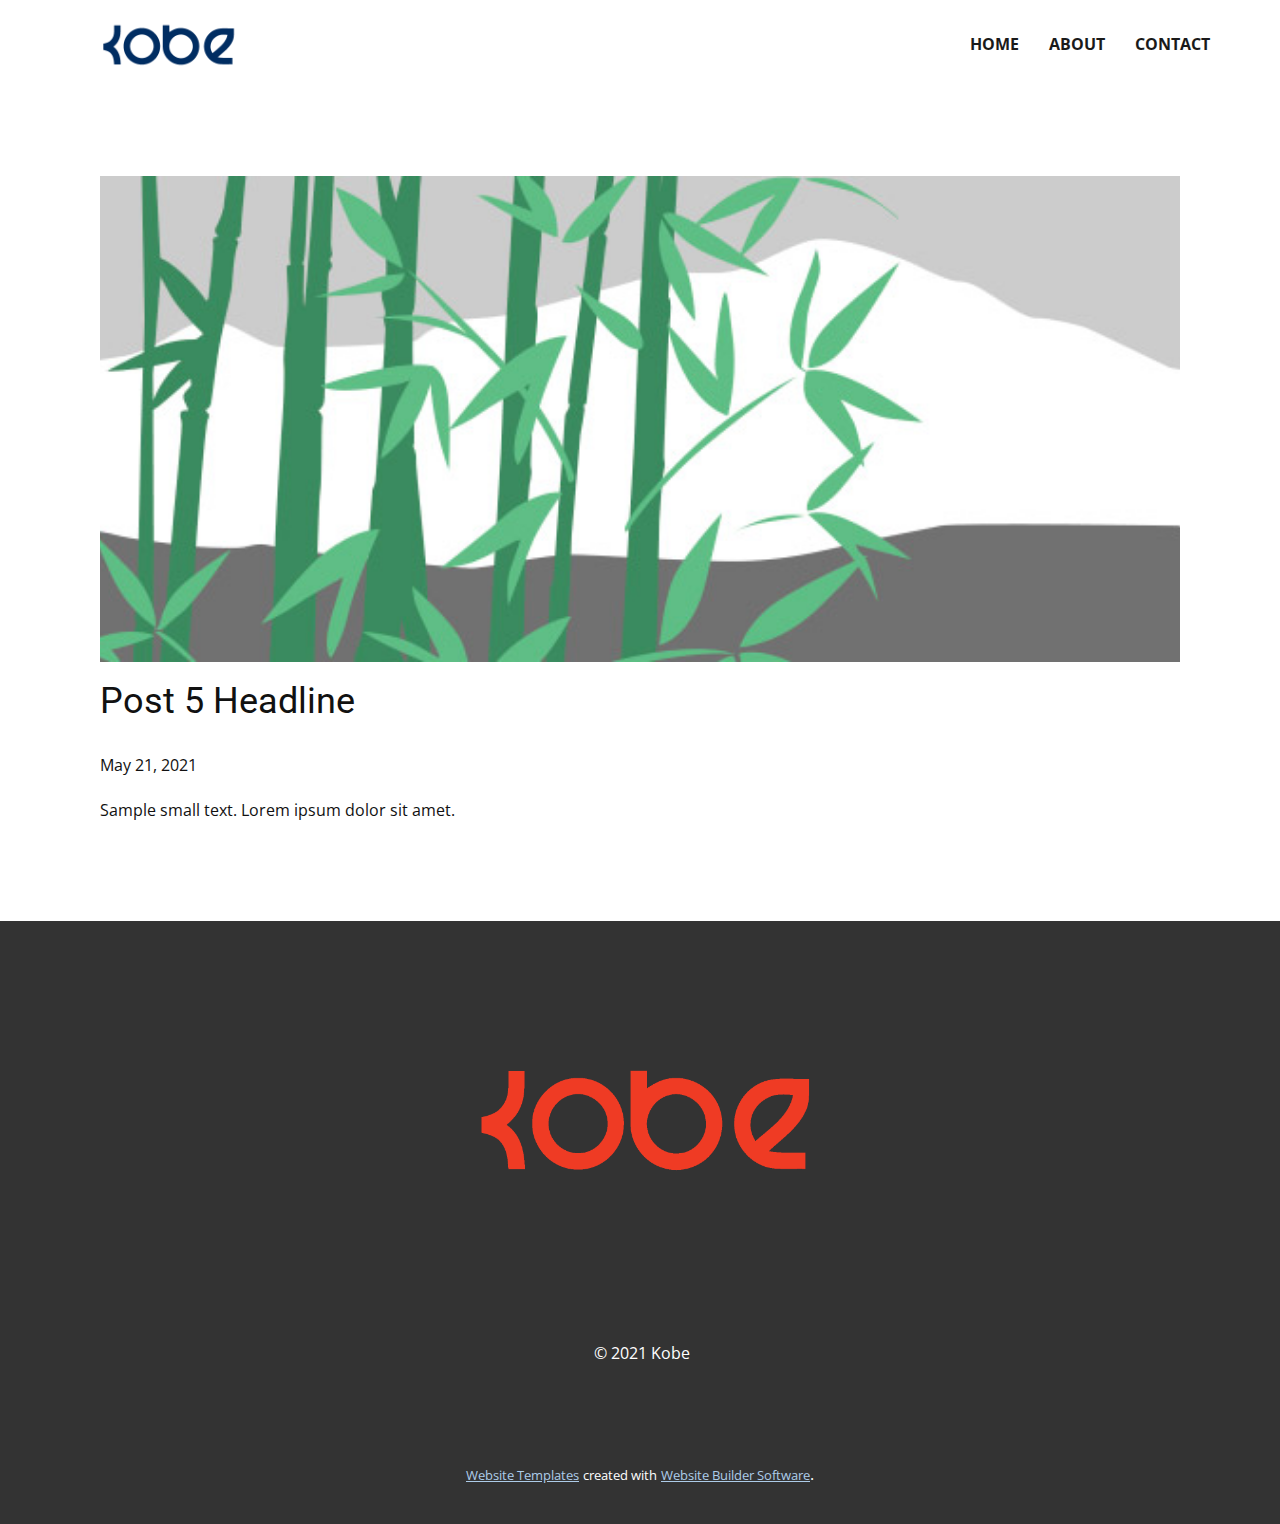
<file: blog/post-4.html>
<!doctype html>
<html style="font-size: 16px;"><head>
    <meta name="viewport" content="width=device-width, initial-scale=1.0">
    <meta charset="utf-8">
    <meta name="keywords" content="Post 1 Headline">
    <meta name="description" content="">
    <meta name="page_type" content="np-template-header-footer-from-plugin">
    <title>Post 5 Headline</title>
    <link rel="stylesheet" href="../nicepage.css" media="screen">
<link rel="stylesheet" href="../Post-Template.css" media="screen">
    <script class="u-script" type="text/javascript" src="../jquery.js" defer=""></script>
    <script class="u-script" type="text/javascript" src="../nicepage.js" defer=""></script>
    <meta name="generator" content="Nicepage 3.15.3, nicepage.com">
    <link id="u-theme-google-font" rel="stylesheet" href="https://fonts.googleapis.com/css?family=Roboto:100,100i,300,300i,400,400i,500,500i,700,700i,900,900i|Open+Sans:300,300i,400,400i,600,600i,700,700i,800,800i">
    
    
    <script type="application/ld+json">{
		"@context": "http://schema.org",
		"@type": "Organization",
		"name": "",
		"url": "index.html",
		"logo": "images/Screenshot259.png"
}</script>
    <meta property="og:title" content="Post Template">
    <meta property="og:type" content="website">
    <meta name="theme-color" content="#478ac9">
    <link rel="canonical" href="../index.html">
    <meta property="og:url" content="index.html">
  </head>
  <body class="u-body"><header class="u-clearfix u-header u-header" id="sec-4ed5"><div class="u-clearfix u-sheet u-sheet-1">
        <a href="https://nicepage.com" class="u-image u-logo u-image-1" data-image-width="1920" data-image-height="1080">
          <img src="../images/Screenshot259.png" class="u-logo-image u-logo-image-1" data-image-width="227.05">
        </a>
        <nav class="u-menu u-menu-dropdown u-offcanvas u-menu-1">
          <div class="menu-collapse" style="font-size: 1rem; letter-spacing: 0px; font-weight: 700; text-transform: uppercase;">
            <a class="u-button-style u-custom-active-border-color u-custom-active-color u-custom-border u-custom-border-color u-custom-borders u-custom-hover-border-color u-custom-hover-color u-custom-left-right-menu-spacing u-custom-padding-bottom u-custom-text-active-color u-custom-text-color u-custom-text-hover-color u-custom-top-bottom-menu-spacing u-nav-link u-text-active-palette-1-base u-text-hover-palette-2-base" href="#">
              <svg><use xmlns:xlink="http://www.w3.org/1999/xlink" xlink:href="#menu-hamburger"></use></svg>
              <svg version="1.1" xmlns="http://www.w3.org/2000/svg" xmlns:xlink="http://www.w3.org/1999/xlink"><defs><symbol id="menu-hamburger" viewBox="0 0 16 16" style="width: 16px; height: 16px;"><rect y="1" width="16" height="2"></rect><rect y="7" width="16" height="2"></rect><rect y="13" width="16" height="2"></rect>
</symbol>
</defs></svg>
            </a>
          </div>
          <div class="u-custom-menu u-nav-container">
            <ul class="u-nav u-spacing-30 u-unstyled u-nav-1"><li class="u-nav-item"><a class="u-border-2 u-border-active-palette-1-base u-border-hover-palette-1-light-1 u-border-no-left u-border-no-right u-border-no-top u-button-style u-nav-link u-text-active-grey-90 u-text-grey-90 u-text-hover-grey-90" href="../Home.html" style="padding: 10px 0px;">Home</a>
</li><li class="u-nav-item"><a class="u-border-2 u-border-active-palette-1-base u-border-hover-palette-1-light-1 u-border-no-left u-border-no-right u-border-no-top u-button-style u-nav-link u-text-active-grey-90 u-text-grey-90 u-text-hover-grey-90" href="../Home.html#carousel_6d48" data-page-id="587127176" style="padding: 10px 0px;">About</a>
</li><li class="u-nav-item"><a class="u-border-2 u-border-active-palette-1-base u-border-hover-palette-1-light-1 u-border-no-left u-border-no-right u-border-no-top u-button-style u-nav-link u-text-active-grey-90 u-text-grey-90 u-text-hover-grey-90" href="../Home.html#carousel_881e" data-page-id="587127176" style="padding: 10px 0px;">Contact</a>
</li></ul>
          </div>
          <div class="u-custom-menu u-nav-container-collapse">
            <div class="u-black u-container-style u-inner-container-layout u-opacity u-opacity-95 u-sidenav">
              <div class="u-sidenav-overflow">
                <div class="u-menu-close"></div>
                <ul class="u-align-center u-nav u-popupmenu-items u-unstyled u-nav-2"><li class="u-nav-item"><a class="u-button-style u-nav-link" href="../Home.html" style="padding: 10px 0px;">Home</a>
</li><li class="u-nav-item"><a class="u-button-style u-nav-link" href="../Home.html#carousel_6d48" data-page-id="587127176" style="padding: 10px 0px;">About</a>
</li><li class="u-nav-item"><a class="u-button-style u-nav-link" href="../Home.html#carousel_881e" data-page-id="587127176" style="padding: 10px 0px;">Contact</a>
</li></ul>
              </div>
            </div>
            <div class="u-black u-menu-overlay u-opacity u-opacity-70"></div>
          </div>
        </nav>
      </div></header>
    <section class="u-align-center u-clearfix u-section-1" id="sec-7f62">
      <div class="u-clearfix u-sheet u-valign-middle-md u-valign-middle-sm u-valign-middle-xs u-sheet-1"><!--post_details--><!--post_details_options_json--><!--{"source":""}--><!--/post_details_options_json--><!--blog_post-->
        <div class="u-container-style u-expanded-width u-post-details u-post-details-1">
          <div class="u-container-layout u-valign-middle u-container-layout-1"><!--blog_post_image-->
            <img alt="" class="u-blog-control u-expanded-width u-image u-image-default u-image-1" src="[data-uri]"><!--/blog_post_image--><!--blog_post_header-->
            <h2 class="u-blog-control u-text u-text-1">Post 5 Headline</h2><!--/blog_post_header--><!--blog_post_metadata-->
            <div class="u-blog-control u-metadata u-metadata-1"><!--blog_post_metadata_date-->
              <span class="u-meta-date u-meta-icon">May 21, 2021</span><!--/blog_post_metadata_date--><!--blog_post_metadata_category-->
              <!--/blog_post_metadata_category--><!--blog_post_metadata_comments-->
              <!--/blog_post_metadata_comments-->
            </div><!--/blog_post_metadata--><!--blog_post_content-->
            <div class="u-align-justify u-blog-control u-post-content u-text u-text-2 fr-view">
  Sample small text. Lorem ipsum dolor sit amet.
  </div><!--/blog_post_content-->
          </div>
        </div><!--/blog_post--><!--/post_details-->
      </div>
    </section>
    
    
    <footer class="u-align-center u-clearfix u-footer u-grey-80 u-footer" id="sec-b495"><div class="u-clearfix u-sheet u-sheet-1">
        <img class="u-image u-image-default u-image-1" src="../images/Screenshot2591.png" alt="" data-image-width="1920" data-image-height="1080">
        <p class="u-text u-text-1">&nbsp;© 2021 Kobe</p>
      </div></footer>
    <section class="u-backlink u-clearfix u-grey-80">
      <a class="u-link" href="https://nicepage.com/website-templates" target="_blank">
        <span>Website Templates</span>
      </a>
      <p class="u-text">
        <span>created with</span>
      </p>
      <a class="u-link" href="https://nicepage.com/" target="_blank">
        <span>Website Builder Software</span>
      </a>. 
    </section>
  
</body></html>
</file>
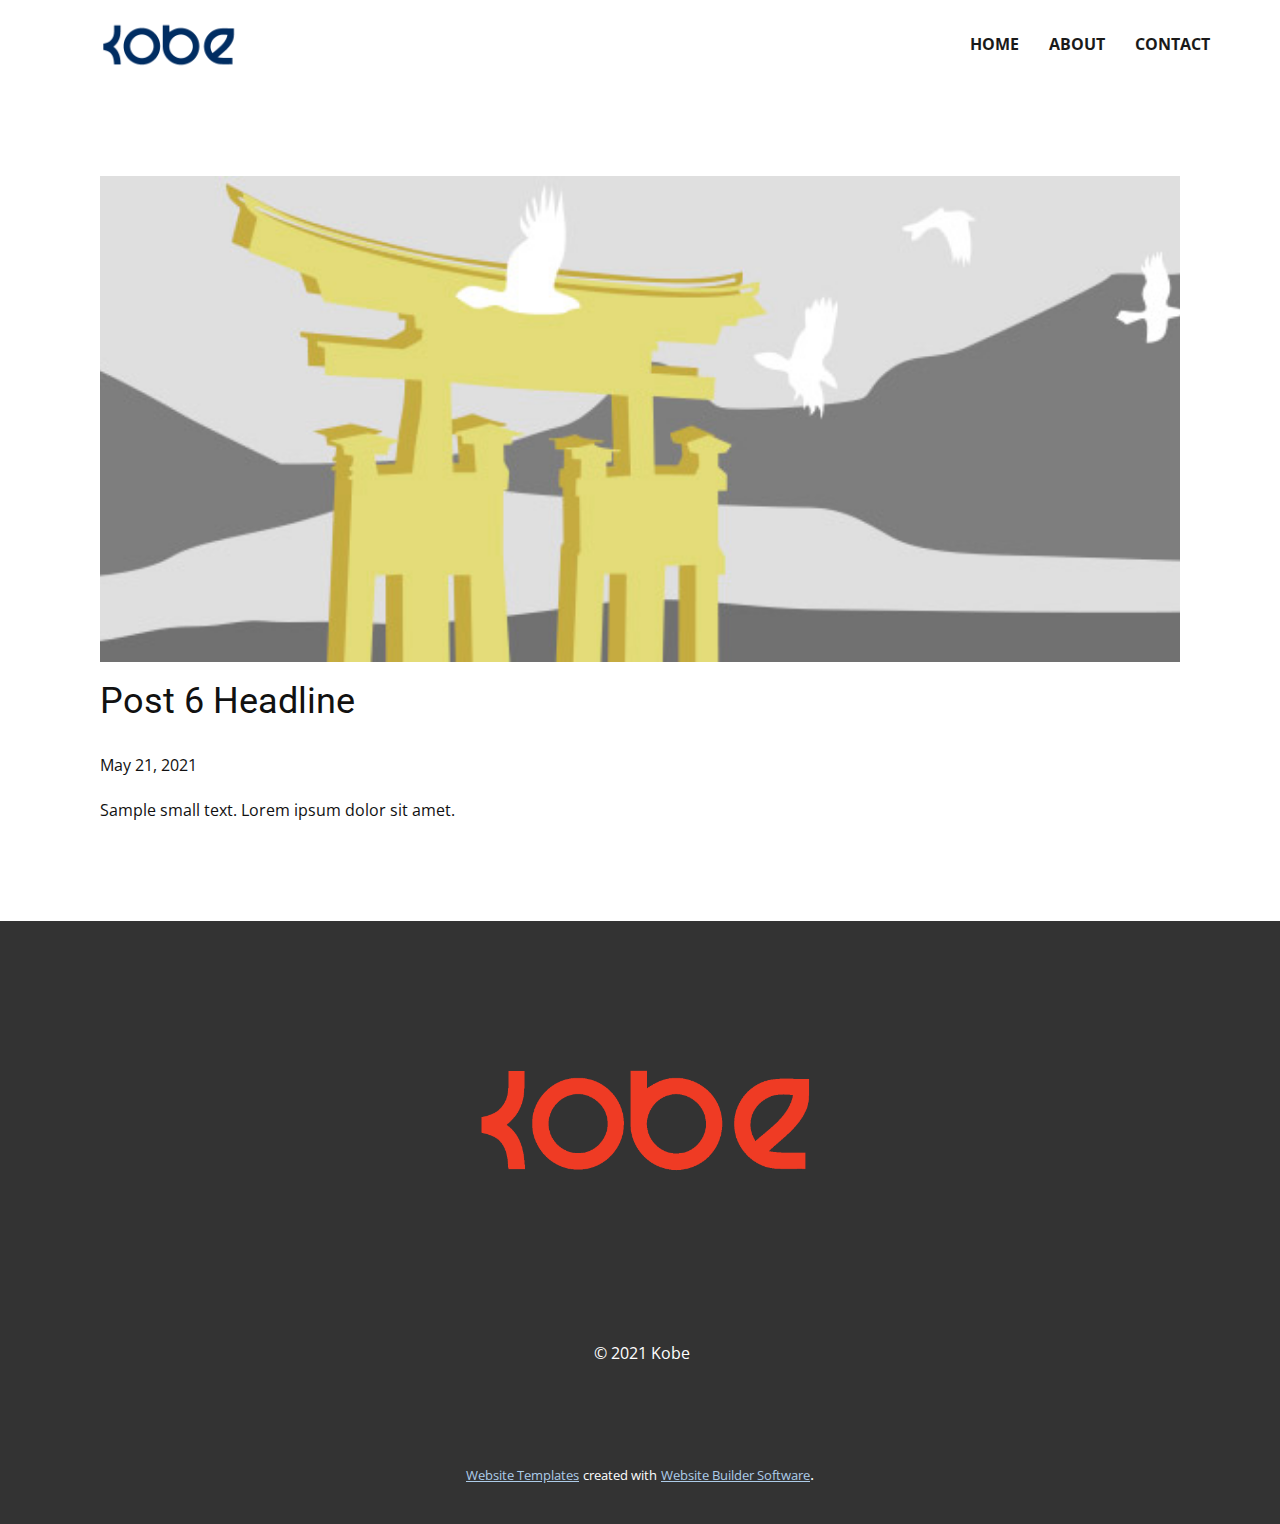
<file: blog/post-5.html>
<!doctype html>
<html style="font-size: 16px;"><head>
    <meta name="viewport" content="width=device-width, initial-scale=1.0">
    <meta charset="utf-8">
    <meta name="keywords" content="Post 1 Headline">
    <meta name="description" content="">
    <meta name="page_type" content="np-template-header-footer-from-plugin">
    <title>Post 6 Headline</title>
    <link rel="stylesheet" href="../nicepage.css" media="screen">
<link rel="stylesheet" href="../Post-Template.css" media="screen">
    <script class="u-script" type="text/javascript" src="../jquery.js" defer=""></script>
    <script class="u-script" type="text/javascript" src="../nicepage.js" defer=""></script>
    <meta name="generator" content="Nicepage 3.15.3, nicepage.com">
    <link id="u-theme-google-font" rel="stylesheet" href="https://fonts.googleapis.com/css?family=Roboto:100,100i,300,300i,400,400i,500,500i,700,700i,900,900i|Open+Sans:300,300i,400,400i,600,600i,700,700i,800,800i">
    
    
    <script type="application/ld+json">{
		"@context": "http://schema.org",
		"@type": "Organization",
		"name": "",
		"url": "index.html",
		"logo": "images/Screenshot259.png"
}</script>
    <meta property="og:title" content="Post Template">
    <meta property="og:type" content="website">
    <meta name="theme-color" content="#478ac9">
    <link rel="canonical" href="../index.html">
    <meta property="og:url" content="index.html">
  </head>
  <body class="u-body"><header class="u-clearfix u-header u-header" id="sec-4ed5"><div class="u-clearfix u-sheet u-sheet-1">
        <a href="https://nicepage.com" class="u-image u-logo u-image-1" data-image-width="1920" data-image-height="1080">
          <img src="../images/Screenshot259.png" class="u-logo-image u-logo-image-1" data-image-width="227.05">
        </a>
        <nav class="u-menu u-menu-dropdown u-offcanvas u-menu-1">
          <div class="menu-collapse" style="font-size: 1rem; letter-spacing: 0px; font-weight: 700; text-transform: uppercase;">
            <a class="u-button-style u-custom-active-border-color u-custom-active-color u-custom-border u-custom-border-color u-custom-borders u-custom-hover-border-color u-custom-hover-color u-custom-left-right-menu-spacing u-custom-padding-bottom u-custom-text-active-color u-custom-text-color u-custom-text-hover-color u-custom-top-bottom-menu-spacing u-nav-link u-text-active-palette-1-base u-text-hover-palette-2-base" href="#">
              <svg><use xmlns:xlink="http://www.w3.org/1999/xlink" xlink:href="#menu-hamburger"></use></svg>
              <svg version="1.1" xmlns="http://www.w3.org/2000/svg" xmlns:xlink="http://www.w3.org/1999/xlink"><defs><symbol id="menu-hamburger" viewBox="0 0 16 16" style="width: 16px; height: 16px;"><rect y="1" width="16" height="2"></rect><rect y="7" width="16" height="2"></rect><rect y="13" width="16" height="2"></rect>
</symbol>
</defs></svg>
            </a>
          </div>
          <div class="u-custom-menu u-nav-container">
            <ul class="u-nav u-spacing-30 u-unstyled u-nav-1"><li class="u-nav-item"><a class="u-border-2 u-border-active-palette-1-base u-border-hover-palette-1-light-1 u-border-no-left u-border-no-right u-border-no-top u-button-style u-nav-link u-text-active-grey-90 u-text-grey-90 u-text-hover-grey-90" href="../Home.html" style="padding: 10px 0px;">Home</a>
</li><li class="u-nav-item"><a class="u-border-2 u-border-active-palette-1-base u-border-hover-palette-1-light-1 u-border-no-left u-border-no-right u-border-no-top u-button-style u-nav-link u-text-active-grey-90 u-text-grey-90 u-text-hover-grey-90" href="../Home.html#carousel_6d48" data-page-id="587127176" style="padding: 10px 0px;">About</a>
</li><li class="u-nav-item"><a class="u-border-2 u-border-active-palette-1-base u-border-hover-palette-1-light-1 u-border-no-left u-border-no-right u-border-no-top u-button-style u-nav-link u-text-active-grey-90 u-text-grey-90 u-text-hover-grey-90" href="../Home.html#carousel_881e" data-page-id="587127176" style="padding: 10px 0px;">Contact</a>
</li></ul>
          </div>
          <div class="u-custom-menu u-nav-container-collapse">
            <div class="u-black u-container-style u-inner-container-layout u-opacity u-opacity-95 u-sidenav">
              <div class="u-sidenav-overflow">
                <div class="u-menu-close"></div>
                <ul class="u-align-center u-nav u-popupmenu-items u-unstyled u-nav-2"><li class="u-nav-item"><a class="u-button-style u-nav-link" href="../Home.html" style="padding: 10px 0px;">Home</a>
</li><li class="u-nav-item"><a class="u-button-style u-nav-link" href="../Home.html#carousel_6d48" data-page-id="587127176" style="padding: 10px 0px;">About</a>
</li><li class="u-nav-item"><a class="u-button-style u-nav-link" href="../Home.html#carousel_881e" data-page-id="587127176" style="padding: 10px 0px;">Contact</a>
</li></ul>
              </div>
            </div>
            <div class="u-black u-menu-overlay u-opacity u-opacity-70"></div>
          </div>
        </nav>
      </div></header>
    <section class="u-align-center u-clearfix u-section-1" id="sec-7f62">
      <div class="u-clearfix u-sheet u-valign-middle-md u-valign-middle-sm u-valign-middle-xs u-sheet-1"><!--post_details--><!--post_details_options_json--><!--{"source":""}--><!--/post_details_options_json--><!--blog_post-->
        <div class="u-container-style u-expanded-width u-post-details u-post-details-1">
          <div class="u-container-layout u-valign-middle u-container-layout-1"><!--blog_post_image-->
            <img alt="" class="u-blog-control u-expanded-width u-image u-image-default u-image-1" src="[data-uri]"><!--/blog_post_image--><!--blog_post_header-->
            <h2 class="u-blog-control u-text u-text-1">Post 6 Headline</h2><!--/blog_post_header--><!--blog_post_metadata-->
            <div class="u-blog-control u-metadata u-metadata-1"><!--blog_post_metadata_date-->
              <span class="u-meta-date u-meta-icon">May 21, 2021</span><!--/blog_post_metadata_date--><!--blog_post_metadata_category-->
              <!--/blog_post_metadata_category--><!--blog_post_metadata_comments-->
              <!--/blog_post_metadata_comments-->
            </div><!--/blog_post_metadata--><!--blog_post_content-->
            <div class="u-align-justify u-blog-control u-post-content u-text u-text-2 fr-view">
  Sample small text. Lorem ipsum dolor sit amet.
  </div><!--/blog_post_content-->
          </div>
        </div><!--/blog_post--><!--/post_details-->
      </div>
    </section>
    
    
    <footer class="u-align-center u-clearfix u-footer u-grey-80 u-footer" id="sec-b495"><div class="u-clearfix u-sheet u-sheet-1">
        <img class="u-image u-image-default u-image-1" src="../images/Screenshot2591.png" alt="" data-image-width="1920" data-image-height="1080">
        <p class="u-text u-text-1">&nbsp;© 2021 Kobe</p>
      </div></footer>
    <section class="u-backlink u-clearfix u-grey-80">
      <a class="u-link" href="https://nicepage.com/website-templates" target="_blank">
        <span>Website Templates</span>
      </a>
      <p class="u-text">
        <span>created with</span>
      </p>
      <a class="u-link" href="https://nicepage.com/" target="_blank">
        <span>Website Builder Software</span>
      </a>. 
    </section>
  
</body></html>
</file>
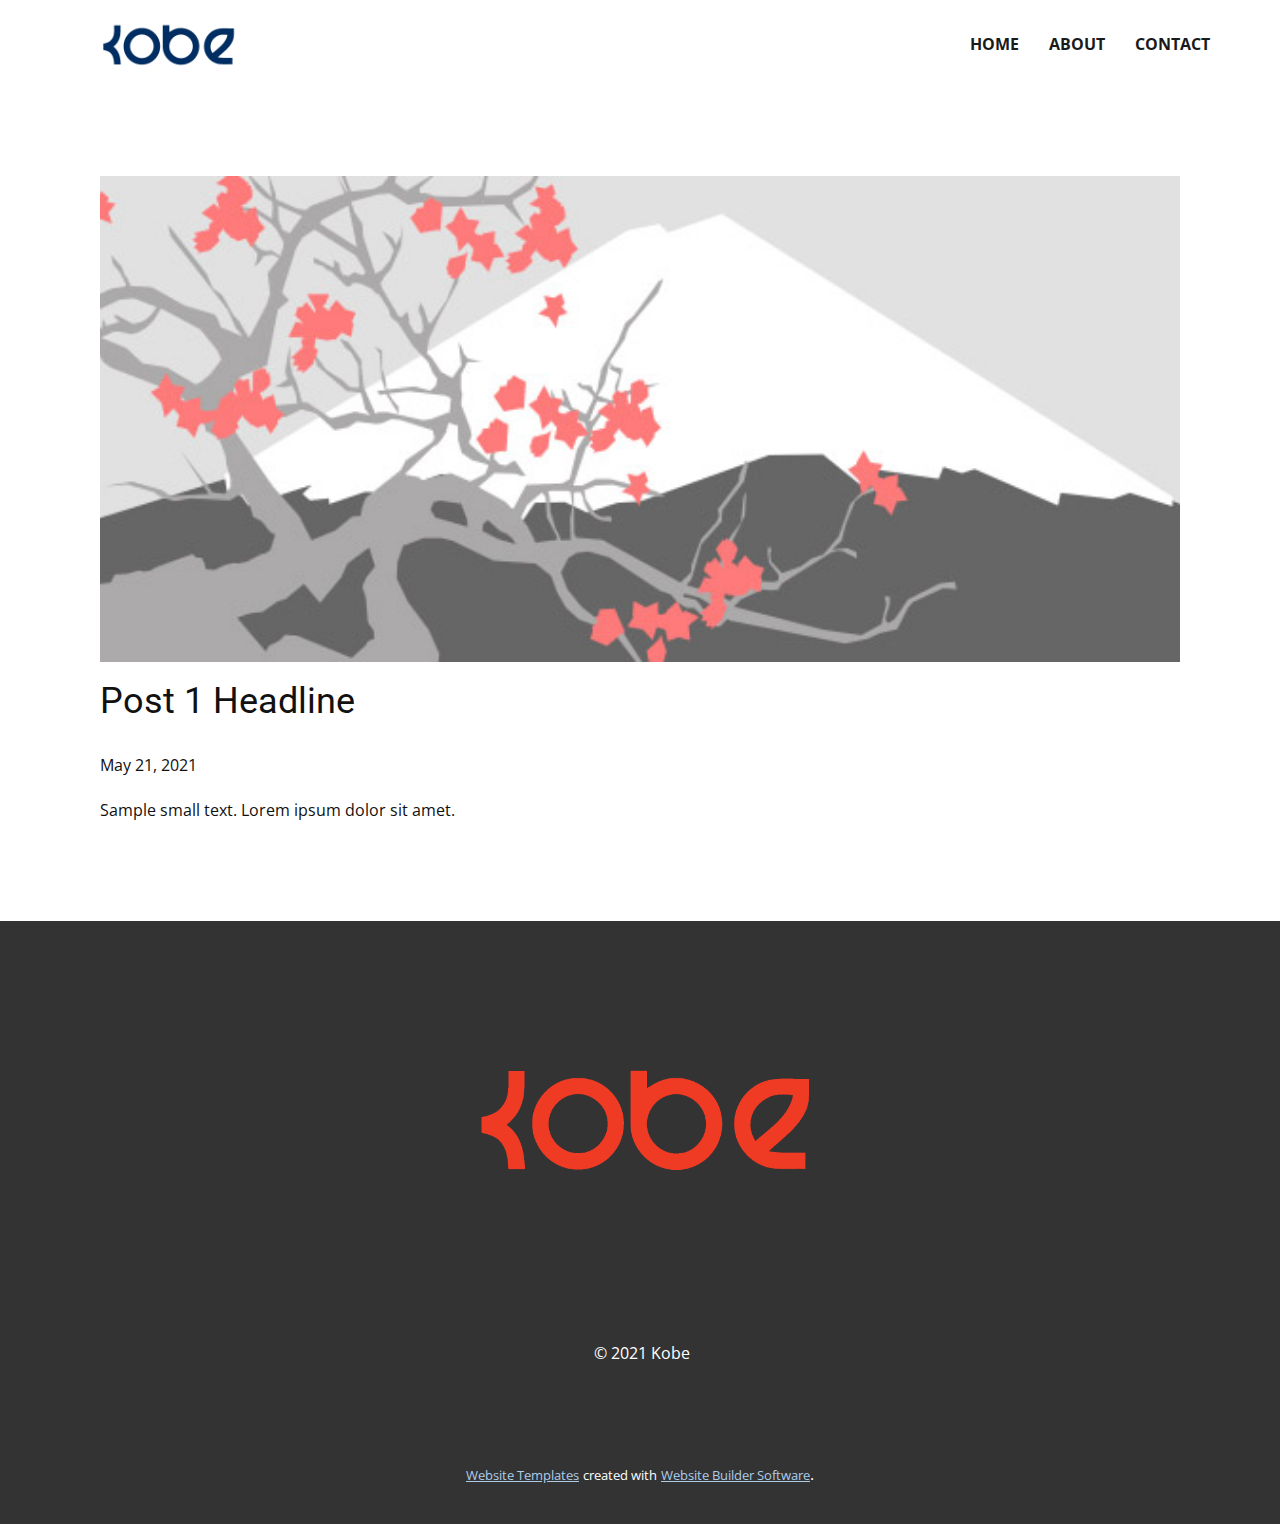
<file: blog/post.html>
<!doctype html>
<html style="font-size: 16px;"><head>
    <meta name="viewport" content="width=device-width, initial-scale=1.0">
    <meta charset="utf-8">
    <meta name="keywords" content="Post 1 Headline">
    <meta name="description" content="">
    <meta name="page_type" content="np-template-header-footer-from-plugin">
    <title>Post 1 Headline</title>
    <link rel="stylesheet" href="../nicepage.css" media="screen">
<link rel="stylesheet" href="../Post-Template.css" media="screen">
    <script class="u-script" type="text/javascript" src="../jquery.js" defer=""></script>
    <script class="u-script" type="text/javascript" src="../nicepage.js" defer=""></script>
    <meta name="generator" content="Nicepage 3.15.3, nicepage.com">
    <link id="u-theme-google-font" rel="stylesheet" href="https://fonts.googleapis.com/css?family=Roboto:100,100i,300,300i,400,400i,500,500i,700,700i,900,900i|Open+Sans:300,300i,400,400i,600,600i,700,700i,800,800i">
    
    
    <script type="application/ld+json">{
		"@context": "http://schema.org",
		"@type": "Organization",
		"name": "",
		"url": "index.html",
		"logo": "images/Screenshot259.png"
}</script>
    <meta property="og:title" content="Post Template">
    <meta property="og:type" content="website">
    <meta name="theme-color" content="#478ac9">
    <link rel="canonical" href="../index.html">
    <meta property="og:url" content="index.html">
  </head>
  <body class="u-body"><header class="u-clearfix u-header u-header" id="sec-4ed5"><div class="u-clearfix u-sheet u-sheet-1">
        <a href="https://nicepage.com" class="u-image u-logo u-image-1" data-image-width="1920" data-image-height="1080">
          <img src="../images/Screenshot259.png" class="u-logo-image u-logo-image-1" data-image-width="227.05">
        </a>
        <nav class="u-menu u-menu-dropdown u-offcanvas u-menu-1">
          <div class="menu-collapse" style="font-size: 1rem; letter-spacing: 0px; font-weight: 700; text-transform: uppercase;">
            <a class="u-button-style u-custom-active-border-color u-custom-active-color u-custom-border u-custom-border-color u-custom-borders u-custom-hover-border-color u-custom-hover-color u-custom-left-right-menu-spacing u-custom-padding-bottom u-custom-text-active-color u-custom-text-color u-custom-text-hover-color u-custom-top-bottom-menu-spacing u-nav-link u-text-active-palette-1-base u-text-hover-palette-2-base" href="#">
              <svg><use xmlns:xlink="http://www.w3.org/1999/xlink" xlink:href="#menu-hamburger"></use></svg>
              <svg version="1.1" xmlns="http://www.w3.org/2000/svg" xmlns:xlink="http://www.w3.org/1999/xlink"><defs><symbol id="menu-hamburger" viewBox="0 0 16 16" style="width: 16px; height: 16px;"><rect y="1" width="16" height="2"></rect><rect y="7" width="16" height="2"></rect><rect y="13" width="16" height="2"></rect>
</symbol>
</defs></svg>
            </a>
          </div>
          <div class="u-custom-menu u-nav-container">
            <ul class="u-nav u-spacing-30 u-unstyled u-nav-1"><li class="u-nav-item"><a class="u-border-2 u-border-active-palette-1-base u-border-hover-palette-1-light-1 u-border-no-left u-border-no-right u-border-no-top u-button-style u-nav-link u-text-active-grey-90 u-text-grey-90 u-text-hover-grey-90" href="../Home.html" style="padding: 10px 0px;">Home</a>
</li><li class="u-nav-item"><a class="u-border-2 u-border-active-palette-1-base u-border-hover-palette-1-light-1 u-border-no-left u-border-no-right u-border-no-top u-button-style u-nav-link u-text-active-grey-90 u-text-grey-90 u-text-hover-grey-90" href="../Home.html#carousel_6d48" data-page-id="587127176" style="padding: 10px 0px;">About</a>
</li><li class="u-nav-item"><a class="u-border-2 u-border-active-palette-1-base u-border-hover-palette-1-light-1 u-border-no-left u-border-no-right u-border-no-top u-button-style u-nav-link u-text-active-grey-90 u-text-grey-90 u-text-hover-grey-90" href="../Home.html#carousel_881e" data-page-id="587127176" style="padding: 10px 0px;">Contact</a>
</li></ul>
          </div>
          <div class="u-custom-menu u-nav-container-collapse">
            <div class="u-black u-container-style u-inner-container-layout u-opacity u-opacity-95 u-sidenav">
              <div class="u-sidenav-overflow">
                <div class="u-menu-close"></div>
                <ul class="u-align-center u-nav u-popupmenu-items u-unstyled u-nav-2"><li class="u-nav-item"><a class="u-button-style u-nav-link" href="../Home.html" style="padding: 10px 0px;">Home</a>
</li><li class="u-nav-item"><a class="u-button-style u-nav-link" href="../Home.html#carousel_6d48" data-page-id="587127176" style="padding: 10px 0px;">About</a>
</li><li class="u-nav-item"><a class="u-button-style u-nav-link" href="../Home.html#carousel_881e" data-page-id="587127176" style="padding: 10px 0px;">Contact</a>
</li></ul>
              </div>
            </div>
            <div class="u-black u-menu-overlay u-opacity u-opacity-70"></div>
          </div>
        </nav>
      </div></header>
    <section class="u-align-center u-clearfix u-section-1" id="sec-7f62">
      <div class="u-clearfix u-sheet u-valign-middle-md u-valign-middle-sm u-valign-middle-xs u-sheet-1"><!--post_details--><!--post_details_options_json--><!--{"source":""}--><!--/post_details_options_json--><!--blog_post-->
        <div class="u-container-style u-expanded-width u-post-details u-post-details-1">
          <div class="u-container-layout u-valign-middle u-container-layout-1"><!--blog_post_image-->
            <img alt="" class="u-blog-control u-expanded-width u-image u-image-default u-image-1" src="[data-uri]"><!--/blog_post_image--><!--blog_post_header-->
            <h2 class="u-blog-control u-text u-text-1">Post 1 Headline</h2><!--/blog_post_header--><!--blog_post_metadata-->
            <div class="u-blog-control u-metadata u-metadata-1"><!--blog_post_metadata_date-->
              <span class="u-meta-date u-meta-icon">May 21, 2021</span><!--/blog_post_metadata_date--><!--blog_post_metadata_category-->
              <!--/blog_post_metadata_category--><!--blog_post_metadata_comments-->
              <!--/blog_post_metadata_comments-->
            </div><!--/blog_post_metadata--><!--blog_post_content-->
            <div class="u-align-justify u-blog-control u-post-content u-text u-text-2 fr-view">
  Sample small text. Lorem ipsum dolor sit amet.
  </div><!--/blog_post_content-->
          </div>
        </div><!--/blog_post--><!--/post_details-->
      </div>
    </section>
    
    
    <footer class="u-align-center u-clearfix u-footer u-grey-80 u-footer" id="sec-b495"><div class="u-clearfix u-sheet u-sheet-1">
        <img class="u-image u-image-default u-image-1" src="../images/Screenshot2591.png" alt="" data-image-width="1920" data-image-height="1080">
        <p class="u-text u-text-1">&nbsp;© 2021 Kobe</p>
      </div></footer>
    <section class="u-backlink u-clearfix u-grey-80">
      <a class="u-link" href="https://nicepage.com/website-templates" target="_blank">
        <span>Website Templates</span>
      </a>
      <p class="u-text">
        <span>created with</span>
      </p>
      <a class="u-link" href="https://nicepage.com/" target="_blank">
        <span>Website Builder Software</span>
      </a>. 
    </section>
  
</body></html>
</file>
